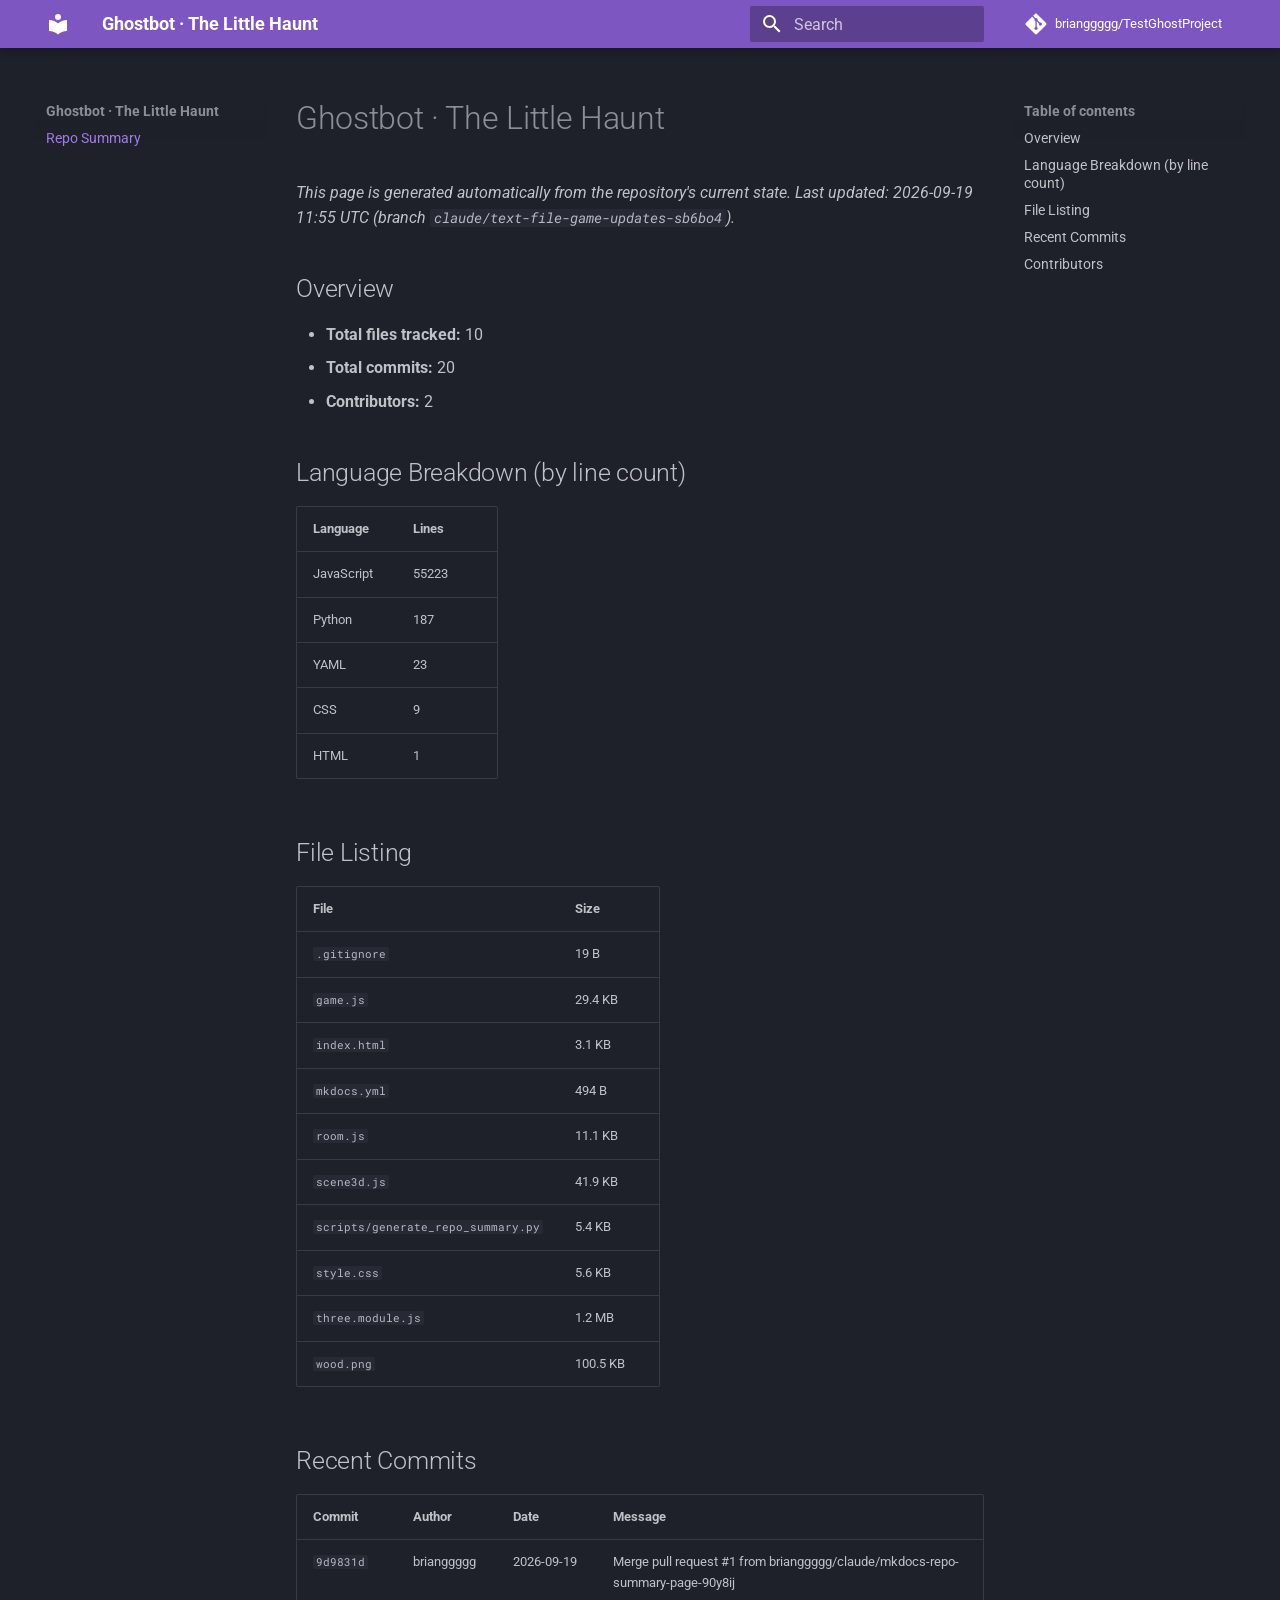
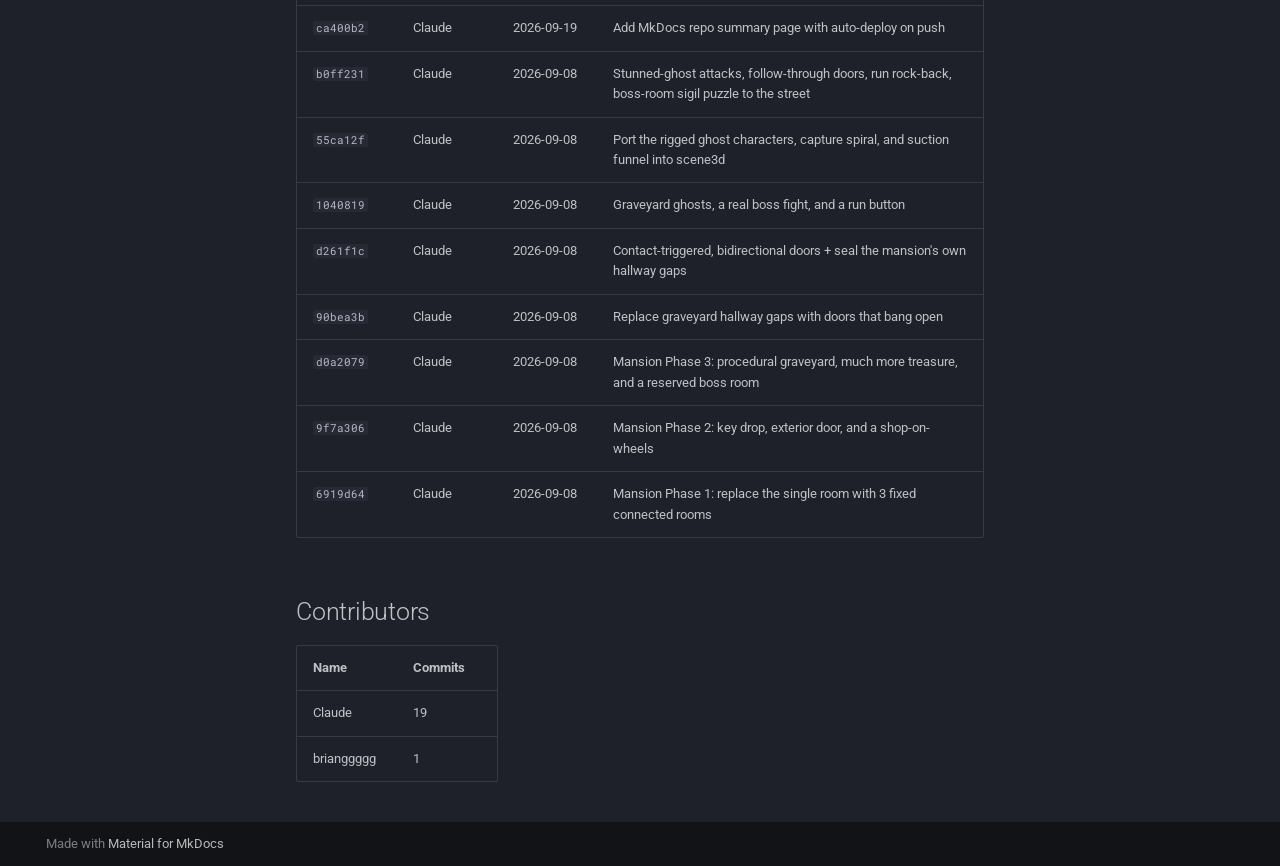
<file: index.html>
<!doctype html>
<html lang="en" class="no-js">
  <head>
    
      <meta charset="utf-8">
      <meta name="viewport" content="width=device-width,initial-scale=1">
      
        <meta name="description" content="Auto-generated repository summary for the Ghostbot 3D game project.">
      
      
      
      
      
      
        
      
      
      <link rel="icon" href="assets/images/favicon.png">
      <meta name="generator" content="mkdocs-1.6.1, mkdocs-material-9.7.7">
    
    
      
        <title>Ghostbot · The Little Haunt</title>
      
    
    
      <link rel="stylesheet" href="assets/stylesheets/main.ec1eaa64.min.css">
      
        
        <link rel="stylesheet" href="assets/stylesheets/palette.ab4e12ef.min.css">
      
      


    
    
      
    
    
      
        
        
        <link rel="preconnect" href="https://fonts.gstatic.com" crossorigin>
        <link rel="stylesheet" href="https://fonts.googleapis.com/css?family=Roboto:300,300i,400,400i,700,700i%7CRoboto+Mono:400,400i,700,700i&display=fallback">
        <style>:root{--md-text-font:"Roboto";--md-code-font:"Roboto Mono"}</style>
      
    
    
    <script>__md_scope=new URL(".",location),__md_hash=e=>[...e].reduce(((e,_)=>(e<<5)-e+_.charCodeAt(0)),0),__md_get=(e,_=localStorage,t=__md_scope)=>JSON.parse(_.getItem(t.pathname+"."+e)),__md_set=(e,_,t=localStorage,a=__md_scope)=>{try{t.setItem(a.pathname+"."+e,JSON.stringify(_))}catch(e){}}</script>
    
      

    
    
  </head>
  
  
    
    
    
    
    
    <body dir="ltr" data-md-color-scheme="slate" data-md-color-primary="deep-purple" data-md-color-accent="purple">
  
    
    <input class="md-toggle" data-md-toggle="drawer" type="checkbox" id="__drawer" autocomplete="off">
    <input class="md-toggle" data-md-toggle="search" type="checkbox" id="__search" autocomplete="off">
    <label class="md-overlay" for="__drawer"></label>
    <div data-md-component="skip">
      
        
        <a href="#ghostbot-the-little-haunt" class="md-skip">
          Skip to content
        </a>
      
    </div>
    <div data-md-component="announce">
      
    </div>
    
    
      

  

<header class="md-header md-header--shadow" data-md-component="header">
  <nav class="md-header__inner md-grid" aria-label="Header">
    <a href="." title="Ghostbot · The Little Haunt" class="md-header__button md-logo" aria-label="Ghostbot · The Little Haunt" data-md-component="logo">
      
  
  <svg xmlns="http://www.w3.org/2000/svg" viewBox="0 0 24 24"><path d="M12 8a3 3 0 0 0 3-3 3 3 0 0 0-3-3 3 3 0 0 0-3 3 3 3 0 0 0 3 3m0 3.54C9.64 9.35 6.5 8 3 8v11c3.5 0 6.64 1.35 9 3.54 2.36-2.19 5.5-3.54 9-3.54V8c-3.5 0-6.64 1.35-9 3.54"/></svg>

    </a>
    <label class="md-header__button md-icon" for="__drawer">
      
      <svg xmlns="http://www.w3.org/2000/svg" viewBox="0 0 24 24"><path d="M3 6h18v2H3zm0 5h18v2H3zm0 5h18v2H3z"/></svg>
    </label>
    <div class="md-header__title" data-md-component="header-title">
      <div class="md-header__ellipsis">
        <div class="md-header__topic">
          <span class="md-ellipsis">
            Ghostbot · The Little Haunt
          </span>
        </div>
        <div class="md-header__topic" data-md-component="header-topic">
          <span class="md-ellipsis">
            
              Repo Summary
            
          </span>
        </div>
      </div>
    </div>
    
      
    
    
    
    
      
      
        <label class="md-header__button md-icon" for="__search">
          
          <svg xmlns="http://www.w3.org/2000/svg" viewBox="0 0 24 24"><path d="M9.5 3A6.5 6.5 0 0 1 16 9.5c0 1.61-.59 3.09-1.56 4.23l.27.27h.79l5 5-1.5 1.5-5-5v-.79l-.27-.27A6.52 6.52 0 0 1 9.5 16 6.5 6.5 0 0 1 3 9.5 6.5 6.5 0 0 1 9.5 3m0 2C7 5 5 7 5 9.5S7 14 9.5 14 14 12 14 9.5 12 5 9.5 5"/></svg>
        </label>
        <div class="md-search" data-md-component="search" role="dialog">
  <label class="md-search__overlay" for="__search"></label>
  <div class="md-search__inner" role="search">
    <form class="md-search__form" name="search">
      <input type="text" class="md-search__input" name="query" aria-label="Search" placeholder="Search" autocapitalize="off" autocorrect="off" autocomplete="off" spellcheck="false" data-md-component="search-query" required>
      <label class="md-search__icon md-icon" for="__search">
        
        <svg xmlns="http://www.w3.org/2000/svg" viewBox="0 0 24 24"><path d="M9.5 3A6.5 6.5 0 0 1 16 9.5c0 1.61-.59 3.09-1.56 4.23l.27.27h.79l5 5-1.5 1.5-5-5v-.79l-.27-.27A6.52 6.52 0 0 1 9.5 16 6.5 6.5 0 0 1 3 9.5 6.5 6.5 0 0 1 9.5 3m0 2C7 5 5 7 5 9.5S7 14 9.5 14 14 12 14 9.5 12 5 9.5 5"/></svg>
        
        <svg xmlns="http://www.w3.org/2000/svg" viewBox="0 0 24 24"><path d="M20 11v2H8l5.5 5.5-1.42 1.42L4.16 12l7.92-7.92L13.5 5.5 8 11z"/></svg>
      </label>
      <nav class="md-search__options" aria-label="Search">
        
        <button type="reset" class="md-search__icon md-icon" title="Clear" aria-label="Clear" tabindex="-1">
          
          <svg xmlns="http://www.w3.org/2000/svg" viewBox="0 0 24 24"><path d="M19 6.41 17.59 5 12 10.59 6.41 5 5 6.41 10.59 12 5 17.59 6.41 19 12 13.41 17.59 19 19 17.59 13.41 12z"/></svg>
        </button>
      </nav>
      
    </form>
    <div class="md-search__output">
      <div class="md-search__scrollwrap" tabindex="0" data-md-scrollfix>
        <div class="md-search-result" data-md-component="search-result">
          <div class="md-search-result__meta">
            Initializing search
          </div>
          <ol class="md-search-result__list" role="presentation"></ol>
        </div>
      </div>
    </div>
  </div>
</div>
      
    
    
      <div class="md-header__source">
        <a href="https://github.com/brianggggg/TestGhostProject" title="Go to repository" class="md-source" data-md-component="source">
  <div class="md-source__icon md-icon">
    
    <svg xmlns="http://www.w3.org/2000/svg" viewBox="0 0 448 512"><!--! Font Awesome Free 7.1.0 by @fontawesome - https://fontawesome.com License - https://fontawesome.com/license/free (Icons: CC BY 4.0, Fonts: SIL OFL 1.1, Code: MIT License) Copyright 2025 Fonticons, Inc.--><path d="M439.6 236.1 244 40.5c-5.4-5.5-12.8-8.5-20.4-8.5s-15 3-20.4 8.4L162.5 81l51.5 51.5c27.1-9.1 52.7 16.8 43.4 43.7l49.7 49.7c34.2-11.8 61.2 31 35.5 56.7-26.5 26.5-70.2-2.9-56-37.3L240.3 199v121.9c25.3 12.5 22.3 41.8 9.1 55-6.4 6.4-15.2 10.1-24.3 10.1s-17.8-3.6-24.3-10.1c-17.6-17.6-11.1-46.9 11.2-56v-123c-20.8-8.5-24.6-30.7-18.6-45L142.6 101 8.5 235.1C3 240.6 0 247.9 0 255.5s3 15 8.5 20.4l195.6 195.7c5.4 5.4 12.7 8.4 20.4 8.4s15-3 20.4-8.4l194.7-194.7c5.4-5.4 8.4-12.8 8.4-20.4s-3-15-8.4-20.4"/></svg>
  </div>
  <div class="md-source__repository">
    brianggggg/TestGhostProject
  </div>
</a>
      </div>
    
  </nav>
  
</header>
    
    <div class="md-container" data-md-component="container">
      
      
        
          
        
      
      <main class="md-main" data-md-component="main">
        <div class="md-main__inner md-grid">
          
            
              
              <div class="md-sidebar md-sidebar--primary" data-md-component="sidebar" data-md-type="navigation" >
                <div class="md-sidebar__scrollwrap">
                  <div class="md-sidebar__inner">
                    



<nav class="md-nav md-nav--primary" aria-label="Navigation" data-md-level="0">
  <label class="md-nav__title" for="__drawer">
    <a href="." title="Ghostbot · The Little Haunt" class="md-nav__button md-logo" aria-label="Ghostbot · The Little Haunt" data-md-component="logo">
      
  
  <svg xmlns="http://www.w3.org/2000/svg" viewBox="0 0 24 24"><path d="M12 8a3 3 0 0 0 3-3 3 3 0 0 0-3-3 3 3 0 0 0-3 3 3 3 0 0 0 3 3m0 3.54C9.64 9.35 6.5 8 3 8v11c3.5 0 6.64 1.35 9 3.54 2.36-2.19 5.5-3.54 9-3.54V8c-3.5 0-6.64 1.35-9 3.54"/></svg>

    </a>
    Ghostbot · The Little Haunt
  </label>
  
    <div class="md-nav__source">
      <a href="https://github.com/brianggggg/TestGhostProject" title="Go to repository" class="md-source" data-md-component="source">
  <div class="md-source__icon md-icon">
    
    <svg xmlns="http://www.w3.org/2000/svg" viewBox="0 0 448 512"><!--! Font Awesome Free 7.1.0 by @fontawesome - https://fontawesome.com License - https://fontawesome.com/license/free (Icons: CC BY 4.0, Fonts: SIL OFL 1.1, Code: MIT License) Copyright 2025 Fonticons, Inc.--><path d="M439.6 236.1 244 40.5c-5.4-5.5-12.8-8.5-20.4-8.5s-15 3-20.4 8.4L162.5 81l51.5 51.5c27.1-9.1 52.7 16.8 43.4 43.7l49.7 49.7c34.2-11.8 61.2 31 35.5 56.7-26.5 26.5-70.2-2.9-56-37.3L240.3 199v121.9c25.3 12.5 22.3 41.8 9.1 55-6.4 6.4-15.2 10.1-24.3 10.1s-17.8-3.6-24.3-10.1c-17.6-17.6-11.1-46.9 11.2-56v-123c-20.8-8.5-24.6-30.7-18.6-45L142.6 101 8.5 235.1C3 240.6 0 247.9 0 255.5s3 15 8.5 20.4l195.6 195.7c5.4 5.4 12.7 8.4 20.4 8.4s15-3 20.4-8.4l194.7-194.7c5.4-5.4 8.4-12.8 8.4-20.4s-3-15-8.4-20.4"/></svg>
  </div>
  <div class="md-source__repository">
    brianggggg/TestGhostProject
  </div>
</a>
    </div>
  
  <ul class="md-nav__list" data-md-scrollfix>
    
      
      
  
  
    
  
  
  
    <li class="md-nav__item md-nav__item--active">
      
      <input class="md-nav__toggle md-toggle" type="checkbox" id="__toc">
      
      
        
      
      
        <label class="md-nav__link md-nav__link--active" for="__toc">
          
  
  
  <span class="md-ellipsis">
    
  
    Repo Summary
  

    
  </span>
  
  

          <span class="md-nav__icon md-icon"></span>
        </label>
      
      <a href="." class="md-nav__link md-nav__link--active">
        
  
  
  <span class="md-ellipsis">
    
  
    Repo Summary
  

    
  </span>
  
  

      </a>
      
        

<nav class="md-nav md-nav--secondary" aria-label="Table of contents">
  
  
  
    
  
  
    <label class="md-nav__title" for="__toc">
      <span class="md-nav__icon md-icon"></span>
      Table of contents
    </label>
    <ul class="md-nav__list" data-md-component="toc" data-md-scrollfix>
      
        <li class="md-nav__item">
  <a href="#overview" class="md-nav__link">
    <span class="md-ellipsis">
      
        Overview
      
    </span>
  </a>
  
</li>
      
        <li class="md-nav__item">
  <a href="#language-breakdown-by-line-count" class="md-nav__link">
    <span class="md-ellipsis">
      
        Language Breakdown (by line count)
      
    </span>
  </a>
  
</li>
      
        <li class="md-nav__item">
  <a href="#file-listing" class="md-nav__link">
    <span class="md-ellipsis">
      
        File Listing
      
    </span>
  </a>
  
</li>
      
        <li class="md-nav__item">
  <a href="#recent-commits" class="md-nav__link">
    <span class="md-ellipsis">
      
        Recent Commits
      
    </span>
  </a>
  
</li>
      
        <li class="md-nav__item">
  <a href="#contributors" class="md-nav__link">
    <span class="md-ellipsis">
      
        Contributors
      
    </span>
  </a>
  
</li>
      
    </ul>
  
</nav>
      
    </li>
  

    
  </ul>
</nav>
                  </div>
                </div>
              </div>
            
            
              
              <div class="md-sidebar md-sidebar--secondary" data-md-component="sidebar" data-md-type="toc" >
                <div class="md-sidebar__scrollwrap">
                  <div class="md-sidebar__inner">
                    

<nav class="md-nav md-nav--secondary" aria-label="Table of contents">
  
  
  
    
  
  
    <label class="md-nav__title" for="__toc">
      <span class="md-nav__icon md-icon"></span>
      Table of contents
    </label>
    <ul class="md-nav__list" data-md-component="toc" data-md-scrollfix>
      
        <li class="md-nav__item">
  <a href="#overview" class="md-nav__link">
    <span class="md-ellipsis">
      
        Overview
      
    </span>
  </a>
  
</li>
      
        <li class="md-nav__item">
  <a href="#language-breakdown-by-line-count" class="md-nav__link">
    <span class="md-ellipsis">
      
        Language Breakdown (by line count)
      
    </span>
  </a>
  
</li>
      
        <li class="md-nav__item">
  <a href="#file-listing" class="md-nav__link">
    <span class="md-ellipsis">
      
        File Listing
      
    </span>
  </a>
  
</li>
      
        <li class="md-nav__item">
  <a href="#recent-commits" class="md-nav__link">
    <span class="md-ellipsis">
      
        Recent Commits
      
    </span>
  </a>
  
</li>
      
        <li class="md-nav__item">
  <a href="#contributors" class="md-nav__link">
    <span class="md-ellipsis">
      
        Contributors
      
    </span>
  </a>
  
</li>
      
    </ul>
  
</nav>
                  </div>
                </div>
              </div>
            
          
          
            <div class="md-content" data-md-component="content">
              
              <article class="md-content__inner md-typeset">
                
                  


  
  


<h1 id="ghostbot-the-little-haunt">Ghostbot · The Little Haunt<a class="headerlink" href="#ghostbot-the-little-haunt" title="Permanent link">&para;</a></h1>
<p><em>This page is generated automatically from the repository's current state. Last updated: </em><em>2026-09-19 11:55 UTC</em><em> (branch <code>claude/text-file-game-updates-sb6bo4</code>).</em></p>
<h2 id="overview">Overview<a class="headerlink" href="#overview" title="Permanent link">&para;</a></h2>
<ul>
<li><strong>Total files tracked:</strong> 10</li>
<li><strong>Total commits:</strong> 20</li>
<li><strong>Contributors:</strong> 2</li>
</ul>
<h2 id="language-breakdown-by-line-count">Language Breakdown (by line count)<a class="headerlink" href="#language-breakdown-by-line-count" title="Permanent link">&para;</a></h2>
<table>
<thead>
<tr>
<th>Language</th>
<th>Lines</th>
</tr>
</thead>
<tbody>
<tr>
<td>JavaScript</td>
<td>55223</td>
</tr>
<tr>
<td>Python</td>
<td>187</td>
</tr>
<tr>
<td>YAML</td>
<td>23</td>
</tr>
<tr>
<td>CSS</td>
<td>9</td>
</tr>
<tr>
<td>HTML</td>
<td>1</td>
</tr>
</tbody>
</table>
<h2 id="file-listing">File Listing<a class="headerlink" href="#file-listing" title="Permanent link">&para;</a></h2>
<table>
<thead>
<tr>
<th>File</th>
<th>Size</th>
</tr>
</thead>
<tbody>
<tr>
<td><code>.gitignore</code></td>
<td>19 B</td>
</tr>
<tr>
<td><code>game.js</code></td>
<td>29.4 KB</td>
</tr>
<tr>
<td><code>index.html</code></td>
<td>3.1 KB</td>
</tr>
<tr>
<td><code>mkdocs.yml</code></td>
<td>494 B</td>
</tr>
<tr>
<td><code>room.js</code></td>
<td>11.1 KB</td>
</tr>
<tr>
<td><code>scene3d.js</code></td>
<td>41.9 KB</td>
</tr>
<tr>
<td><code>scripts/generate_repo_summary.py</code></td>
<td>5.4 KB</td>
</tr>
<tr>
<td><code>style.css</code></td>
<td>5.6 KB</td>
</tr>
<tr>
<td><code>three.module.js</code></td>
<td>1.2 MB</td>
</tr>
<tr>
<td><code>wood.png</code></td>
<td>100.5 KB</td>
</tr>
</tbody>
</table>
<h2 id="recent-commits">Recent Commits<a class="headerlink" href="#recent-commits" title="Permanent link">&para;</a></h2>
<table>
<thead>
<tr>
<th>Commit</th>
<th>Author</th>
<th>Date</th>
<th>Message</th>
</tr>
</thead>
<tbody>
<tr>
<td><code>9d9831d</code></td>
<td>brianggggg</td>
<td>2026-09-19</td>
<td>Merge pull request #1 from brianggggg/claude/mkdocs-repo-summary-page-90y8ij</td>
</tr>
<tr>
<td><code>ca400b2</code></td>
<td>Claude</td>
<td>2026-09-19</td>
<td>Add MkDocs repo summary page with auto-deploy on push</td>
</tr>
<tr>
<td><code>b0ff231</code></td>
<td>Claude</td>
<td>2026-09-08</td>
<td>Stunned-ghost attacks, follow-through doors, run rock-back, boss-room sigil puzzle to the street</td>
</tr>
<tr>
<td><code>55ca12f</code></td>
<td>Claude</td>
<td>2026-09-08</td>
<td>Port the rigged ghost characters, capture spiral, and suction funnel into scene3d</td>
</tr>
<tr>
<td><code>1040819</code></td>
<td>Claude</td>
<td>2026-09-08</td>
<td>Graveyard ghosts, a real boss fight, and a run button</td>
</tr>
<tr>
<td><code>d261f1c</code></td>
<td>Claude</td>
<td>2026-09-08</td>
<td>Contact-triggered, bidirectional doors + seal the mansion's own hallway gaps</td>
</tr>
<tr>
<td><code>90bea3b</code></td>
<td>Claude</td>
<td>2026-09-08</td>
<td>Replace graveyard hallway gaps with doors that bang open</td>
</tr>
<tr>
<td><code>d0a2079</code></td>
<td>Claude</td>
<td>2026-09-08</td>
<td>Mansion Phase 3: procedural graveyard, much more treasure, and a reserved boss room</td>
</tr>
<tr>
<td><code>9f7a306</code></td>
<td>Claude</td>
<td>2026-09-08</td>
<td>Mansion Phase 2: key drop, exterior door, and a shop-on-wheels</td>
</tr>
<tr>
<td><code>6919d64</code></td>
<td>Claude</td>
<td>2026-09-08</td>
<td>Mansion Phase 1: replace the single room with 3 fixed connected rooms</td>
</tr>
</tbody>
</table>
<h2 id="contributors">Contributors<a class="headerlink" href="#contributors" title="Permanent link">&para;</a></h2>
<table>
<thead>
<tr>
<th>Name</th>
<th>Commits</th>
</tr>
</thead>
<tbody>
<tr>
<td>Claude</td>
<td>19</td>
</tr>
<tr>
<td>brianggggg</td>
<td>1</td>
</tr>
</tbody>
</table>












                
              </article>
            </div>
          
          
<script>var target=document.getElementById(location.hash.slice(1));target&&target.name&&(target.checked=target.name.startsWith("__tabbed_"))</script>
        </div>
        
      </main>
      
        <footer class="md-footer">
  
  <div class="md-footer-meta md-typeset">
    <div class="md-footer-meta__inner md-grid">
      <div class="md-copyright">
  
  
    Made with
    <a href="https://squidfunk.github.io/mkdocs-material/" target="_blank" rel="noopener">
      Material for MkDocs
    </a>
  
</div>
      
    </div>
  </div>
</footer>
      
    </div>
    <div class="md-dialog" data-md-component="dialog">
      <div class="md-dialog__inner md-typeset"></div>
    </div>
    
    
    
      
      
      <script id="__config" type="application/json">{"annotate": null, "base": ".", "features": ["navigation.instant", "content.code.copy"], "search": "assets/javascripts/workers/search.2c215733.min.js", "tags": null, "translations": {"clipboard.copied": "Copied to clipboard", "clipboard.copy": "Copy to clipboard", "search.result.more.one": "1 more on this page", "search.result.more.other": "# more on this page", "search.result.none": "No matching documents", "search.result.one": "1 matching document", "search.result.other": "# matching documents", "search.result.placeholder": "Type to start searching", "search.result.term.missing": "Missing", "select.version": "Select version"}, "version": null}</script>
    
    
      <script src="assets/javascripts/bundle.d7400e89.min.js"></script>
      
    
  </body>
</html>
</file>
<file: assets/stylesheets/main.ec1eaa64.min.css>
@charset "UTF-8";html{-webkit-text-size-adjust:none;-moz-text-size-adjust:none;text-size-adjust:none;box-sizing:border-box}*,:after,:before{box-sizing:inherit}@media (prefers-reduced-motion){*,:after,:before{transition:none!important}}body{margin:0}a,button,input,label{-webkit-tap-highlight-color:transparent}a{color:inherit;text-decoration:none}hr{border:0;box-sizing:initial;display:block;height:.05rem;overflow:visible;padding:0}small{font-size:80%}sub,sup{line-height:1em}img{border-style:none}table{border-collapse:initial;border-spacing:0}td,th{font-weight:400;vertical-align:top}button{background:#0000;border:0;font-family:inherit;font-size:inherit;margin:0;padding:0}input{border:0;outline:none}:root{--md-primary-fg-color:#4051b5;--md-primary-fg-color--light:#5d6cc0;--md-primary-fg-color--dark:#303fa1;--md-primary-bg-color:#fff;--md-primary-bg-color--light:#ffffffb3;--md-accent-fg-color:#526cfe;--md-accent-fg-color--transparent:#526cfe1a;--md-accent-bg-color:#fff;--md-accent-bg-color--light:#ffffffb3}[data-md-color-scheme=default]{color-scheme:light}[data-md-color-scheme=default] img[src$="#gh-dark-mode-only"],[data-md-color-scheme=default] img[src$="#only-dark"]{display:none}:root,[data-md-color-scheme=default]{--md-hue:225deg;--md-default-fg-color:#000000de;--md-default-fg-color--light:#0000008a;--md-default-fg-color--lighter:#00000052;--md-default-fg-color--lightest:#00000012;--md-default-bg-color:#fff;--md-default-bg-color--light:#ffffffb3;--md-default-bg-color--lighter:#ffffff4d;--md-default-bg-color--lightest:#ffffff1f;--md-code-fg-color:#36464e;--md-code-bg-color:#f5f5f5;--md-code-bg-color--light:#f5f5f5b3;--md-code-bg-color--lighter:#f5f5f54d;--md-code-hl-color:#4287ff;--md-code-hl-color--light:#4287ff1a;--md-code-hl-number-color:#d52a2a;--md-code-hl-special-color:#db1457;--md-code-hl-function-color:#a846b9;--md-code-hl-constant-color:#6e59d9;--md-code-hl-keyword-color:#3f6ec6;--md-code-hl-string-color:#1c7d4d;--md-code-hl-name-color:var(--md-code-fg-color);--md-code-hl-operator-color:var(--md-default-fg-color--light);--md-code-hl-punctuation-color:var(--md-default-fg-color--light);--md-code-hl-comment-color:var(--md-default-fg-color--light);--md-code-hl-generic-color:var(--md-default-fg-color--light);--md-code-hl-variable-color:var(--md-default-fg-color--light);--md-typeset-color:var(--md-default-fg-color);--md-typeset-a-color:var(--md-primary-fg-color);--md-typeset-del-color:#f5503d26;--md-typeset-ins-color:#0bd57026;--md-typeset-kbd-color:#fafafa;--md-typeset-kbd-accent-color:#fff;--md-typeset-kbd-border-color:#b8b8b8;--md-typeset-mark-color:#ffff0080;--md-typeset-table-color:#0000001f;--md-typeset-table-color--light:rgba(0,0,0,.035);--md-admonition-fg-color:var(--md-default-fg-color);--md-admonition-bg-color:var(--md-default-bg-color);--md-warning-fg-color:#000000de;--md-warning-bg-color:#ff9;--md-footer-fg-color:#fff;--md-footer-fg-color--light:#ffffffb3;--md-footer-fg-color--lighter:#ffffff73;--md-footer-bg-color:#000000de;--md-footer-bg-color--dark:#00000052;--md-shadow-z1:0 0.2rem 0.5rem #0000000d,0 0 0.05rem #0000001a;--md-shadow-z2:0 0.2rem 0.5rem #0000001a,0 0 0.05rem #00000040;--md-shadow-z3:0 0.2rem 0.5rem #0003,0 0 0.05rem #00000059}.md-icon svg{fill:currentcolor;display:block;height:1.2rem;width:1.2rem}body{-webkit-font-smoothing:antialiased;-moz-osx-font-smoothing:grayscale;--md-text-font-family:var(--md-text-font,_),-apple-system,BlinkMacSystemFont,Helvetica,Arial,sans-serif;--md-code-font-family:var(--md-code-font,_),SFMono-Regular,Consolas,Menlo,monospace}aside,body,input{font-feature-settings:"kern","liga";color:var(--md-typeset-color);font-family:var(--md-text-font-family)}code,kbd,pre{font-feature-settings:"kern";font-family:var(--md-code-font-family)}:root{--md-typeset-table-sort-icon:url('data:image/svg+xml;charset=utf-8,<svg xmlns="http://www.w3.org/2000/svg" viewBox="0 0 24 24"><path d="m18 21-4-4h3V7h-3l4-4 4 4h-3v10h3M2 19v-2h10v2M2 13v-2h7v2M2 7V5h4v2z"/></svg>');--md-typeset-table-sort-icon--asc:url('data:image/svg+xml;charset=utf-8,<svg xmlns="http://www.w3.org/2000/svg" viewBox="0 0 24 24"><path d="M19 17h3l-4 4-4-4h3V3h2M2 17h10v2H2M6 5v2H2V5m0 6h7v2H2z"/></svg>');--md-typeset-table-sort-icon--desc:url('data:image/svg+xml;charset=utf-8,<svg xmlns="http://www.w3.org/2000/svg" viewBox="0 0 24 24"><path d="M19 7h3l-4-4-4 4h3v14h2M2 17h10v2H2M6 5v2H2V5m0 6h7v2H2z"/></svg>')}.md-typeset{-webkit-print-color-adjust:exact;color-adjust:exact;font-size:.8rem;line-height:1.6;overflow-wrap:break-word}@media print{.md-typeset{font-size:.68rem}}.md-typeset blockquote,.md-typeset dl,.md-typeset figure,.md-typeset ol,.md-typeset pre,.md-typeset ul{margin-bottom:1em;margin-top:1em}.md-typeset h1{color:var(--md-default-fg-color--light);font-size:2em;line-height:1.3;margin:0 0 1.25em}.md-typeset h1,.md-typeset h2{font-weight:300;letter-spacing:-.01em}.md-typeset h2{font-size:1.5625em;line-height:1.4;margin:1.6em 0 .64em}.md-typeset h3{font-size:1.25em;font-weight:400;letter-spacing:-.01em;line-height:1.5;margin:1.6em 0 .8em}.md-typeset h2+h3{margin-top:.8em}.md-typeset h4{font-weight:700;letter-spacing:-.01em;margin:1em 0}.md-typeset h5,.md-typeset h6{color:var(--md-default-fg-color--light);font-size:.8em;font-weight:700;letter-spacing:-.01em;margin:1.25em 0}.md-typeset h5{text-transform:uppercase}.md-typeset h5 code{text-transform:none}.md-typeset hr{border-bottom:.05rem solid var(--md-default-fg-color--lightest);display:flow-root;margin:1.5em 0}.md-typeset a{color:var(--md-typeset-a-color);word-break:break-word}.md-typeset a,.md-typeset a:before{transition:color 125ms}.md-typeset a:focus,.md-typeset a:hover{color:var(--md-accent-fg-color)}.md-typeset a:focus code,.md-typeset a:hover code{background-color:var(--md-accent-fg-color--transparent);color:var(--md-accent-fg-color)}.md-typeset a code{color:var(--md-typeset-a-color)}.md-typeset a.focus-visible{outline-color:var(--md-accent-fg-color);outline-offset:.2rem}.md-typeset code,.md-typeset kbd,.md-typeset pre{color:var(--md-code-fg-color);direction:ltr;font-variant-ligatures:none;transition:background-color 125ms}@media print{.md-typeset code,.md-typeset kbd,.md-typeset pre{white-space:pre-wrap}}.md-typeset code{background-color:var(--md-code-bg-color);border-radius:.1rem;-webkit-box-decoration-break:clone;box-decoration-break:clone;font-size:.85em;padding:0 .2941176471em;transition:color 125ms,background-color 125ms;word-break:break-word}.md-typeset code:not(.focus-visible){-webkit-tap-highlight-color:transparent;outline:none}.md-typeset pre{display:flow-root;line-height:1.4;position:relative}.md-typeset pre>code{-webkit-box-decoration-break:slice;box-decoration-break:slice;box-shadow:none;display:block;margin:0;outline-color:var(--md-accent-fg-color);overflow:auto;padding:.7720588235em 1.1764705882em;scrollbar-color:var(--md-default-fg-color--lighter) #0000;scrollbar-width:thin;touch-action:auto;word-break:normal}.md-typeset pre>code:hover{scrollbar-color:var(--md-accent-fg-color) #0000}.md-typeset pre>code::-webkit-scrollbar{height:.2rem;width:.2rem}.md-typeset pre>code::-webkit-scrollbar-thumb{background-color:var(--md-default-fg-color--lighter)}.md-typeset pre>code::-webkit-scrollbar-thumb:hover{background-color:var(--md-accent-fg-color)}.md-typeset kbd{background-color:var(--md-typeset-kbd-color);border-radius:.1rem;box-shadow:0 .1rem 0 .05rem var(--md-typeset-kbd-border-color),0 .1rem 0 var(--md-typeset-kbd-border-color),0 -.1rem .2rem var(--md-typeset-kbd-accent-color) inset;color:var(--md-default-fg-color);display:inline-block;font-size:.75em;padding:0 .6666666667em;vertical-align:text-top;word-break:break-word}.md-typeset mark{background-color:var(--md-typeset-mark-color);-webkit-box-decoration-break:clone;box-decoration-break:clone;color:inherit;word-break:break-word}.md-typeset abbr{cursor:help;text-decoration:none}.md-typeset [data-preview],.md-typeset abbr{border-bottom:.05rem dotted var(--md-default-fg-color--light)}.md-typeset small{opacity:.75}[dir=ltr] .md-typeset sub,[dir=ltr] .md-typeset sup{margin-left:.078125em}[dir=rtl] .md-typeset sub,[dir=rtl] .md-typeset sup{margin-right:.078125em}[dir=ltr] .md-typeset blockquote{padding-left:.6rem}[dir=rtl] .md-typeset blockquote{padding-right:.6rem}[dir=ltr] .md-typeset blockquote{border-left:.2rem solid var(--md-default-fg-color--lighter)}[dir=rtl] .md-typeset blockquote{border-right:.2rem solid var(--md-default-fg-color--lighter)}.md-typeset blockquote{color:var(--md-default-fg-color--light);margin-left:0;margin-right:0}.md-typeset ul{list-style-type:disc}.md-typeset ul[type]{list-style-type:revert-layer}[dir=ltr] .md-typeset ol,[dir=ltr] .md-typeset ul{margin-left:.625em}[dir=rtl] .md-typeset ol,[dir=rtl] .md-typeset ul{margin-right:.625em}.md-typeset ol,.md-typeset ul{padding:0}.md-typeset ol:not([hidden]),.md-typeset ul:not([hidden]){display:flow-root}.md-typeset ol ol,.md-typeset ul ol{list-style-type:lower-alpha}.md-typeset ol ol ol,.md-typeset ul ol ol{list-style-type:lower-roman}.md-typeset ol ol ol ol,.md-typeset ul ol ol ol{list-style-type:upper-alpha}.md-typeset ol ol ol ol ol,.md-typeset ul ol ol ol ol{list-style-type:upper-roman}.md-typeset ol[type],.md-typeset ul[type]{list-style-type:revert-layer}[dir=ltr] .md-typeset ol li,[dir=ltr] .md-typeset ul li{margin-left:1.25em}[dir=rtl] .md-typeset ol li,[dir=rtl] .md-typeset ul li{margin-right:1.25em}.md-typeset ol li,.md-typeset ul li{margin-bottom:.5em}.md-typeset ol li blockquote,.md-typeset ol li p,.md-typeset ul li blockquote,.md-typeset ul li p{margin:.5em 0}.md-typeset ol li:last-child,.md-typeset ul li:last-child{margin-bottom:0}[dir=ltr] .md-typeset ol li ol,[dir=ltr] .md-typeset ol li ul,[dir=ltr] .md-typeset ul li ol,[dir=ltr] .md-typeset ul li ul{margin-left:.625em}[dir=rtl] .md-typeset ol li ol,[dir=rtl] .md-typeset ol li ul,[dir=rtl] .md-typeset ul li ol,[dir=rtl] .md-typeset ul li ul{margin-right:.625em}.md-typeset ol li ol,.md-typeset ol li ul,.md-typeset ul li ol,.md-typeset ul li ul{margin-bottom:.5em;margin-top:.5em}[dir=ltr] .md-typeset dd{margin-left:1.875em}[dir=rtl] .md-typeset dd{margin-right:1.875em}.md-typeset dd{margin-bottom:1.5em;margin-top:1em}.md-typeset img,.md-typeset svg,.md-typeset video{height:auto;max-width:100%}.md-typeset img[align=left]{margin:1em 1em 1em 0}.md-typeset img[align=right]{margin:1em 0 1em 1em}.md-typeset img[align]:only-child{margin-top:0}.md-typeset figure{display:flow-root;margin:1em auto;max-width:100%;text-align:center;width:fit-content}.md-typeset figure img{display:block;margin:0 auto}.md-typeset figcaption{font-style:italic;margin:1em auto;max-width:24rem}.md-typeset iframe{max-width:100%}.md-typeset table:not([class]){background-color:var(--md-default-bg-color);border:.05rem solid var(--md-typeset-table-color);border-radius:.1rem;display:inline-block;font-size:.64rem;max-width:100%;overflow:auto;touch-action:auto}@media print{.md-typeset table:not([class]){display:table}}.md-typeset table:not([class])+*{margin-top:1.5em}.md-typeset table:not([class]) td>:first-child,.md-typeset table:not([class]) th>:first-child{margin-top:0}.md-typeset table:not([class]) td>:last-child,.md-typeset table:not([class]) th>:last-child{margin-bottom:0}.md-typeset table:not([class]) td:not([align]),.md-typeset table:not([class]) th:not([align]){text-align:left}[dir=rtl] .md-typeset table:not([class]) td:not([align]),[dir=rtl] .md-typeset table:not([class]) th:not([align]){text-align:right}.md-typeset table:not([class]) th{font-weight:700;min-width:5rem;padding:.9375em 1.25em;vertical-align:top}.md-typeset table:not([class]) td{border-top:.05rem solid var(--md-typeset-table-color);padding:.9375em 1.25em;vertical-align:top}.md-typeset table:not([class]) tbody tr{transition:background-color 125ms}.md-typeset table:not([class]) tbody tr:hover{background-color:var(--md-typeset-table-color--light);box-shadow:0 .05rem 0 var(--md-default-bg-color) inset}.md-typeset table:not([class]) a{word-break:normal}.md-typeset table th[role=columnheader]{cursor:pointer}[dir=ltr] .md-typeset table th[role=columnheader]:after{margin-left:.5em}[dir=rtl] .md-typeset table th[role=columnheader]:after{margin-right:.5em}.md-typeset table th[role=columnheader]:after{content:"";display:inline-block;height:1.2em;-webkit-mask-image:var(--md-typeset-table-sort-icon);mask-image:var(--md-typeset-table-sort-icon);-webkit-mask-repeat:no-repeat;mask-repeat:no-repeat;-webkit-mask-size:contain;mask-size:contain;transition:background-color 125ms;vertical-align:text-bottom;width:1.2em}.md-typeset table th[role=columnheader]:hover:after{background-color:var(--md-default-fg-color--lighter)}.md-typeset table th[role=columnheader][aria-sort=ascending]:after{background-color:var(--md-default-fg-color--light);-webkit-mask-image:var(--md-typeset-table-sort-icon--asc);mask-image:var(--md-typeset-table-sort-icon--asc)}.md-typeset table th[role=columnheader][aria-sort=descending]:after{background-color:var(--md-default-fg-color--light);-webkit-mask-image:var(--md-typeset-table-sort-icon--desc);mask-image:var(--md-typeset-table-sort-icon--desc)}.md-typeset__scrollwrap{margin:1em -.8rem;overflow-x:auto;touch-action:auto}.md-typeset__table{display:inline-block;margin-bottom:.5em;padding:0 .8rem}@media print{.md-typeset__table{display:block}}html .md-typeset__table table{display:table;margin:0;overflow:hidden;width:100%}@media screen and (max-width:44.984375em){.md-content__inner>pre{margin:1em -.8rem}.md-content__inner>pre code{border-radius:0}}.md-typeset .md-author{border-radius:100%;display:block;flex-shrink:0;height:1.6rem;overflow:hidden;position:relative;transition:color 125ms,transform 125ms;width:1.6rem}.md-typeset .md-author img{display:block}.md-typeset .md-author--more{background:var(--md-default-fg-color--lightest);color:var(--md-default-fg-color--lighter);font-size:.6rem;font-weight:700;line-height:1.6rem;text-align:center}.md-typeset .md-author--long{height:2.4rem;width:2.4rem}.md-typeset a.md-author{transform:scale(1)}.md-typeset a.md-author img{border-radius:100%;filter:grayscale(100%) opacity(75%);transition:filter 125ms}.md-typeset a.md-author:focus,.md-typeset a.md-author:hover{transform:scale(1.1);z-index:1}.md-typeset a.md-author:focus img,.md-typeset a.md-author:hover img{filter:grayscale(0)}.md-banner{background-color:var(--md-footer-bg-color);color:var(--md-footer-fg-color);overflow:auto}@media print{.md-banner{display:none}}.md-banner--warning{background-color:var(--md-warning-bg-color);color:var(--md-warning-fg-color)}.md-banner__inner{font-size:.7rem;margin:.6rem auto;padding:0 .8rem}[dir=ltr] .md-banner__button{float:right}[dir=rtl] .md-banner__button{float:left}.md-banner__button{color:inherit;cursor:pointer;transition:opacity .25s}.no-js .md-banner__button{display:none}.md-banner__button:hover{opacity:.7}html{font-size:125%;height:100%;overflow-x:hidden}@media screen and (min-width:100em){html{font-size:137.5%}}@media screen and (min-width:125em){html{font-size:150%}}body{background-color:var(--md-default-bg-color);display:flex;flex-direction:column;font-size:.5rem;min-height:100%;position:relative;width:100%}@media print{body{display:block}}@media screen and (max-width:59.984375em){body[data-md-scrolllock]{position:fixed}}.md-grid{margin-left:auto;margin-right:auto;max-width:61rem}.md-container{display:flex;flex-direction:column;flex-grow:1}@media print{.md-container{display:block}}.md-main{flex-grow:1}.md-main__inner{display:flex;height:100%;margin-top:1.5rem}.md-ellipsis{overflow:hidden;text-overflow:ellipsis}.md-toggle{display:none}.md-option{height:0;opacity:0;position:absolute;width:0}.md-option:checked+label:not([hidden]){display:block}.md-option.focus-visible+label{outline-color:var(--md-accent-fg-color);outline-style:auto}.md-skip{background-color:var(--md-default-fg-color);border-radius:.1rem;color:var(--md-default-bg-color);font-size:.64rem;margin:.5rem;opacity:0;outline-color:var(--md-accent-fg-color);padding:.3rem .5rem;position:fixed;transform:translateY(.4rem);z-index:-1}.md-skip:focus{opacity:1;transform:translateY(0);transition:transform .25s cubic-bezier(.4,0,.2,1),opacity 175ms 75ms;z-index:10}@page{margin:25mm}:root{--md-clipboard-icon:url('data:image/svg+xml;charset=utf-8,<svg xmlns="http://www.w3.org/2000/svg" viewBox="0 0 24 24"><path d="M19 21H8V7h11m0-2H8a2 2 0 0 0-2 2v14a2 2 0 0 0 2 2h11a2 2 0 0 0 2-2V7a2 2 0 0 0-2-2m-3-4H4a2 2 0 0 0-2 2v14h2V3h12z"/></svg>')}.md-clipboard{border-radius:.1rem;color:var(--md-default-fg-color--lightest);cursor:pointer;height:1.5em;outline-color:var(--md-accent-fg-color);outline-offset:.1rem;transition:color .25s;width:1.5em;z-index:1}@media print{.md-clipboard{display:none}}.md-clipboard:not(.focus-visible){-webkit-tap-highlight-color:transparent;outline:none}:hover>.md-clipboard{color:var(--md-default-fg-color--light)}.md-clipboard:focus,.md-clipboard:hover{color:var(--md-accent-fg-color)}.md-clipboard:after{background-color:currentcolor;content:"";display:block;height:1.125em;margin:0 auto;-webkit-mask-image:var(--md-clipboard-icon);mask-image:var(--md-clipboard-icon);-webkit-mask-position:center;mask-position:center;-webkit-mask-repeat:no-repeat;mask-repeat:no-repeat;-webkit-mask-size:contain;mask-size:contain;width:1.125em}.md-clipboard--inline{cursor:pointer}.md-clipboard--inline code{transition:color .25s,background-color .25s}.md-clipboard--inline:focus code,.md-clipboard--inline:hover code{background-color:var(--md-accent-fg-color--transparent);color:var(--md-accent-fg-color)}:root{--md-code-select-icon:url('data:image/svg+xml;charset=utf-8,<svg xmlns="http://www.w3.org/2000/svg" viewBox="0 0 24 24"><path d="M19 19h-4v2h4c1.1 0 2-.9 2-2v-4h-2m0-12h-4v2h4v4h2V5c0-1.1-.9-2-2-2M5 5h4V3H5c-1.1 0-2 .9-2 2v4h2m0 6H3v4c0 1.1.9 2 2 2h4v-2H5zm2-4h2v2H7zm4 0h2v2h-2zm4 0h2v2h-2zM7 7h2v2H7zm4 0h2v2h-2zm4 0h2v2h-2zm-8 8h2v2H7zm4 0h2v2h-2zm4 0h2v2h-2z"/></svg>');--md-code-copy-icon:url('data:image/svg+xml;charset=utf-8,<svg xmlns="http://www.w3.org/2000/svg" viewBox="0 0 24 24"><path d="M19 21H8V7h11m0-2H8a2 2 0 0 0-2 2v14a2 2 0 0 0 2 2h11a2 2 0 0 0 2-2V7a2 2 0 0 0-2-2m-3-4H4a2 2 0 0 0-2 2v14h2V3h12z"/></svg>')}.md-typeset .md-code__content{display:grid}.md-code__nav{background-color:var(--md-code-bg-color--lighter);border-radius:.1rem;display:flex;gap:.2rem;padding:.2rem;position:absolute;right:.25em;top:.25em;transition:background-color .25s;z-index:1}:hover>.md-code__nav{background-color:var(--md-code-bg-color--light)}.md-code__button{color:var(--md-default-fg-color--lightest);cursor:pointer;display:block;height:1.5em;outline-color:var(--md-accent-fg-color);outline-offset:.1rem;transition:color .25s;width:1.5em}:hover>*>.md-code__button{color:var(--md-default-fg-color--light)}.md-code__button.focus-visible,.md-code__button:hover{color:var(--md-accent-fg-color)}.md-code__button--active{color:var(--md-default-fg-color)!important}.md-code__button:after{background-color:currentcolor;content:"";display:block;height:1.125em;margin:0 auto;-webkit-mask-position:center;mask-position:center;-webkit-mask-repeat:no-repeat;mask-repeat:no-repeat;-webkit-mask-size:contain;mask-size:contain;width:1.125em}.md-code__button[data-md-type=select]:after{-webkit-mask-image:var(--md-code-select-icon);mask-image:var(--md-code-select-icon)}.md-code__button[data-md-type=copy]:after{-webkit-mask-image:var(--md-code-copy-icon);mask-image:var(--md-code-copy-icon)}@keyframes consent{0%{opacity:0;transform:translateY(100%)}to{opacity:1;transform:translateY(0)}}@keyframes overlay{0%{opacity:0}to{opacity:1}}.md-consent__overlay{animation:overlay .25s both;-webkit-backdrop-filter:blur(.1rem);backdrop-filter:blur(.1rem);background-color:#0000008a;height:100%;opacity:1;position:fixed;top:0;width:100%;z-index:5}.md-consent__inner{animation:consent .5s cubic-bezier(.1,.7,.1,1) both;background-color:var(--md-default-bg-color);border:0;border-radius:.1rem;bottom:0;box-shadow:0 0 .2rem #0000001a,0 .2rem .4rem #0003;max-height:100%;overflow:auto;padding:0;position:fixed;width:100%;z-index:5}.md-consent__form{padding:.8rem}.md-consent__settings{display:none;margin:1em 0}input:checked+.md-consent__settings{display:block}.md-consent__controls{margin-bottom:.8rem}.md-typeset .md-consent__controls .md-button{display:inline}@media screen and (max-width:44.984375em){.md-typeset .md-consent__controls .md-button{display:block;margin-top:.4rem;text-align:center;width:100%}}.md-consent label{cursor:pointer}.md-content{flex-grow:1;min-width:0}.md-content__inner{margin:0 .8rem 1.2rem;padding-top:.6rem}@media screen and (min-width:76.25em){[dir=ltr] .md-sidebar--primary:not([hidden])~.md-content>.md-content__inner{margin-left:1.2rem}[dir=ltr] .md-sidebar--secondary:not([hidden])~.md-content>.md-content__inner,[dir=rtl] .md-sidebar--primary:not([hidden])~.md-content>.md-content__inner{margin-right:1.2rem}[dir=rtl] .md-sidebar--secondary:not([hidden])~.md-content>.md-content__inner{margin-left:1.2rem}}.md-content__inner:before{content:"";display:block;height:.4rem}.md-content__inner>:last-child{margin-bottom:0}[dir=ltr] .md-content__button{float:right}[dir=rtl] .md-content__button{float:left}[dir=ltr] .md-content__button{margin-left:.4rem}[dir=rtl] .md-content__button{margin-right:.4rem}.md-content__button{margin:.4rem 0;padding:0}@media print{.md-content__button{display:none}}.md-typeset .md-content__button{color:var(--md-default-fg-color--lighter)}.md-content__button svg{display:inline;vertical-align:top}[dir=rtl] .md-content__button svg{transform:scaleX(-1)}[dir=ltr] .md-dialog{right:.8rem}[dir=rtl] .md-dialog{left:.8rem}.md-dialog{background-color:var(--md-default-fg-color);border-radius:.1rem;bottom:.8rem;box-shadow:var(--md-shadow-z3);min-width:11.1rem;opacity:0;padding:.4rem .6rem;pointer-events:none;position:fixed;transform:translateY(100%);transition:transform 0ms .4s,opacity .4s;z-index:4}@media print{.md-dialog{display:none}}.md-dialog--active{opacity:1;pointer-events:auto;transform:translateY(0);transition:transform .4s cubic-bezier(.075,.85,.175,1),opacity .4s}.md-dialog__inner{color:var(--md-default-bg-color);font-size:.7rem}.md-feedback{margin:2em 0 1em;text-align:center}.md-feedback fieldset{border:none;margin:0;padding:0}.md-feedback__title{font-weight:700;margin:1em auto}.md-feedback__inner{position:relative}.md-feedback__list{display:flex;flex-wrap:wrap;place-content:baseline center;position:relative}.md-feedback__list:hover .md-icon:not(:disabled){color:var(--md-default-fg-color--lighter)}:disabled .md-feedback__list{min-height:1.8rem}.md-feedback__icon{color:var(--md-default-fg-color--light);cursor:pointer;flex-shrink:0;margin:0 .1rem;transition:color 125ms}.md-feedback__icon:not(:disabled).md-icon:hover{color:var(--md-accent-fg-color)}.md-feedback__icon:disabled{color:var(--md-default-fg-color--lightest);pointer-events:none}.md-feedback__note{opacity:0;position:relative;transform:translateY(.4rem);transition:transform .4s cubic-bezier(.1,.7,.1,1),opacity .15s}.md-feedback__note>*{margin:0 auto;max-width:16rem}:disabled .md-feedback__note{opacity:1;transform:translateY(0)}@media print{.md-feedback{display:none}}.md-footer{background-color:var(--md-footer-bg-color);color:var(--md-footer-fg-color)}@media print{.md-footer{display:none}}.md-footer__inner{justify-content:space-between;overflow:auto;padding:.2rem}.md-footer__inner:not([hidden]){display:flex}.md-footer__link{align-items:end;display:flex;flex-grow:0.01;margin-bottom:.4rem;margin-top:1rem;max-width:100%;outline-color:var(--md-accent-fg-color);overflow:hidden;transition:opacity .25s}.md-footer__link:focus,.md-footer__link:hover{opacity:.7}[dir=rtl] .md-footer__link svg{transform:scaleX(-1)}@media screen and (max-width:44.984375em){.md-footer__link--prev{flex-shrink:0}.md-footer__link--prev .md-footer__title{display:none}}[dir=ltr] .md-footer__link--next{margin-left:auto}[dir=rtl] .md-footer__link--next{margin-right:auto}.md-footer__link--next{text-align:right}[dir=rtl] .md-footer__link--next{text-align:left}.md-footer__title{flex-grow:1;font-size:.9rem;margin-bottom:.7rem;max-width:calc(100% - 2.4rem);padding:0 1rem;white-space:nowrap}.md-footer__button{margin:.2rem;padding:.4rem}.md-footer__direction{font-size:.64rem;opacity:.7}.md-footer-meta{background-color:var(--md-footer-bg-color--dark)}.md-footer-meta__inner{display:flex;flex-wrap:wrap;justify-content:space-between;padding:.2rem}html .md-footer-meta.md-typeset a{color:var(--md-footer-fg-color--light)}html .md-footer-meta.md-typeset a:focus,html .md-footer-meta.md-typeset a:hover{color:var(--md-footer-fg-color)}.md-copyright{color:var(--md-footer-fg-color--lighter);font-size:.64rem;margin:auto .6rem;padding:.4rem 0;width:100%}@media screen and (min-width:45em){.md-copyright{width:auto}}.md-copyright__highlight{color:var(--md-footer-fg-color--light)}.md-social{display:inline-flex;gap:.2rem;margin:0 .4rem;padding:.2rem 0 .6rem}@media screen and (min-width:45em){.md-social{padding:.6rem 0}}.md-social__link{display:inline-block;height:1.6rem;text-align:center;width:1.6rem}.md-social__link:before{line-height:1.9}.md-social__link svg{fill:currentcolor;max-height:.8rem;vertical-align:-25%}.md-typeset .md-button{border:.1rem solid;border-radius:.1rem;color:var(--md-primary-fg-color);cursor:pointer;display:inline-block;font-weight:700;padding:.625em 2em;transition:color 125ms,background-color 125ms,border-color 125ms}.md-typeset .md-button--primary{background-color:var(--md-primary-fg-color);border-color:var(--md-primary-fg-color);color:var(--md-primary-bg-color)}.md-typeset .md-button:focus,.md-typeset .md-button:hover{background-color:var(--md-accent-fg-color);border-color:var(--md-accent-fg-color);color:var(--md-accent-bg-color)}[dir=ltr] .md-typeset .md-input{border-top-left-radius:.1rem}[dir=ltr] .md-typeset .md-input,[dir=rtl] .md-typeset .md-input{border-top-right-radius:.1rem}[dir=rtl] .md-typeset .md-input{border-top-left-radius:.1rem}.md-typeset .md-input{border-bottom:.1rem solid var(--md-default-fg-color--lighter);box-shadow:var(--md-shadow-z1);font-size:.8rem;height:1.8rem;padding:0 .6rem;transition:border .25s,box-shadow .25s}.md-typeset .md-input:focus,.md-typeset .md-input:hover{border-bottom-color:var(--md-accent-fg-color);box-shadow:var(--md-shadow-z2)}.md-typeset .md-input--stretch{width:100%}.md-header{background-color:var(--md-primary-fg-color);box-shadow:0 0 .2rem #0000,0 .2rem .4rem #0000;color:var(--md-primary-bg-color);display:block;left:0;position:sticky;right:0;top:0;z-index:4}@media print{.md-header{display:none}}.md-header[hidden]{transform:translateY(-100%);transition:transform .25s cubic-bezier(.8,0,.6,1),box-shadow .25s}.md-header--shadow{box-shadow:0 0 .2rem #0000001a,0 .2rem .4rem #0003;transition:transform .25s cubic-bezier(.1,.7,.1,1),box-shadow .25s}.md-header__inner{align-items:center;display:flex;padding:0 .2rem}.md-header__button{color:currentcolor;cursor:pointer;margin:.2rem;outline-color:var(--md-accent-fg-color);padding:.4rem;position:relative;transition:opacity .25s;vertical-align:middle;z-index:1}.md-header__button:hover{opacity:.7}.md-header__button:not([hidden]){display:inline-block}.md-header__button:not(.focus-visible){-webkit-tap-highlight-color:transparent;outline:none}.md-header__button.md-logo{margin:.2rem;padding:.4rem}@media screen and (max-width:76.234375em){.md-header__button.md-logo{display:none}}.md-header__button.md-logo img,.md-header__button.md-logo svg{fill:currentcolor;display:block;height:1.2rem;width:auto}@media screen and (min-width:60em){.md-header__button[for=__search]{display:none}}.no-js .md-header__button[for=__search]{display:none}[dir=rtl] .md-header__button[for=__search] svg{transform:scaleX(-1)}@media screen and (min-width:76.25em){.md-header__button[for=__drawer]{display:none}}.md-header__topic{display:flex;max-width:100%;position:absolute;transition:transform .4s cubic-bezier(.1,.7,.1,1),opacity .15s;white-space:nowrap}.md-header__topic+.md-header__topic{opacity:0;pointer-events:none;transform:translateX(1.25rem);transition:transform .4s cubic-bezier(1,.7,.1,.1),opacity .15s;z-index:-1}[dir=rtl] .md-header__topic+.md-header__topic{transform:translateX(-1.25rem)}.md-header__topic:first-child{font-weight:700}[dir=ltr] .md-header__title{margin-left:1rem;margin-right:.4rem}[dir=rtl] .md-header__title{margin-left:.4rem;margin-right:1rem}.md-header__title{flex-grow:1;font-size:.9rem;height:2.4rem;line-height:2.4rem}.md-header__title--active .md-header__topic{opacity:0;pointer-events:none;transform:translateX(-1.25rem);transition:transform .4s cubic-bezier(1,.7,.1,.1),opacity .15s;z-index:-1}[dir=rtl] .md-header__title--active .md-header__topic{transform:translateX(1.25rem)}.md-header__title--active .md-header__topic+.md-header__topic{opacity:1;pointer-events:auto;transform:translateX(0);transition:transform .4s cubic-bezier(.1,.7,.1,1),opacity .15s;z-index:0}.md-header__title>.md-header__ellipsis{height:100%;position:relative;width:100%}.md-header__option{display:flex;flex-shrink:0;max-width:100%;transition:max-width 0ms .25s,opacity .25s .25s;white-space:nowrap}[data-md-toggle=search]:checked~.md-header .md-header__option{max-width:0;opacity:0;transition:max-width 0ms,opacity 0ms}.md-header__option>input{bottom:0}.md-header__source{display:none}@media screen and (min-width:60em){[dir=ltr] .md-header__source{margin-left:1rem}[dir=rtl] .md-header__source{margin-right:1rem}.md-header__source{display:block;max-width:11.7rem;width:11.7rem}}@media screen and (min-width:76.25em){[dir=ltr] .md-header__source{margin-left:1.4rem}[dir=rtl] .md-header__source{margin-right:1.4rem}}.md-meta{color:var(--md-default-fg-color--light);font-size:.7rem;line-height:1.3}.md-meta__list{display:inline-flex;flex-wrap:wrap;list-style:none;margin:0;padding:0}.md-meta__item:not(:last-child):after{content:"·";margin-left:.2rem;margin-right:.2rem}.md-meta__link{color:var(--md-typeset-a-color)}.md-meta__link:focus,.md-meta__link:hover{color:var(--md-accent-fg-color)}.md-draft{background-color:#ff1744;border-radius:.125em;color:#fff;display:inline-block;font-weight:700;padding-left:.5714285714em;padding-right:.5714285714em}:root{--md-nav-icon--prev:url('data:image/svg+xml;charset=utf-8,<svg xmlns="http://www.w3.org/2000/svg" viewBox="0 0 24 24"><path d="M20 11v2H8l5.5 5.5-1.42 1.42L4.16 12l7.92-7.92L13.5 5.5 8 11z"/></svg>');--md-nav-icon--next:url('data:image/svg+xml;charset=utf-8,<svg xmlns="http://www.w3.org/2000/svg" viewBox="0 0 24 24"><path d="M8.59 16.58 13.17 12 8.59 7.41 10 6l6 6-6 6z"/></svg>');--md-toc-icon:url('data:image/svg+xml;charset=utf-8,<svg xmlns="http://www.w3.org/2000/svg" viewBox="0 0 24 24"><path d="M3 9h14V7H3zm0 4h14v-2H3zm0 4h14v-2H3zm16 0h2v-2h-2zm0-10v2h2V7zm0 6h2v-2h-2z"/></svg>')}.md-nav{font-size:.7rem;line-height:1.3}.md-nav__title{color:var(--md-default-fg-color--light);display:block;font-weight:700;overflow:hidden;padding:0 .6rem;text-overflow:ellipsis}.md-nav__title .md-nav__button{display:none}.md-nav__title .md-nav__button img{height:100%;width:auto}.md-nav__title .md-nav__button.md-logo img,.md-nav__title .md-nav__button.md-logo svg{fill:currentcolor;display:block;height:2.4rem;max-width:100%;object-fit:contain;width:auto}.md-nav__list{list-style:none;margin:0;padding:0}.md-nav__link{align-items:flex-start;display:flex;gap:.4rem;margin-top:.625em;scroll-snap-align:start;transition:color 125ms}.md-nav__link--passed,.md-nav__link--passed code{color:var(--md-default-fg-color--light)}.md-nav__item .md-nav__link--active,.md-nav__item .md-nav__link--active code{color:var(--md-typeset-a-color)}.md-nav__link .md-ellipsis{position:relative}.md-nav__link .md-ellipsis code{word-break:normal}[dir=ltr] .md-nav__link .md-icon:last-child{margin-left:auto}[dir=rtl] .md-nav__link .md-icon:last-child{margin-right:auto}.md-nav__link .md-typeset{font-size:.7rem;line-height:1.3}.md-nav__link svg{fill:currentcolor;flex-shrink:0;height:1.3em;position:relative}.md-nav__link[for]:focus,.md-nav__link[for]:hover,.md-nav__link[href]:focus,.md-nav__link[href]:hover{color:var(--md-accent-fg-color);cursor:pointer}.md-nav__link[for]:focus code,.md-nav__link[for]:hover code,.md-nav__link[href]:focus code,.md-nav__link[href]:hover code{background-color:var(--md-accent-fg-color--transparent);color:var(--md-accent-fg-color)}.md-nav__link.focus-visible{outline-color:var(--md-accent-fg-color);outline-offset:.2rem}.md-nav--primary .md-nav__link[for=__toc]{display:none}.md-nav--primary .md-nav__link[for=__toc] .md-icon:after{background-color:currentcolor;display:block;height:100%;-webkit-mask-image:var(--md-toc-icon);mask-image:var(--md-toc-icon);width:100%}.md-nav--primary .md-nav__link[for=__toc]~.md-nav{display:none}.md-nav__container>.md-nav__link{margin-top:0}.md-nav__container>.md-nav__link:first-child{flex-grow:1;min-width:0}.md-nav__icon{flex-shrink:0}.md-nav__source{display:none}@media screen and (max-width:76.234375em){.md-nav--primary,.md-nav--primary .md-nav{background-color:var(--md-default-bg-color);display:flex;flex-direction:column;height:100%;left:0;position:absolute;right:0;top:0;z-index:1}.md-nav--primary .md-nav__item,.md-nav--primary .md-nav__title{font-size:.8rem;line-height:1.5}.md-nav--primary .md-nav__title{background-color:var(--md-default-fg-color--lightest);color:var(--md-default-fg-color--light);cursor:pointer;height:5.6rem;line-height:2.4rem;padding:3rem .8rem .2rem;position:relative;white-space:nowrap}[dir=ltr] .md-nav--primary .md-nav__title .md-nav__icon{left:.4rem}[dir=rtl] .md-nav--primary .md-nav__title .md-nav__icon{right:.4rem}.md-nav--primary .md-nav__title .md-nav__icon{display:block;height:1.2rem;margin:.2rem;position:absolute;top:.4rem;width:1.2rem}.md-nav--primary .md-nav__title .md-nav__icon:after{background-color:currentcolor;content:"";display:block;height:100%;-webkit-mask-image:var(--md-nav-icon--prev);mask-image:var(--md-nav-icon--prev);-webkit-mask-position:center;mask-position:center;-webkit-mask-repeat:no-repeat;mask-repeat:no-repeat;-webkit-mask-size:contain;mask-size:contain;width:100%}.md-nav--primary .md-nav__title~.md-nav__list{background-color:var(--md-default-bg-color);box-shadow:0 .05rem 0 var(--md-default-fg-color--lightest) inset;overflow-y:auto;scroll-snap-type:y mandatory;touch-action:pan-y}.md-nav--primary .md-nav__title~.md-nav__list>:first-child{border-top:0}.md-nav--primary .md-nav__title[for=__drawer]{background-color:var(--md-primary-fg-color);color:var(--md-primary-bg-color);font-weight:700}.md-nav--primary .md-nav__title .md-logo{display:block;left:.2rem;margin:.2rem;padding:.4rem;position:absolute;right:.2rem;top:.2rem}.md-nav--primary .md-nav__list{flex:1}.md-nav--primary .md-nav__item{border-top:.05rem solid var(--md-default-fg-color--lightest)}.md-nav--primary .md-nav__item--active>.md-nav__link{color:var(--md-typeset-a-color)}.md-nav--primary .md-nav__item--active>.md-nav__link:focus,.md-nav--primary .md-nav__item--active>.md-nav__link:hover{color:var(--md-accent-fg-color)}.md-nav--primary .md-nav__link{margin-top:0;padding:.6rem .8rem}.md-nav--primary .md-nav__link svg{margin-top:.1em}.md-nav--primary .md-nav__link>.md-nav__link{padding:0}[dir=ltr] .md-nav--primary .md-nav__link .md-nav__icon{margin-right:-.2rem}[dir=rtl] .md-nav--primary .md-nav__link .md-nav__icon{margin-left:-.2rem}.md-nav--primary .md-nav__link .md-nav__icon{font-size:1.2rem;height:1.2rem;width:1.2rem}.md-nav--primary .md-nav__link .md-nav__icon:after{background-color:currentcolor;content:"";display:block;height:100%;-webkit-mask-image:var(--md-nav-icon--next);mask-image:var(--md-nav-icon--next);-webkit-mask-position:center;mask-position:center;-webkit-mask-repeat:no-repeat;mask-repeat:no-repeat;-webkit-mask-size:contain;mask-size:contain;width:100%}[dir=rtl] .md-nav--primary .md-nav__icon:after{transform:scale(-1)}.md-nav--primary .md-nav--secondary .md-nav{background-color:initial;position:static}[dir=ltr] .md-nav--primary .md-nav--secondary .md-nav .md-nav__link{padding-left:1.4rem}[dir=rtl] .md-nav--primary .md-nav--secondary .md-nav .md-nav__link{padding-right:1.4rem}[dir=ltr] .md-nav--primary .md-nav--secondary .md-nav .md-nav .md-nav__link{padding-left:2rem}[dir=rtl] .md-nav--primary .md-nav--secondary .md-nav .md-nav .md-nav__link{padding-right:2rem}[dir=ltr] .md-nav--primary .md-nav--secondary .md-nav .md-nav .md-nav .md-nav__link{padding-left:2.6rem}[dir=rtl] .md-nav--primary .md-nav--secondary .md-nav .md-nav .md-nav .md-nav__link{padding-right:2.6rem}[dir=ltr] .md-nav--primary .md-nav--secondary .md-nav .md-nav .md-nav .md-nav .md-nav__link{padding-left:3.2rem}[dir=rtl] .md-nav--primary .md-nav--secondary .md-nav .md-nav .md-nav .md-nav .md-nav__link{padding-right:3.2rem}.md-nav--secondary{background-color:initial}.md-nav__toggle~.md-nav{display:flex;opacity:0;transform:translateX(100%);transition:transform .25s cubic-bezier(.8,0,.6,1),opacity 125ms 50ms}[dir=rtl] .md-nav__toggle~.md-nav{transform:translateX(-100%)}.md-nav__toggle:checked~.md-nav{opacity:1;transform:translateX(0);transition:transform .25s cubic-bezier(.4,0,.2,1),opacity 125ms 125ms}.md-nav__toggle:checked~.md-nav>.md-nav__list{backface-visibility:hidden}}@media screen and (max-width:59.984375em){.md-nav--primary .md-nav__link[for=__toc]{display:flex}.md-nav--primary .md-nav__link[for=__toc] .md-icon:after{content:""}.md-nav--primary .md-nav__link[for=__toc]+.md-nav__link{display:none}.md-nav--primary .md-nav__link[for=__toc]~.md-nav{display:flex}.md-nav__source{background-color:var(--md-primary-fg-color--dark);color:var(--md-primary-bg-color);display:block;padding:0 .2rem}}@media screen and (min-width:60em) and (max-width:76.234375em){.md-nav--integrated .md-nav__link[for=__toc]{display:flex}.md-nav--integrated .md-nav__link[for=__toc] .md-icon:after{content:""}.md-nav--integrated .md-nav__link[for=__toc]+.md-nav__link{display:none}.md-nav--integrated .md-nav__link[for=__toc]~.md-nav{display:flex}}@media screen and (min-width:60em){.md-nav{margin-bottom:-.4rem}.md-nav--secondary .md-nav__title{background:var(--md-default-bg-color);box-shadow:0 0 .4rem .4rem var(--md-default-bg-color);position:sticky;top:0;z-index:1}.md-nav--secondary .md-nav__title[for=__toc]{scroll-snap-align:start}.md-nav--secondary .md-nav__title .md-nav__icon{display:none}[dir=ltr] .md-nav--secondary .md-nav__list{padding-left:.6rem}[dir=rtl] .md-nav--secondary .md-nav__list{padding-right:.6rem}.md-nav--secondary .md-nav__list{padding-bottom:.4rem}[dir=ltr] .md-nav--secondary .md-nav__item>.md-nav__link{margin-right:.4rem}[dir=rtl] .md-nav--secondary .md-nav__item>.md-nav__link{margin-left:.4rem}}@media screen and (min-width:76.25em){.md-nav{margin-bottom:-.4rem;transition:max-height .25s cubic-bezier(.86,0,.07,1)}.md-nav--primary .md-nav__title{background:var(--md-default-bg-color);box-shadow:0 0 .4rem .4rem var(--md-default-bg-color);position:sticky;top:0;z-index:1}.md-nav--primary .md-nav__title[for=__drawer]{scroll-snap-align:start}.md-nav--primary .md-nav__title .md-nav__icon{display:none}[dir=ltr] .md-nav--primary .md-nav__list{padding-left:.6rem}[dir=rtl] .md-nav--primary .md-nav__list{padding-right:.6rem}.md-nav--primary .md-nav__list{padding-bottom:.4rem}[dir=ltr] .md-nav--primary .md-nav__item>.md-nav__link{margin-right:.4rem}[dir=rtl] .md-nav--primary .md-nav__item>.md-nav__link{margin-left:.4rem}.md-nav__toggle~.md-nav{display:grid;grid-template-rows:minmax(.4rem,0fr);opacity:0;transition:grid-template-rows .25s cubic-bezier(.86,0,.07,1),opacity .25s,visibility 0ms .25s;visibility:collapse}.md-nav__toggle~.md-nav>.md-nav__list{overflow:hidden}.md-nav__toggle.md-toggle--indeterminate~.md-nav,.md-nav__toggle:checked~.md-nav{grid-template-rows:minmax(.4rem,1fr);opacity:1;transition:grid-template-rows .25s cubic-bezier(.86,0,.07,1),opacity .15s .1s,visibility 0ms;visibility:visible}.md-nav__toggle.md-toggle--indeterminate~.md-nav{transition:none}.md-nav__item--nested>.md-nav>.md-nav__title{display:none}.md-nav__item--section{display:block;margin:1.25em 0}.md-nav__item--section:last-child{margin-bottom:0}.md-nav__item--section>.md-nav__link{font-weight:700}.md-nav__item--section>.md-nav__link[for]{color:var(--md-default-fg-color--light)}.md-nav__item--section>.md-nav__link:not(.md-nav__container){pointer-events:none}.md-nav__item--section>.md-nav__link .md-icon,.md-nav__item--section>.md-nav__link>[for]{display:none}[dir=ltr] .md-nav__item--section>.md-nav{margin-left:-.6rem}[dir=rtl] .md-nav__item--section>.md-nav{margin-right:-.6rem}.md-nav__item--section>.md-nav{display:block;opacity:1;visibility:visible}.md-nav__item--section>.md-nav>.md-nav__list>.md-nav__item{padding:0}.md-nav__icon{border-radius:100%;height:.9rem;transition:background-color .25s;width:.9rem}.md-nav__icon:hover{background-color:var(--md-accent-fg-color--transparent)}.md-nav__icon:after{background-color:currentcolor;border-radius:100%;content:"";display:inline-block;height:100%;-webkit-mask-image:var(--md-nav-icon--next);mask-image:var(--md-nav-icon--next);-webkit-mask-position:center;mask-position:center;-webkit-mask-repeat:no-repeat;mask-repeat:no-repeat;-webkit-mask-size:contain;mask-size:contain;transition:transform .25s;vertical-align:-.1rem;width:100%}[dir=rtl] .md-nav__icon:after{transform:rotate(180deg)}.md-nav__item--nested .md-nav__toggle:checked~.md-nav__link .md-nav__icon:after,.md-nav__item--nested .md-toggle--indeterminate~.md-nav__link .md-nav__icon:after{transform:rotate(90deg)}.md-nav--lifted>.md-nav__list>.md-nav__item,.md-nav--lifted>.md-nav__title{display:none}.md-nav--lifted>.md-nav__list>.md-nav__item--active{display:block}.md-nav--lifted>.md-nav__list>.md-nav__item--active>.md-nav__link{background:var(--md-default-bg-color);box-shadow:0 0 .4rem .4rem var(--md-default-bg-color);margin-top:0;position:sticky;top:0;z-index:1}.md-nav--lifted>.md-nav__list>.md-nav__item--active>.md-nav__link:not(.md-nav__container){pointer-events:none}.md-nav--lifted>.md-nav__list>.md-nav__item--active.md-nav__item--section{margin:0}[dir=ltr] .md-nav--lifted>.md-nav__list>.md-nav__item>.md-nav:not(.md-nav--secondary){margin-left:-.6rem}[dir=rtl] .md-nav--lifted>.md-nav__list>.md-nav__item>.md-nav:not(.md-nav--secondary){margin-right:-.6rem}.md-nav--lifted>.md-nav__list>.md-nav__item>[for]{color:var(--md-default-fg-color--light)}.md-nav--lifted .md-nav[data-md-level="1"]{grid-template-rows:minmax(.4rem,1fr);opacity:1;visibility:visible}[dir=ltr] .md-nav--integrated>.md-nav__list>.md-nav__item--active .md-nav--secondary{border-left:.05rem solid var(--md-primary-fg-color)}[dir=rtl] .md-nav--integrated>.md-nav__list>.md-nav__item--active .md-nav--secondary{border-right:.05rem solid var(--md-primary-fg-color)}.md-nav--integrated>.md-nav__list>.md-nav__item--active .md-nav--secondary{display:block;margin-bottom:1.25em;opacity:1;visibility:visible}.md-nav--integrated>.md-nav__list>.md-nav__item--active .md-nav--secondary>.md-nav__list{overflow:visible;padding-bottom:0}.md-nav--integrated>.md-nav__list>.md-nav__item--active .md-nav--secondary>.md-nav__title{display:none}}.md-pagination{font-size:.8rem;font-weight:700;gap:.4rem}.md-pagination,.md-pagination>*{align-items:center;display:flex;justify-content:center}.md-pagination>*{border-radius:.2rem;height:1.8rem;min-width:1.8rem;text-align:center}.md-pagination__current{background-color:var(--md-default-fg-color--lightest);color:var(--md-default-fg-color--light)}.md-pagination__link{transition:color 125ms,background-color 125ms}.md-pagination__link:focus,.md-pagination__link:hover{background-color:var(--md-accent-fg-color--transparent);color:var(--md-accent-fg-color)}.md-pagination__link:focus svg,.md-pagination__link:hover svg{color:var(--md-accent-fg-color)}.md-pagination__link.focus-visible{outline-color:var(--md-accent-fg-color);outline-offset:.2rem}.md-pagination__link svg{fill:currentcolor;color:var(--md-default-fg-color--lighter);display:block;max-height:100%;width:1.2rem}:root{--md-path-icon:url('data:image/svg+xml;charset=utf-8,<svg xmlns="http://www.w3.org/2000/svg" viewBox="0 0 24 24"><path d="M8.59 16.58 13.17 12 8.59 7.41 10 6l6 6-6 6z"/></svg>')}.md-path{font-size:.7rem;margin:0 .8rem;overflow:auto;padding-top:1.2rem}.md-path:not([hidden]){display:block}@media screen and (min-width:76.25em){.md-path{margin:0 1.2rem}}.md-path__list{align-items:center;display:flex;gap:.2rem;list-style:none;margin:0;padding:0}.md-path__item:not(:first-child){display:inline-flex;gap:.2rem;white-space:nowrap}.md-path__item:not(:first-child):before{background-color:var(--md-default-fg-color--lighter);content:"";display:inline;height:.8rem;-webkit-mask-image:var(--md-path-icon);mask-image:var(--md-path-icon);width:.8rem}.md-path__link{align-items:center;color:var(--md-default-fg-color--light);display:flex}.md-path__link:focus,.md-path__link:hover{color:var(--md-accent-fg-color)}:root{--md-post-pin-icon:url('data:image/svg+xml;charset=utf-8,<svg xmlns="http://www.w3.org/2000/svg" viewBox="0 0 24 24"><path d="M16 12V4h1V2H7v2h1v8l-2 2v2h5.2v6h1.6v-6H18v-2z"/></svg>')}.md-post__back{border-bottom:.05rem solid var(--md-default-fg-color--lightest);margin-bottom:1.2rem;padding-bottom:1.2rem}@media screen and (max-width:76.234375em){.md-post__back{display:none}}[dir=rtl] .md-post__back svg{transform:scaleX(-1)}.md-post__authors{display:flex;flex-direction:column;gap:.6rem;margin:0 .6rem 1.2rem}.md-post .md-post__meta a{transition:color 125ms}.md-post .md-post__meta a:focus,.md-post .md-post__meta a:hover{color:var(--md-accent-fg-color)}.md-post__title{color:var(--md-default-fg-color--light);font-weight:700}.md-post--excerpt{margin-bottom:3.2rem}.md-post--excerpt .md-post__header{align-items:center;display:flex;gap:.6rem;min-height:1.6rem}.md-post--excerpt .md-post__authors{align-items:center;display:inline-flex;flex-direction:row;gap:.2rem;margin:0;min-height:2.4rem}[dir=ltr] .md-post--excerpt .md-post__meta .md-meta__list{margin-right:.4rem}[dir=rtl] .md-post--excerpt .md-post__meta .md-meta__list{margin-left:.4rem}.md-post--excerpt .md-post__content>:first-child{--md-scroll-margin:6rem;margin-top:0}.md-post>.md-nav--secondary{margin:1em 0}.md-pin{background:var(--md-default-fg-color--lightest);border-radius:1rem;margin-top:-.05rem;padding:.2rem}.md-pin:after{background-color:currentcolor;content:"";display:block;height:.6rem;margin:0 auto;-webkit-mask-image:var(--md-post-pin-icon);mask-image:var(--md-post-pin-icon);-webkit-mask-position:center;mask-position:center;-webkit-mask-repeat:no-repeat;mask-repeat:no-repeat;-webkit-mask-size:contain;mask-size:contain;width:.6rem}.md-profile{align-items:center;display:flex;font-size:.7rem;gap:.6rem;line-height:1.4;width:100%}.md-profile__description{flex-grow:1}.md-content--post{display:flex}@media screen and (max-width:76.234375em){.md-content--post{flex-flow:column-reverse}}.md-content--post>.md-content__inner{flex-grow:1;min-width:0}@media screen and (min-width:76.25em){[dir=ltr] .md-content--post>.md-content__inner{margin-left:1.2rem}[dir=rtl] .md-content--post>.md-content__inner{margin-right:1.2rem}}@media screen and (max-width:76.234375em){.md-sidebar.md-sidebar--post{padding:0;position:static;width:100%}.md-sidebar.md-sidebar--post .md-sidebar__scrollwrap{overflow:visible}.md-sidebar.md-sidebar--post .md-sidebar__inner{padding:0}.md-sidebar.md-sidebar--post .md-post__meta{margin-left:.6rem;margin-right:.6rem}.md-sidebar.md-sidebar--post .md-nav__item{border:none;display:inline}.md-sidebar.md-sidebar--post .md-nav__list{display:inline-flex;flex-wrap:wrap;gap:.6rem;padding-bottom:.6rem;padding-top:.6rem}.md-sidebar.md-sidebar--post .md-nav__link{padding:0}.md-sidebar.md-sidebar--post .md-nav{height:auto;margin-bottom:0;position:static}}:root{--md-progress-value:0;--md-progress-delay:400ms}.md-progress{background:var(--md-primary-bg-color);height:.075rem;opacity:min(clamp(0,var(--md-progress-value),1),clamp(0,100 - var(--md-progress-value),1));position:fixed;top:0;transform:scaleX(calc(var(--md-progress-value)*1%));transform-origin:left;transition:transform .5s cubic-bezier(.19,1,.22,1),opacity .25s var(--md-progress-delay);width:100%;z-index:4}:root{--md-search-result-icon:url('data:image/svg+xml;charset=utf-8,<svg xmlns="http://www.w3.org/2000/svg" viewBox="0 0 24 24"><path d="M14 2H6a2 2 0 0 0-2 2v16a2 2 0 0 0 2 2h7c-.41-.25-.8-.56-1.14-.9-.33-.33-.61-.7-.86-1.1H6V4h7v5h5v1.18c.71.16 1.39.43 2 .82V8zm6.31 16.9c1.33-2.11.69-4.9-1.4-6.22-2.11-1.33-4.91-.68-6.22 1.4-1.34 2.11-.69 4.89 1.4 6.22 1.46.93 3.32.93 4.79.02L22 23.39 23.39 22zm-3.81.1a2.5 2.5 0 0 1-2.5-2.5 2.5 2.5 0 0 1 2.5-2.5 2.5 2.5 0 0 1 2.5 2.5 2.5 2.5 0 0 1-2.5 2.5"/></svg>')}.md-search{position:relative}@media screen and (min-width:60em){.md-search{padding:.2rem 0}}.no-js .md-search{display:none}.md-search__overlay{opacity:0;z-index:1}@media screen and (max-width:59.984375em){[dir=ltr] .md-search__overlay{left:-2.2rem}[dir=rtl] .md-search__overlay{right:-2.2rem}.md-search__overlay{background-color:var(--md-default-bg-color);border-radius:1rem;height:2rem;overflow:hidden;pointer-events:none;position:absolute;top:-1rem;transform-origin:center;transition:transform .3s .1s,opacity .2s .2s;width:2rem}[data-md-toggle=search]:checked~.md-header .md-search__overlay{opacity:1;transition:transform .4s,opacity .1s}}@media screen and (min-width:60em){[dir=ltr] .md-search__overlay{left:0}[dir=rtl] .md-search__overlay{right:0}.md-search__overlay{background-color:#0000008a;cursor:pointer;height:0;position:fixed;top:0;transition:width 0ms .25s,height 0ms .25s,opacity .25s;width:0}[data-md-toggle=search]:checked~.md-header .md-search__overlay{height:200vh;opacity:1;transition:width 0ms,height 0ms,opacity .25s;width:100%}}@media screen and (max-width:29.984375em){[data-md-toggle=search]:checked~.md-header .md-search__overlay{transform:scale(45)}}@media screen and (min-width:30em) and (max-width:44.984375em){[data-md-toggle=search]:checked~.md-header .md-search__overlay{transform:scale(60)}}@media screen and (min-width:45em) and (max-width:59.984375em){[data-md-toggle=search]:checked~.md-header .md-search__overlay{transform:scale(75)}}.md-search__inner{backface-visibility:hidden}@media screen and (max-width:59.984375em){[dir=ltr] .md-search__inner{left:0}[dir=rtl] .md-search__inner{right:0}.md-search__inner{height:0;opacity:0;overflow:hidden;position:fixed;top:0;transform:translateX(5%);transition:width 0ms .3s,height 0ms .3s,transform .15s cubic-bezier(.4,0,.2,1) .15s,opacity .15s .15s;width:0;z-index:2}[dir=rtl] .md-search__inner{transform:translateX(-5%)}[data-md-toggle=search]:checked~.md-header .md-search__inner{height:100%;opacity:1;transform:translateX(0);transition:width 0ms 0ms,height 0ms 0ms,transform .15s cubic-bezier(.1,.7,.1,1) .15s,opacity .15s .15s;width:100%}}@media screen and (min-width:60em){[dir=ltr] .md-search__inner{float:right}[dir=rtl] .md-search__inner{float:left}.md-search__inner{padding:.1rem 0;position:relative;transition:width .25s cubic-bezier(.1,.7,.1,1);width:11.7rem}}@media screen and (min-width:60em) and (max-width:76.234375em){[data-md-toggle=search]:checked~.md-header .md-search__inner{width:23.4rem}}@media screen and (min-width:76.25em){[data-md-toggle=search]:checked~.md-header .md-search__inner{width:34.4rem}}.md-search__form{background-color:var(--md-default-bg-color);box-shadow:0 0 .6rem #0000;height:2.4rem;position:relative;transition:color .25s,background-color .25s;z-index:2}@media screen and (min-width:60em){.md-search__form{background-color:#00000042;border-radius:.1rem;height:1.8rem}.md-search__form:hover{background-color:#ffffff1f}}[data-md-toggle=search]:checked~.md-header .md-search__form{background-color:var(--md-default-bg-color);border-radius:.1rem .1rem 0 0;box-shadow:0 0 .6rem #00000012;color:var(--md-default-fg-color)}[dir=ltr] .md-search__input{padding-left:3.6rem;padding-right:2.2rem}[dir=rtl] .md-search__input{padding-left:2.2rem;padding-right:3.6rem}.md-search__input{background:#0000;font-size:.9rem;height:100%;position:relative;text-overflow:ellipsis;width:100%;z-index:2}.md-search__input::placeholder{transition:color .25s}.md-search__input::placeholder,.md-search__input~.md-search__icon{color:var(--md-default-fg-color--light)}.md-search__input::-ms-clear{display:none}@media screen and (max-width:59.984375em){.md-search__input{font-size:.9rem;height:2.4rem;width:100%}}@media screen and (min-width:60em){[dir=ltr] .md-search__input{padding-left:2.2rem}[dir=rtl] .md-search__input{padding-right:2.2rem}.md-search__input{color:inherit;font-size:.8rem}.md-search__input::placeholder{color:var(--md-primary-bg-color--light)}.md-search__input+.md-search__icon{color:var(--md-primary-bg-color)}[data-md-toggle=search]:checked~.md-header .md-search__input{text-overflow:clip}[data-md-toggle=search]:checked~.md-header .md-search__input+.md-search__icon{color:var(--md-default-fg-color--light)}[data-md-toggle=search]:checked~.md-header .md-search__input::placeholder{color:#0000}}.md-search__icon{cursor:pointer;display:inline-block;height:1.2rem;transition:color .25s,opacity .25s;width:1.2rem}.md-search__icon:hover{opacity:.7}[dir=ltr] .md-search__icon[for=__search]{left:.5rem}[dir=rtl] .md-search__icon[for=__search]{right:.5rem}.md-search__icon[for=__search]{position:absolute;top:.3rem;z-index:2}[dir=rtl] .md-search__icon[for=__search] svg{transform:scaleX(-1)}@media screen and (max-width:59.984375em){[dir=ltr] .md-search__icon[for=__search]{left:.8rem}[dir=rtl] .md-search__icon[for=__search]{right:.8rem}.md-search__icon[for=__search]{top:.6rem}.md-search__icon[for=__search] svg:first-child{display:none}}@media screen and (min-width:60em){.md-search__icon[for=__search]{pointer-events:none}.md-search__icon[for=__search] svg:last-child{display:none}}[dir=ltr] .md-search__options{right:.5rem}[dir=rtl] .md-search__options{left:.5rem}.md-search__options{pointer-events:none;position:absolute;top:.3rem;z-index:2}@media screen and (max-width:59.984375em){[dir=ltr] .md-search__options{right:.8rem}[dir=rtl] .md-search__options{left:.8rem}.md-search__options{top:.6rem}}[dir=ltr] .md-search__options>.md-icon{margin-left:.2rem}[dir=rtl] .md-search__options>.md-icon{margin-right:.2rem}.md-search__options>.md-icon{color:var(--md-default-fg-color--light);opacity:0;transform:scale(.75);transition:transform .15s cubic-bezier(.1,.7,.1,1),opacity .15s}.md-search__options>.md-icon:not(.focus-visible){-webkit-tap-highlight-color:transparent;outline:none}[data-md-toggle=search]:checked~.md-header .md-search__input:valid~.md-search__options>.md-icon{opacity:1;pointer-events:auto;transform:scale(1)}[data-md-toggle=search]:checked~.md-header .md-search__input:valid~.md-search__options>.md-icon:hover{opacity:.7}[dir=ltr] .md-search__suggest{padding-left:3.6rem;padding-right:2.2rem}[dir=rtl] .md-search__suggest{padding-left:2.2rem;padding-right:3.6rem}.md-search__suggest{align-items:center;color:var(--md-default-fg-color--lighter);display:flex;font-size:.9rem;height:100%;opacity:0;position:absolute;top:0;transition:opacity 50ms;white-space:pre;width:100%}@media screen and (min-width:60em){[dir=ltr] .md-search__suggest{padding-left:2.2rem}[dir=rtl] .md-search__suggest{padding-right:2.2rem}.md-search__suggest{font-size:.8rem}}[data-md-toggle=search]:checked~.md-header .md-search__suggest{opacity:1;transition:opacity .3s .1s}[dir=ltr] .md-search__output{border-bottom-left-radius:.1rem}[dir=ltr] .md-search__output,[dir=rtl] .md-search__output{border-bottom-right-radius:.1rem}[dir=rtl] .md-search__output{border-bottom-left-radius:.1rem}.md-search__output{overflow:hidden;position:absolute;width:100%;z-index:1}@media screen and (max-width:59.984375em){.md-search__output{bottom:0;top:2.4rem}}@media screen and (min-width:60em){.md-search__output{opacity:0;top:1.9rem;transition:opacity .4s}[data-md-toggle=search]:checked~.md-header .md-search__output{box-shadow:var(--md-shadow-z3);opacity:1}}.md-search__scrollwrap{backface-visibility:hidden;background-color:var(--md-default-bg-color);height:100%;overflow-y:auto;touch-action:pan-y}@media (-webkit-max-device-pixel-ratio:1),(max-resolution:1dppx){.md-search__scrollwrap{transform:translateZ(0)}}@media screen and (min-width:60em) and (max-width:76.234375em){.md-search__scrollwrap{width:23.4rem}}@media screen and (min-width:76.25em){.md-search__scrollwrap{width:34.4rem}}@media screen and (min-width:60em){.md-search__scrollwrap{max-height:0;scrollbar-color:var(--md-default-fg-color--lighter) #0000;scrollbar-width:thin}[data-md-toggle=search]:checked~.md-header .md-search__scrollwrap{max-height:75vh}.md-search__scrollwrap:hover{scrollbar-color:var(--md-accent-fg-color) #0000}.md-search__scrollwrap::-webkit-scrollbar{height:.2rem;width:.2rem}.md-search__scrollwrap::-webkit-scrollbar-thumb{background-color:var(--md-default-fg-color--lighter)}.md-search__scrollwrap::-webkit-scrollbar-thumb:hover{background-color:var(--md-accent-fg-color)}}.md-search-result{color:var(--md-default-fg-color);word-break:break-word}.md-search-result__meta{background-color:var(--md-default-fg-color--lightest);color:var(--md-default-fg-color--light);font-size:.64rem;line-height:1.8rem;padding:0 .8rem;scroll-snap-align:start}@media screen and (min-width:60em){[dir=ltr] .md-search-result__meta{padding-left:2.2rem}[dir=rtl] .md-search-result__meta{padding-right:2.2rem}}.md-search-result__list{list-style:none;margin:0;padding:0;-webkit-user-select:none;user-select:none}.md-search-result__item{box-shadow:0 -.05rem var(--md-default-fg-color--lightest)}.md-search-result__item:first-child{box-shadow:none}.md-search-result__link{display:block;outline:none;scroll-snap-align:start;transition:background-color .25s}.md-search-result__link:focus,.md-search-result__link:hover{background-color:var(--md-accent-fg-color--transparent)}.md-search-result__link:last-child p:last-child{margin-bottom:.6rem}.md-search-result__more>summary{cursor:pointer;display:block;outline:none;position:sticky;scroll-snap-align:start;top:0;z-index:1}.md-search-result__more>summary::marker{display:none}.md-search-result__more>summary::-webkit-details-marker{display:none}.md-search-result__more>summary>div{color:var(--md-typeset-a-color);font-size:.64rem;padding:.75em .8rem;transition:color .25s,background-color .25s}@media screen and (min-width:60em){[dir=ltr] .md-search-result__more>summary>div{padding-left:2.2rem}[dir=rtl] .md-search-result__more>summary>div{padding-right:2.2rem}}.md-search-result__more>summary:focus>div,.md-search-result__more>summary:hover>div{background-color:var(--md-accent-fg-color--transparent);color:var(--md-accent-fg-color)}.md-search-result__more[open]>summary{background-color:var(--md-default-bg-color)}.md-search-result__article{overflow:hidden;padding:0 .8rem;position:relative}@media screen and (min-width:60em){[dir=ltr] .md-search-result__article{padding-left:2.2rem}[dir=rtl] .md-search-result__article{padding-right:2.2rem}}[dir=ltr] .md-search-result__icon{left:0}[dir=rtl] .md-search-result__icon{right:0}.md-search-result__icon{color:var(--md-default-fg-color--light);height:1.2rem;margin:.5rem;position:absolute;width:1.2rem}@media screen and (max-width:59.984375em){.md-search-result__icon{display:none}}.md-search-result__icon:after{background-color:currentcolor;content:"";display:inline-block;height:100%;-webkit-mask-image:var(--md-search-result-icon);mask-image:var(--md-search-result-icon);-webkit-mask-position:center;mask-position:center;-webkit-mask-repeat:no-repeat;mask-repeat:no-repeat;-webkit-mask-size:contain;mask-size:contain;width:100%}[dir=rtl] .md-search-result__icon:after{transform:scaleX(-1)}.md-search-result .md-typeset{color:var(--md-default-fg-color--light);font-size:.64rem;line-height:1.6}.md-search-result .md-typeset h1{color:var(--md-default-fg-color);font-size:.8rem;font-weight:400;line-height:1.4;margin:.55rem 0}.md-search-result .md-typeset h1 mark{text-decoration:none}.md-search-result .md-typeset h2{color:var(--md-default-fg-color);font-size:.64rem;font-weight:700;line-height:1.6;margin:.5em 0}.md-search-result .md-typeset h2 mark{text-decoration:none}.md-search-result__terms{color:var(--md-default-fg-color);display:block;font-size:.64rem;font-style:italic;margin:.5em 0}.md-search-result mark{background-color:initial;color:var(--md-accent-fg-color);text-decoration:underline}.md-select{position:relative;z-index:1}.md-select__inner{background-color:var(--md-default-bg-color);border-radius:.1rem;box-shadow:var(--md-shadow-z2);color:var(--md-default-fg-color);left:50%;margin-top:.2rem;max-height:0;opacity:0;position:absolute;top:calc(100% - .2rem);transform:translate3d(-50%,.3rem,0);transition:transform .25s 375ms,opacity .25s .25s,max-height 0ms .5s}.md-select:focus-within .md-select__inner,.md-select:hover .md-select__inner{max-height:10rem;opacity:1;transform:translate3d(-50%,0,0);transition:transform .25s cubic-bezier(.1,.7,.1,1),opacity .25s,max-height 0ms}.md-select__inner:after{border-bottom:.2rem solid #0000;border-bottom-color:var(--md-default-bg-color);border-left:.2rem solid #0000;border-right:.2rem solid #0000;border-top:0;content:"";height:0;left:50%;margin-left:-.2rem;margin-top:-.2rem;position:absolute;top:0;width:0}.md-select__list{border-radius:.1rem;font-size:.8rem;list-style-type:none;margin:0;max-height:inherit;overflow:auto;padding:0}.md-select__item{line-height:1.8rem}[dir=ltr] .md-select__link{padding-left:.6rem;padding-right:1.2rem}[dir=rtl] .md-select__link{padding-left:1.2rem;padding-right:.6rem}.md-select__link{cursor:pointer;display:block;outline:none;scroll-snap-align:start;transition:background-color .25s,color .25s;width:100%}.md-select__link:focus,.md-select__link:hover{color:var(--md-accent-fg-color)}.md-select__link:focus{background-color:var(--md-default-fg-color--lightest)}.md-sidebar{align-self:flex-start;flex-shrink:0;padding:1.2rem 0;position:sticky;top:2.4rem;width:12.1rem}@media print{.md-sidebar{display:none}}@media screen and (max-width:76.234375em){[dir=ltr] .md-sidebar--primary{left:-12.1rem}[dir=rtl] .md-sidebar--primary{right:-12.1rem}.md-sidebar--primary{background-color:var(--md-default-bg-color);display:block;height:100%;position:fixed;top:0;transform:translateX(0);transition:transform .25s cubic-bezier(.4,0,.2,1),box-shadow .25s;width:12.1rem;z-index:5}[data-md-toggle=drawer]:checked~.md-container .md-sidebar--primary{box-shadow:var(--md-shadow-z3);transform:translateX(12.1rem)}[dir=rtl] [data-md-toggle=drawer]:checked~.md-container .md-sidebar--primary{transform:translateX(-12.1rem)}.md-sidebar--primary .md-sidebar__scrollwrap{bottom:0;left:0;margin:0;overflow:hidden;position:absolute;right:0;scroll-snap-type:none;top:0}}@media screen and (min-width:76.25em){.md-sidebar{height:0}.no-js .md-sidebar{height:auto}.md-header--lifted~.md-container .md-sidebar{top:4.8rem}}.md-sidebar--secondary{display:none;order:2}@media screen and (min-width:60em){.md-sidebar--secondary{height:0}.no-js .md-sidebar--secondary{height:auto}.md-sidebar--secondary:not([hidden]){display:block}.md-sidebar--secondary .md-sidebar__scrollwrap{touch-action:pan-y}}.md-sidebar__scrollwrap{backface-visibility:hidden;margin:0 .2rem;overflow-y:auto;scrollbar-color:var(--md-default-fg-color--lighter) #0000}@media screen and (min-width:60em){.md-sidebar__scrollwrap{scrollbar-gutter:stable;scrollbar-width:thin}}.md-sidebar__scrollwrap::-webkit-scrollbar{height:.2rem;width:.2rem}.md-sidebar__scrollwrap:focus-within,.md-sidebar__scrollwrap:hover{scrollbar-color:var(--md-accent-fg-color) #0000}.md-sidebar__scrollwrap:focus-within::-webkit-scrollbar-thumb,.md-sidebar__scrollwrap:hover::-webkit-scrollbar-thumb{background-color:var(--md-default-fg-color--lighter)}.md-sidebar__scrollwrap:focus-within::-webkit-scrollbar-thumb:hover,.md-sidebar__scrollwrap:hover::-webkit-scrollbar-thumb:hover{background-color:var(--md-accent-fg-color)}@supports selector(::-webkit-scrollbar){.md-sidebar__scrollwrap{scrollbar-gutter:auto}[dir=ltr] .md-sidebar__inner{padding-right:calc(100% - 11.5rem)}[dir=rtl] .md-sidebar__inner{padding-left:calc(100% - 11.5rem)}}@media screen and (max-width:76.234375em){.md-overlay{background-color:#0000008a;height:0;opacity:0;position:fixed;top:0;transition:width 0ms .25s,height 0ms .25s,opacity .25s;width:0;z-index:5}[data-md-toggle=drawer]:checked~.md-overlay{height:100%;opacity:1;transition:width 0ms,height 0ms,opacity .25s;width:100%}}@keyframes facts{0%{height:0}to{height:.65rem}}@keyframes fact{0%{opacity:0;transform:translateY(100%)}50%{opacity:0}to{opacity:1;transform:translateY(0)}}:root{--md-source-forks-icon:url('data:image/svg+xml;charset=utf-8,<svg xmlns="http://www.w3.org/2000/svg" viewBox="0 0 16 16"><path d="M5 5.372v.878c0 .414.336.75.75.75h4.5a.75.75 0 0 0 .75-.75v-.878a2.25 2.25 0 1 1 1.5 0v.878a2.25 2.25 0 0 1-2.25 2.25h-1.5v2.128a2.251 2.251 0 1 1-1.5 0V8.5h-1.5A2.25 2.25 0 0 1 3.5 6.25v-.878a2.25 2.25 0 1 1 1.5 0M5 3.25a.75.75 0 1 0-1.5 0 .75.75 0 0 0 1.5 0m6.75.75a.75.75 0 1 0 0-1.5.75.75 0 0 0 0 1.5m-3 8.75a.75.75 0 1 0-1.5 0 .75.75 0 0 0 1.5 0"/></svg>');--md-source-repositories-icon:url('data:image/svg+xml;charset=utf-8,<svg xmlns="http://www.w3.org/2000/svg" viewBox="0 0 16 16"><path d="M2 2.5A2.5 2.5 0 0 1 4.5 0h8.75a.75.75 0 0 1 .75.75v12.5a.75.75 0 0 1-.75.75h-2.5a.75.75 0 0 1 0-1.5h1.75v-2h-8a1 1 0 0 0-.714 1.7.75.75 0 1 1-1.072 1.05A2.5 2.5 0 0 1 2 11.5Zm10.5-1h-8a1 1 0 0 0-1 1v6.708A2.5 2.5 0 0 1 4.5 9h8ZM5 12.25a.25.25 0 0 1 .25-.25h3.5a.25.25 0 0 1 .25.25v3.25a.25.25 0 0 1-.4.2l-1.45-1.087a.25.25 0 0 0-.3 0L5.4 15.7a.25.25 0 0 1-.4-.2Z"/></svg>');--md-source-stars-icon:url('data:image/svg+xml;charset=utf-8,<svg xmlns="http://www.w3.org/2000/svg" viewBox="0 0 16 16"><path d="M8 .25a.75.75 0 0 1 .673.418l1.882 3.815 4.21.612a.75.75 0 0 1 .416 1.279l-3.046 2.97.719 4.192a.751.751 0 0 1-1.088.791L8 12.347l-3.766 1.98a.75.75 0 0 1-1.088-.79l.72-4.194L.818 6.374a.75.75 0 0 1 .416-1.28l4.21-.611L7.327.668A.75.75 0 0 1 8 .25m0 2.445L6.615 5.5a.75.75 0 0 1-.564.41l-3.097.45 2.24 2.184a.75.75 0 0 1 .216.664l-.528 3.084 2.769-1.456a.75.75 0 0 1 .698 0l2.77 1.456-.53-3.084a.75.75 0 0 1 .216-.664l2.24-2.183-3.096-.45a.75.75 0 0 1-.564-.41z"/></svg>');--md-source-version-icon:url('data:image/svg+xml;charset=utf-8,<svg xmlns="http://www.w3.org/2000/svg" viewBox="0 0 16 16"><path d="M1 7.775V2.75C1 1.784 1.784 1 2.75 1h5.025c.464 0 .91.184 1.238.513l6.25 6.25a1.75 1.75 0 0 1 0 2.474l-5.026 5.026a1.75 1.75 0 0 1-2.474 0l-6.25-6.25A1.75 1.75 0 0 1 1 7.775m1.5 0c0 .066.026.13.073.177l6.25 6.25a.25.25 0 0 0 .354 0l5.025-5.025a.25.25 0 0 0 0-.354l-6.25-6.25a.25.25 0 0 0-.177-.073H2.75a.25.25 0 0 0-.25.25ZM6 5a1 1 0 1 1 0 2 1 1 0 0 1 0-2"/></svg>')}.md-source{backface-visibility:hidden;display:block;font-size:.65rem;line-height:1.2;outline-color:var(--md-accent-fg-color);transition:opacity .25s;white-space:nowrap}.md-source:hover{opacity:.7}.md-source__icon{display:inline-block;height:2.4rem;vertical-align:middle;width:2rem}[dir=ltr] .md-source__icon svg{margin-left:.6rem}[dir=rtl] .md-source__icon svg{margin-right:.6rem}.md-source__icon svg{margin-top:.6rem}[dir=ltr] .md-source__icon+.md-source__repository{padding-left:2rem}[dir=rtl] .md-source__icon+.md-source__repository{padding-right:2rem}[dir=ltr] .md-source__icon+.md-source__repository{margin-left:-2rem}[dir=rtl] .md-source__icon+.md-source__repository{margin-right:-2rem}[dir=ltr] .md-source__repository{margin-left:.6rem}[dir=rtl] .md-source__repository{margin-right:.6rem}.md-source__repository{display:inline-block;max-width:calc(100% - 1.2rem);overflow:hidden;text-overflow:ellipsis;vertical-align:middle}.md-source__facts{display:flex;font-size:.55rem;gap:.4rem;list-style-type:none;margin:.1rem 0 0;opacity:.75;overflow:hidden;padding:0;width:100%}.md-source__repository--active .md-source__facts{animation:facts .25s ease-in}.md-source__fact{overflow:hidden;text-overflow:ellipsis}.md-source__repository--active .md-source__fact{animation:fact .4s ease-out}[dir=ltr] .md-source__fact:before{margin-right:.1rem}[dir=rtl] .md-source__fact:before{margin-left:.1rem}.md-source__fact:before{background-color:currentcolor;content:"";display:inline-block;height:.6rem;-webkit-mask-position:center;mask-position:center;-webkit-mask-repeat:no-repeat;mask-repeat:no-repeat;-webkit-mask-size:contain;mask-size:contain;vertical-align:text-top;width:.6rem}.md-source__fact:nth-child(1n+2){flex-shrink:0}.md-source__fact--version:before{-webkit-mask-image:var(--md-source-version-icon);mask-image:var(--md-source-version-icon)}.md-source__fact--stars:before{-webkit-mask-image:var(--md-source-stars-icon);mask-image:var(--md-source-stars-icon)}.md-source__fact--forks:before{-webkit-mask-image:var(--md-source-forks-icon);mask-image:var(--md-source-forks-icon)}.md-source__fact--repositories:before{-webkit-mask-image:var(--md-source-repositories-icon);mask-image:var(--md-source-repositories-icon)}.md-source-file{margin:1em 0}[dir=ltr] .md-source-file__fact{margin-right:.6rem}[dir=rtl] .md-source-file__fact{margin-left:.6rem}.md-source-file__fact{align-items:center;color:var(--md-default-fg-color--light);display:inline-flex;font-size:.68rem;gap:.3rem}.md-source-file__fact .md-icon{flex-shrink:0;margin-bottom:.05rem}[dir=ltr] .md-source-file__fact .md-author{float:left}[dir=rtl] .md-source-file__fact .md-author{float:right}.md-source-file__fact .md-author{margin-right:.2rem}.md-source-file__fact svg{width:.9rem}:root{--md-status:url('data:image/svg+xml;charset=utf-8,<svg xmlns="http://www.w3.org/2000/svg" viewBox="0 0 24 24"><path d="M11 9h2V7h-2m1 13c-4.41 0-8-3.59-8-8s3.59-8 8-8 8 3.59 8 8-3.59 8-8 8m0-18A10 10 0 0 0 2 12a10 10 0 0 0 10 10 10 10 0 0 0 10-10A10 10 0 0 0 12 2m-1 15h2v-6h-2z"/></svg>');--md-status--new:url('data:image/svg+xml;charset=utf-8,<svg xmlns="http://www.w3.org/2000/svg" viewBox="0 0 24 24"><path d="m23 12-2.44-2.78.34-3.68-3.61-.82-1.89-3.18L12 3 8.6 1.54 6.71 4.72l-3.61.81.34 3.68L1 12l2.44 2.78-.34 3.69 3.61.82 1.89 3.18L12 21l3.4 1.46 1.89-3.18 3.61-.82-.34-3.68zm-10 5h-2v-2h2zm0-4h-2V7h2z"/></svg>');--md-status--deprecated:url('data:image/svg+xml;charset=utf-8,<svg xmlns="http://www.w3.org/2000/svg" viewBox="0 0 24 24"><path d="M9 3v1H4v2h1v13a2 2 0 0 0 2 2h10a2 2 0 0 0 2-2V6h1V4h-5V3zm0 5h2v9H9zm4 0h2v9h-2z"/></svg>');--md-status--encrypted:url('data:image/svg+xml;charset=utf-8,<svg xmlns="http://www.w3.org/2000/svg" viewBox="0 0 24 24"><path d="M12 1 3 5v6c0 5.55 3.84 10.74 9 12 5.16-1.26 9-6.45 9-12V5zm0 6c1.4 0 2.8 1.1 2.8 2.5V11c.6 0 1.2.6 1.2 1.3v3.5c0 .6-.6 1.2-1.3 1.2H9.2c-.6 0-1.2-.6-1.2-1.3v-3.5c0-.6.6-1.2 1.2-1.2V9.5C9.2 8.1 10.6 7 12 7m0 1.2c-.8 0-1.5.5-1.5 1.3V11h3V9.5c0-.8-.7-1.3-1.5-1.3"/></svg>')}.md-status:after{background-color:var(--md-default-fg-color--light);content:"";display:inline-block;height:1.125em;-webkit-mask-image:var(--md-status);mask-image:var(--md-status);-webkit-mask-position:center;mask-position:center;-webkit-mask-repeat:no-repeat;mask-repeat:no-repeat;-webkit-mask-size:contain;mask-size:contain;vertical-align:text-bottom;width:1.125em}.md-status:hover:after{background-color:currentcolor}.md-status--new:after{-webkit-mask-image:var(--md-status--new);mask-image:var(--md-status--new)}.md-status--deprecated:after{-webkit-mask-image:var(--md-status--deprecated);mask-image:var(--md-status--deprecated)}.md-status--encrypted:after{-webkit-mask-image:var(--md-status--encrypted);mask-image:var(--md-status--encrypted)}.md-tabs{background-color:var(--md-primary-fg-color);color:var(--md-primary-bg-color);display:block;line-height:1.3;overflow:auto;width:100%;z-index:3}@media print{.md-tabs{display:none}}@media screen and (max-width:76.234375em){.md-tabs{display:none}}.md-tabs[hidden]{pointer-events:none}[dir=ltr] .md-tabs__list{margin-left:.2rem}[dir=rtl] .md-tabs__list{margin-right:.2rem}.md-tabs__list{contain:content;display:flex;list-style:none;margin:0;overflow:auto;padding:0;scrollbar-width:none;white-space:nowrap}.md-tabs__list::-webkit-scrollbar{display:none}.md-tabs__item{height:2.4rem;padding-left:.6rem;padding-right:.6rem}.md-tabs__item--active .md-tabs__link{color:inherit;opacity:1}.md-tabs__link{backface-visibility:hidden;display:flex;font-size:.7rem;margin-top:.8rem;opacity:.7;outline-color:var(--md-accent-fg-color);outline-offset:.2rem;transition:transform .4s cubic-bezier(.1,.7,.1,1),opacity .25s}.md-tabs__link:focus,.md-tabs__link:hover{color:inherit;opacity:1}[dir=ltr] .md-tabs__link svg{margin-right:.4rem}[dir=rtl] .md-tabs__link svg{margin-left:.4rem}.md-tabs__link svg{fill:currentcolor;height:1.3em}.md-tabs__item:nth-child(2) .md-tabs__link{transition-delay:20ms}.md-tabs__item:nth-child(3) .md-tabs__link{transition-delay:40ms}.md-tabs__item:nth-child(4) .md-tabs__link{transition-delay:60ms}.md-tabs__item:nth-child(5) .md-tabs__link{transition-delay:80ms}.md-tabs__item:nth-child(6) .md-tabs__link{transition-delay:.1s}.md-tabs__item:nth-child(7) .md-tabs__link{transition-delay:.12s}.md-tabs__item:nth-child(8) .md-tabs__link{transition-delay:.14s}.md-tabs__item:nth-child(9) .md-tabs__link{transition-delay:.16s}.md-tabs__item:nth-child(10) .md-tabs__link{transition-delay:.18s}.md-tabs__item:nth-child(11) .md-tabs__link{transition-delay:.2s}.md-tabs__item:nth-child(12) .md-tabs__link{transition-delay:.22s}.md-tabs__item:nth-child(13) .md-tabs__link{transition-delay:.24s}.md-tabs__item:nth-child(14) .md-tabs__link{transition-delay:.26s}.md-tabs__item:nth-child(15) .md-tabs__link{transition-delay:.28s}.md-tabs__item:nth-child(16) .md-tabs__link{transition-delay:.3s}.md-tabs[hidden] .md-tabs__link{opacity:0;transform:translateY(50%);transition:transform 0ms .1s,opacity .1s}:root{--md-tag-icon:url('data:image/svg+xml;charset=utf-8,<svg xmlns="http://www.w3.org/2000/svg" viewBox="0 0 24 24"><path d="m5.41 21 .71-4h-4l.35-2h4l1.06-6h-4l.35-2h4l.71-4h2l-.71 4h6l.71-4h2l-.71 4h4l-.35 2h-4l-1.06 6h4l-.35 2h-4l-.71 4h-2l.71-4h-6l-.71 4zM9.53 9l-1.06 6h6l1.06-6z"/></svg>')}.md-typeset .md-tags:not([hidden]){display:inline-flex;flex-wrap:wrap;gap:.5em;margin-bottom:.75em;margin-top:-.125em}.md-typeset .md-tag{align-items:center;background:var(--md-default-fg-color--lightest);border-radius:2.4rem;display:inline-flex;font-size:.64rem;font-size:min(.8em,.64rem);font-weight:700;gap:.5em;letter-spacing:normal;line-height:1.6;padding:.3125em .78125em}.md-typeset .md-tag[href]{-webkit-tap-highlight-color:transparent;color:inherit;outline:none;transition:color 125ms,background-color 125ms}.md-typeset .md-tag[href]:focus,.md-typeset .md-tag[href]:hover{background-color:var(--md-accent-fg-color);color:var(--md-accent-bg-color)}[id]>.md-typeset .md-tag{vertical-align:text-top}.md-typeset .md-tag-shadow{opacity:.5}.md-typeset .md-tag-icon:before{background-color:var(--md-default-fg-color--lighter);content:"";display:inline-block;height:1.2em;-webkit-mask-image:var(--md-tag-icon);mask-image:var(--md-tag-icon);-webkit-mask-position:center;mask-position:center;-webkit-mask-repeat:no-repeat;mask-repeat:no-repeat;-webkit-mask-size:contain;mask-size:contain;transition:background-color 125ms;vertical-align:text-bottom;width:1.2em}.md-typeset .md-tag-icon[href]:focus:before,.md-typeset .md-tag-icon[href]:hover:before{background-color:var(--md-accent-bg-color)}@keyframes pulse{0%{transform:scale(.95)}75%{transform:scale(1)}to{transform:scale(.95)}}:root{--md-annotation-bg-icon:url('data:image/svg+xml;charset=utf-8,<svg xmlns="http://www.w3.org/2000/svg" viewBox="0 0 24 24"><path d="M12 2A10 10 0 0 0 2 12a10 10 0 0 0 10 10 10 10 0 0 0 10-10A10 10 0 0 0 12 2"/></svg>');--md-annotation-icon:url('data:image/svg+xml;charset=utf-8,<svg xmlns="http://www.w3.org/2000/svg" viewBox="0 0 24 24"><path d="M17 13h-4v4h-2v-4H7v-2h4V7h2v4h4m-5-9A10 10 0 0 0 2 12a10 10 0 0 0 10 10 10 10 0 0 0 10-10A10 10 0 0 0 12 2"/></svg>')}.md-tooltip{backface-visibility:hidden;background-color:var(--md-default-bg-color);border-radius:.1rem;box-shadow:var(--md-shadow-z2);color:var(--md-default-fg-color);font-family:var(--md-text-font-family);left:clamp(var(--md-tooltip-0,0rem) + .8rem,var(--md-tooltip-x),100vw + var(--md-tooltip-0,0rem) + .8rem - var(--md-tooltip-width) - 2 * .8rem);max-width:calc(100vw - 1.6rem);opacity:0;position:absolute;top:var(--md-tooltip-y);transform:translateY(-.4rem);transition:transform 0ms .25s,opacity .25s,z-index .25s;width:var(--md-tooltip-width);z-index:0}.md-tooltip--active{opacity:1;transform:translateY(0);transition:transform .25s cubic-bezier(.1,.7,.1,1),opacity .25s,z-index 0ms;z-index:2}.md-tooltip--inline{font-weight:700;-webkit-user-select:none;user-select:none;width:auto}.md-tooltip--inline:not(.md-tooltip--active){transform:translateY(.2rem) scale(.9)}.md-tooltip--inline .md-tooltip__inner{font-size:.5rem;padding:.2rem .4rem}[hidden]+.md-tooltip--inline{display:none}.focus-visible>.md-tooltip,.md-tooltip:target{outline:var(--md-accent-fg-color) auto}.md-tooltip__inner{font-size:.64rem;padding:.8rem}.md-tooltip__inner.md-typeset>:first-child{margin-top:0}.md-tooltip__inner.md-typeset>:last-child{margin-bottom:0}.md-annotation{font-style:normal;font-weight:400;outline:none;text-align:initial;vertical-align:text-bottom;white-space:normal}[dir=rtl] .md-annotation{direction:rtl}code .md-annotation{font-family:var(--md-code-font-family);font-size:inherit}.md-annotation:not([hidden]){display:inline-block;line-height:1.25}.md-annotation__index{border-radius:.01px;cursor:pointer;display:inline-block;margin-left:.4ch;margin-right:.4ch;outline:none;overflow:hidden;position:relative;-webkit-user-select:none;user-select:none;vertical-align:text-top;z-index:0}.md-annotation .md-annotation__index{transition:z-index .25s}@media screen{.md-annotation__index{width:2.2ch}[data-md-visible]>.md-annotation__index{animation:pulse 2s infinite}.md-annotation__index:before{background:var(--md-default-bg-color);-webkit-mask-image:var(--md-annotation-bg-icon);mask-image:var(--md-annotation-bg-icon)}.md-annotation__index:after,.md-annotation__index:before{content:"";height:2.2ch;-webkit-mask-position:center;mask-position:center;-webkit-mask-repeat:no-repeat;mask-repeat:no-repeat;-webkit-mask-size:contain;mask-size:contain;position:absolute;top:-.1ch;width:2.2ch;z-index:-1}.md-annotation__index:after{background-color:var(--md-default-fg-color--lighter);-webkit-mask-image:var(--md-annotation-icon);mask-image:var(--md-annotation-icon);transform:scale(1.0001);transition:background-color .25s,transform .25s}.md-tooltip--active+.md-annotation__index:after{transform:rotate(45deg)}.md-tooltip--active+.md-annotation__index:after,:hover>.md-annotation__index:after{background-color:var(--md-accent-fg-color)}}.md-tooltip--active+.md-annotation__index{animation-play-state:paused;transition-duration:0ms;z-index:2}.md-annotation__index [data-md-annotation-id]{display:inline-block}@media print{.md-annotation__index [data-md-annotation-id]{background:var(--md-default-fg-color--lighter);border-radius:2ch;color:var(--md-default-bg-color);font-weight:700;padding:0 .6ch;white-space:nowrap}.md-annotation__index [data-md-annotation-id]:after{content:attr(data-md-annotation-id)}}.md-typeset .md-annotation-list{counter-reset:annotation;list-style:none!important}.md-typeset .md-annotation-list li{position:relative}[dir=ltr] .md-typeset .md-annotation-list li:before{left:-2.125em}[dir=rtl] .md-typeset .md-annotation-list li:before{right:-2.125em}.md-typeset .md-annotation-list li:before{background:var(--md-default-fg-color--lighter);border-radius:2ch;color:var(--md-default-bg-color);content:counter(annotation);counter-increment:annotation;font-size:.8875em;font-weight:700;height:2ch;line-height:1.25;min-width:2ch;padding:0 .6ch;position:absolute;text-align:center;top:.25em}:root{--md-tooltip-width:20rem;--md-tooltip-tail:0.3rem}.md-tooltip2{backface-visibility:hidden;color:var(--md-default-fg-color);font-family:var(--md-text-font-family);opacity:0;pointer-events:none;position:absolute;top:calc(var(--md-tooltip-host-y) + var(--md-tooltip-y));transform:translateY(-.4rem);transform-origin:calc(var(--md-tooltip-host-x) + var(--md-tooltip-x)) 0;transition:transform 0ms .25s,opacity .25s,z-index .25s;width:100%;z-index:0}.md-tooltip2:before{border-left:var(--md-tooltip-tail) solid #0000;border-right:var(--md-tooltip-tail) solid #0000;content:"";display:block;left:clamp(1.5 * .8rem,var(--md-tooltip-host-x) + var(--md-tooltip-x) - var(--md-tooltip-tail),100vw - 2 * var(--md-tooltip-tail) - 1.5 * .8rem);position:absolute;z-index:1}.md-tooltip2--top:before{border-top:var(--md-tooltip-tail) solid var(--md-default-bg-color);bottom:calc(var(--md-tooltip-tail)*-1 + .025rem);filter:drop-shadow(0 1px 0 hsla(0,0%,0%,.05))}.md-tooltip2--bottom:before{border-bottom:var(--md-tooltip-tail) solid var(--md-default-bg-color);filter:drop-shadow(0 -1px 0 hsla(0,0%,0%,.05));top:calc(var(--md-tooltip-tail)*-1 + .025rem)}.md-tooltip2--active{opacity:1;transform:translateY(0);transition:transform .4s cubic-bezier(0,1,.5,1),opacity .25s,z-index 0ms;z-index:2}.md-tooltip2__inner{scrollbar-gutter:stable;background-color:var(--md-default-bg-color);border-radius:.1rem;box-shadow:var(--md-shadow-z2);left:clamp(.8rem,var(--md-tooltip-host-x) - .8rem,100vw - var(--md-tooltip-width) - .8rem);max-height:40vh;max-width:calc(100vw - 1.6rem);position:relative;scrollbar-width:thin}.md-tooltip2__inner::-webkit-scrollbar{height:.2rem;width:.2rem}.md-tooltip2__inner::-webkit-scrollbar-thumb{background-color:var(--md-default-fg-color--lighter)}.md-tooltip2__inner::-webkit-scrollbar-thumb:hover{background-color:var(--md-accent-fg-color)}[role=dialog]>.md-tooltip2__inner{font-size:.64rem;overflow:auto;padding:0 .8rem;pointer-events:auto;width:var(--md-tooltip-width)}[role=dialog]>.md-tooltip2__inner:after,[role=dialog]>.md-tooltip2__inner:before{content:"";display:block;height:.8rem;position:sticky;width:100%;z-index:10}[role=dialog]>.md-tooltip2__inner:before{background:linear-gradient(var(--md-default-bg-color),#0000 75%);top:0}[role=dialog]>.md-tooltip2__inner:after{background:linear-gradient(#0000,var(--md-default-bg-color) 75%);bottom:0}[role=tooltip]>.md-tooltip2__inner{font-size:.5rem;font-weight:700;left:clamp(.8rem,var(--md-tooltip-host-x) + var(--md-tooltip-x) - var(--md-tooltip-width)/2,100vw - var(--md-tooltip-width) - .8rem);max-width:min(100vw - 2 * .8rem,400px);padding:.2rem .4rem;-webkit-user-select:none;user-select:none;width:fit-content}.md-tooltip2__inner.md-typeset>:first-child{margin-top:0}.md-tooltip2__inner.md-typeset>:last-child{margin-bottom:0}[dir=ltr] .md-top{margin-left:50%}[dir=rtl] .md-top{margin-right:50%}.md-top{background-color:var(--md-default-bg-color);border-radius:1.6rem;box-shadow:var(--md-shadow-z2);color:var(--md-default-fg-color--light);cursor:pointer;display:block;font-size:.7rem;outline:none;padding:.4rem .8rem;position:fixed;top:3.2rem;transform:translate(-50%);transition:color 125ms,background-color 125ms,transform 125ms cubic-bezier(.4,0,.2,1),opacity 125ms;z-index:2}@media print{.md-top{display:none}}[dir=rtl] .md-top{transform:translate(50%)}.md-top[hidden]{opacity:0;pointer-events:none;transform:translate(-50%,.2rem);transition-duration:0ms}[dir=rtl] .md-top[hidden]{transform:translate(50%,.2rem)}.md-top:focus,.md-top:hover{background-color:var(--md-accent-fg-color);color:var(--md-accent-bg-color)}.md-top svg{display:inline-block;vertical-align:-.5em}@keyframes hoverfix{0%{pointer-events:none}}:root{--md-version-icon:url('data:image/svg+xml;charset=utf-8,<svg xmlns="http://www.w3.org/2000/svg" viewBox="0 0 320 512"><!--! Font Awesome Free 7.1.0 by @fontawesome - https://fontawesome.com License - https://fontawesome.com/license/free (Icons: CC BY 4.0, Fonts: SIL OFL 1.1, Code: MIT License) Copyright 2025 Fonticons, Inc.--><path d="M140.3 376.8c12.6 10.2 31.1 9.5 42.8-2.2l128-128c9.2-9.2 11.9-22.9 6.9-34.9S301.4 192 288.5 192h-256c-12.9 0-24.6 7.8-29.6 19.8s-2.2 25.7 7 34.8l128 128z"/></svg>')}.md-version{flex-shrink:0;font-size:.8rem;height:2.4rem}[dir=ltr] .md-version__current{margin-left:1.4rem;margin-right:.4rem}[dir=rtl] .md-version__current{margin-left:.4rem;margin-right:1.4rem}.md-version__current{color:inherit;cursor:pointer;outline:none;position:relative;top:.05rem}[dir=ltr] .md-version__current:after{margin-left:.4rem}[dir=rtl] .md-version__current:after{margin-right:.4rem}.md-version__current:after{background-color:currentcolor;content:"";display:inline-block;height:.6rem;-webkit-mask-image:var(--md-version-icon);mask-image:var(--md-version-icon);-webkit-mask-position:center;mask-position:center;-webkit-mask-repeat:no-repeat;mask-repeat:no-repeat;-webkit-mask-size:contain;mask-size:contain;width:.4rem}.md-version__alias{margin-left:.3rem;opacity:.7}.md-version__list{background-color:var(--md-default-bg-color);border-radius:.1rem;box-shadow:var(--md-shadow-z2);color:var(--md-default-fg-color);list-style-type:none;margin:.2rem .8rem;max-height:0;opacity:0;overflow:auto;padding:0;position:absolute;scroll-snap-type:y mandatory;top:.15rem;transition:max-height 0ms .5s,opacity .25s .25s;z-index:3}.md-version:focus-within .md-version__list,.md-version:hover .md-version__list{max-height:10rem;opacity:1;transition:max-height 0ms,opacity .25s}@media (hover:none),(pointer:coarse){.md-version:hover .md-version__list{animation:hoverfix .25s forwards}.md-version:focus-within .md-version__list{animation:none}}.md-version__item{line-height:1.8rem}[dir=ltr] .md-version__link{padding-left:.6rem;padding-right:1.2rem}[dir=rtl] .md-version__link{padding-left:1.2rem;padding-right:.6rem}.md-version__link{cursor:pointer;display:block;outline:none;scroll-snap-align:start;transition:color .25s,background-color .25s;white-space:nowrap;width:100%}.md-version__link:focus,.md-version__link:hover{color:var(--md-accent-fg-color)}.md-version__link:focus{background-color:var(--md-default-fg-color--lightest)}:root{--md-admonition-icon--note:url('data:image/svg+xml;charset=utf-8,<svg xmlns="http://www.w3.org/2000/svg" viewBox="0 0 24 24"><path d="M12 2C6.47 2 2 6.47 2 12s4.47 10 10 10 10-4.47 10-10S17.53 2 12 2m3.1 5.07c.14 0 .28.05.4.16l1.27 1.27c.23.22.23.57 0 .78l-1 1-2.05-2.05 1-1c.1-.11.24-.16.38-.16m-1.97 1.74 2.06 2.06-6.06 6.06H7.07v-2.06z"/></svg>');--md-admonition-icon--abstract:url('data:image/svg+xml;charset=utf-8,<svg xmlns="http://www.w3.org/2000/svg" viewBox="0 0 24 24"><path d="M17 9H7V7h10m0 6H7v-2h10m-3 6H7v-2h7M12 3a1 1 0 0 1 1 1 1 1 0 0 1-1 1 1 1 0 0 1-1-1 1 1 0 0 1 1-1m7 0h-4.18C14.4 1.84 13.3 1 12 1s-2.4.84-2.82 2H5a2 2 0 0 0-2 2v14a2 2 0 0 0 2 2h14a2 2 0 0 0 2-2V5a2 2 0 0 0-2-2"/></svg>');--md-admonition-icon--info:url('data:image/svg+xml;charset=utf-8,<svg xmlns="http://www.w3.org/2000/svg" viewBox="0 0 24 24"><path d="M13 9h-2V7h2m0 10h-2v-6h2m-1-9A10 10 0 0 0 2 12a10 10 0 0 0 10 10 10 10 0 0 0 10-10A10 10 0 0 0 12 2"/></svg>');--md-admonition-icon--tip:url('data:image/svg+xml;charset=utf-8,<svg xmlns="http://www.w3.org/2000/svg" viewBox="0 0 24 24"><path d="M17.66 11.2c-.23-.3-.51-.56-.77-.82-.67-.6-1.43-1.03-2.07-1.66C13.33 7.26 13 4.85 13.95 3c-.95.23-1.78.75-2.49 1.32-2.59 2.08-3.61 5.75-2.39 8.9.04.1.08.2.08.33 0 .22-.15.42-.35.5-.23.1-.47.04-.66-.12a.6.6 0 0 1-.14-.17c-1.13-1.43-1.31-3.48-.55-5.12C5.78 10 4.87 12.3 5 14.47c.06.5.12 1 .29 1.5.14.6.41 1.2.71 1.73 1.08 1.73 2.95 2.97 4.96 3.22 2.14.27 4.43-.12 6.07-1.6 1.83-1.66 2.47-4.32 1.53-6.6l-.13-.26c-.21-.46-.77-1.26-.77-1.26m-3.16 6.3c-.28.24-.74.5-1.1.6-1.12.4-2.24-.16-2.9-.82 1.19-.28 1.9-1.16 2.11-2.05.17-.8-.15-1.46-.28-2.23-.12-.74-.1-1.37.17-2.06.19.38.39.76.63 1.06.77 1 1.98 1.44 2.24 2.8.04.14.06.28.06.43.03.82-.33 1.72-.93 2.27"/></svg>');--md-admonition-icon--success:url('data:image/svg+xml;charset=utf-8,<svg xmlns="http://www.w3.org/2000/svg" viewBox="0 0 24 24"><path d="M21 7 9 19l-5.5-5.5 1.41-1.41L9 16.17 19.59 5.59z"/></svg>');--md-admonition-icon--question:url('data:image/svg+xml;charset=utf-8,<svg xmlns="http://www.w3.org/2000/svg" viewBox="0 0 24 24"><path d="m15.07 11.25-.9.92C13.45 12.89 13 13.5 13 15h-2v-.5c0-1.11.45-2.11 1.17-2.83l1.24-1.26c.37-.36.59-.86.59-1.41a2 2 0 0 0-2-2 2 2 0 0 0-2 2H8a4 4 0 0 1 4-4 4 4 0 0 1 4 4 3.2 3.2 0 0 1-.93 2.25M13 19h-2v-2h2M12 2A10 10 0 0 0 2 12a10 10 0 0 0 10 10 10 10 0 0 0 10-10c0-5.53-4.5-10-10-10"/></svg>');--md-admonition-icon--warning:url('data:image/svg+xml;charset=utf-8,<svg xmlns="http://www.w3.org/2000/svg" viewBox="0 0 24 24"><path d="M13 14h-2V9h2m0 9h-2v-2h2M1 21h22L12 2z"/></svg>');--md-admonition-icon--failure:url('data:image/svg+xml;charset=utf-8,<svg xmlns="http://www.w3.org/2000/svg" viewBox="0 0 24 24"><path d="M19 6.41 17.59 5 12 10.59 6.41 5 5 6.41 10.59 12 5 17.59 6.41 19 12 13.41 17.59 19 19 17.59 13.41 12z"/></svg>');--md-admonition-icon--danger:url('data:image/svg+xml;charset=utf-8,<svg xmlns="http://www.w3.org/2000/svg" viewBox="0 0 24 24"><path d="m11.5 20 4.86-9.73H13V4l-5 9.73h3.5zM12 2c2.75 0 5.1 1 7.05 2.95S22 9.25 22 12s-1 5.1-2.95 7.05S14.75 22 12 22s-5.1-1-7.05-2.95S2 14.75 2 12s1-5.1 2.95-7.05S9.25 2 12 2"/></svg>');--md-admonition-icon--bug:url('data:image/svg+xml;charset=utf-8,<svg xmlns="http://www.w3.org/2000/svg" viewBox="0 0 24 24"><path d="M11 13h2v1h-2zm10-8v6c0 5.5-3.8 10.7-9 12-5.2-1.3-9-6.5-9-12V5l9-4zm-4 5h-2.2c-.2-.6-.6-1.1-1.1-1.5l1.2-1.2-.7-.7L12.8 8H12c-.2 0-.5 0-.7.1L9.9 6.6l-.8.8 1.2 1.2c-.5.3-.9.8-1.1 1.4H7v1h2v1H7v1h2v1H7v1h2.2c.4 1.2 1.5 2 2.8 2s2.4-.8 2.8-2H17v-1h-2v-1h2v-1h-2v-1h2zm-6 2h2v-1h-2z"/></svg>');--md-admonition-icon--example:url('data:image/svg+xml;charset=utf-8,<svg xmlns="http://www.w3.org/2000/svg" viewBox="0 0 24 24"><path d="M7 2v2h1v14a4 4 0 0 0 4 4 4 4 0 0 0 4-4V4h1V2zm4 14c-.6 0-1-.4-1-1s.4-1 1-1 1 .4 1 1-.4 1-1 1m2-4c-.6 0-1-.4-1-1s.4-1 1-1 1 .4 1 1-.4 1-1 1m1-5h-4V4h4z"/></svg>');--md-admonition-icon--quote:url('data:image/svg+xml;charset=utf-8,<svg xmlns="http://www.w3.org/2000/svg" viewBox="0 0 24 24"><path d="M14 17h3l2-4V7h-6v6h3M6 17h3l2-4V7H5v6h3z"/></svg>')}.md-typeset .admonition,.md-typeset details{background-color:var(--md-admonition-bg-color);border:.075rem solid #448aff;border-radius:.2rem;box-shadow:var(--md-shadow-z1);color:var(--md-admonition-fg-color);display:flow-root;font-size:.64rem;margin:1.5625em 0;padding:0 .6rem;page-break-inside:avoid;transition:box-shadow 125ms}@media print{.md-typeset .admonition,.md-typeset details{box-shadow:none}}.md-typeset .admonition:focus-within,.md-typeset details:focus-within{box-shadow:0 0 0 .2rem #448aff1a}.md-typeset .admonition>*,.md-typeset details>*{box-sizing:border-box}.md-typeset .admonition .admonition,.md-typeset .admonition details,.md-typeset details .admonition,.md-typeset details details{margin-bottom:1em;margin-top:1em}.md-typeset .admonition .md-typeset__scrollwrap,.md-typeset details .md-typeset__scrollwrap{margin:1em -.6rem}.md-typeset .admonition .md-typeset__table,.md-typeset details .md-typeset__table{padding:0 .6rem}.md-typeset .admonition>.tabbed-set:only-child,.md-typeset details>.tabbed-set:only-child{margin-top:0}html .md-typeset .admonition>:last-child,html .md-typeset details>:last-child{margin-bottom:.6rem}[dir=ltr] .md-typeset .admonition-title,[dir=ltr] .md-typeset summary{padding-left:2rem;padding-right:.6rem}[dir=rtl] .md-typeset .admonition-title,[dir=rtl] .md-typeset summary{padding-left:.6rem;padding-right:2rem}[dir=ltr] .md-typeset .admonition-title,[dir=ltr] .md-typeset summary{border-left-width:.2rem}[dir=rtl] .md-typeset .admonition-title,[dir=rtl] .md-typeset summary{border-right-width:.2rem}[dir=ltr] .md-typeset .admonition-title,[dir=ltr] .md-typeset summary{border-top-left-radius:.1rem}[dir=ltr] .md-typeset .admonition-title,[dir=ltr] .md-typeset summary,[dir=rtl] .md-typeset .admonition-title,[dir=rtl] .md-typeset summary{border-top-right-radius:.1rem}[dir=rtl] .md-typeset .admonition-title,[dir=rtl] .md-typeset summary{border-top-left-radius:.1rem}.md-typeset .admonition-title,.md-typeset summary{background-color:#448aff1a;border:none;font-weight:700;margin:0 -.6rem;padding-bottom:.4rem;padding-top:.4rem;position:relative}html .md-typeset .admonition-title:last-child,html .md-typeset summary:last-child{margin-bottom:0}[dir=ltr] .md-typeset .admonition-title:before,[dir=ltr] .md-typeset summary:before{left:.6rem}[dir=rtl] .md-typeset .admonition-title:before,[dir=rtl] .md-typeset summary:before{right:.6rem}.md-typeset .admonition-title:before,.md-typeset summary:before{background-color:#448aff;content:"";height:1rem;-webkit-mask-image:var(--md-admonition-icon--note);mask-image:var(--md-admonition-icon--note);-webkit-mask-position:center;mask-position:center;-webkit-mask-repeat:no-repeat;mask-repeat:no-repeat;-webkit-mask-size:contain;mask-size:contain;position:absolute;top:.625em;width:1rem}.md-typeset .admonition-title code,.md-typeset summary code{box-shadow:0 0 0 .05rem var(--md-default-fg-color--lightest)}.md-typeset .admonition.note,.md-typeset details.note{border-color:#448aff}.md-typeset .admonition.note:focus-within,.md-typeset details.note:focus-within{box-shadow:0 0 0 .2rem #448aff1a}.md-typeset .note>.admonition-title,.md-typeset .note>summary{background-color:#448aff1a}.md-typeset .note>.admonition-title:before,.md-typeset .note>summary:before{background-color:#448aff;-webkit-mask-image:var(--md-admonition-icon--note);mask-image:var(--md-admonition-icon--note)}.md-typeset .note>.admonition-title:after,.md-typeset .note>summary:after{color:#448aff}.md-typeset .admonition.abstract,.md-typeset details.abstract{border-color:#00b0ff}.md-typeset .admonition.abstract:focus-within,.md-typeset details.abstract:focus-within{box-shadow:0 0 0 .2rem #00b0ff1a}.md-typeset .abstract>.admonition-title,.md-typeset .abstract>summary{background-color:#00b0ff1a}.md-typeset .abstract>.admonition-title:before,.md-typeset .abstract>summary:before{background-color:#00b0ff;-webkit-mask-image:var(--md-admonition-icon--abstract);mask-image:var(--md-admonition-icon--abstract)}.md-typeset .abstract>.admonition-title:after,.md-typeset .abstract>summary:after{color:#00b0ff}.md-typeset .admonition.info,.md-typeset details.info{border-color:#00b8d4}.md-typeset .admonition.info:focus-within,.md-typeset details.info:focus-within{box-shadow:0 0 0 .2rem #00b8d41a}.md-typeset .info>.admonition-title,.md-typeset .info>summary{background-color:#00b8d41a}.md-typeset .info>.admonition-title:before,.md-typeset .info>summary:before{background-color:#00b8d4;-webkit-mask-image:var(--md-admonition-icon--info);mask-image:var(--md-admonition-icon--info)}.md-typeset .info>.admonition-title:after,.md-typeset .info>summary:after{color:#00b8d4}.md-typeset .admonition.tip,.md-typeset details.tip{border-color:#00bfa5}.md-typeset .admonition.tip:focus-within,.md-typeset details.tip:focus-within{box-shadow:0 0 0 .2rem #00bfa51a}.md-typeset .tip>.admonition-title,.md-typeset .tip>summary{background-color:#00bfa51a}.md-typeset .tip>.admonition-title:before,.md-typeset .tip>summary:before{background-color:#00bfa5;-webkit-mask-image:var(--md-admonition-icon--tip);mask-image:var(--md-admonition-icon--tip)}.md-typeset .tip>.admonition-title:after,.md-typeset .tip>summary:after{color:#00bfa5}.md-typeset .admonition.success,.md-typeset details.success{border-color:#00c853}.md-typeset .admonition.success:focus-within,.md-typeset details.success:focus-within{box-shadow:0 0 0 .2rem #00c8531a}.md-typeset .success>.admonition-title,.md-typeset .success>summary{background-color:#00c8531a}.md-typeset .success>.admonition-title:before,.md-typeset .success>summary:before{background-color:#00c853;-webkit-mask-image:var(--md-admonition-icon--success);mask-image:var(--md-admonition-icon--success)}.md-typeset .success>.admonition-title:after,.md-typeset .success>summary:after{color:#00c853}.md-typeset .admonition.question,.md-typeset details.question{border-color:#64dd17}.md-typeset .admonition.question:focus-within,.md-typeset details.question:focus-within{box-shadow:0 0 0 .2rem #64dd171a}.md-typeset .question>.admonition-title,.md-typeset .question>summary{background-color:#64dd171a}.md-typeset .question>.admonition-title:before,.md-typeset .question>summary:before{background-color:#64dd17;-webkit-mask-image:var(--md-admonition-icon--question);mask-image:var(--md-admonition-icon--question)}.md-typeset .question>.admonition-title:after,.md-typeset .question>summary:after{color:#64dd17}.md-typeset .admonition.warning,.md-typeset details.warning{border-color:#ff9100}.md-typeset .admonition.warning:focus-within,.md-typeset details.warning:focus-within{box-shadow:0 0 0 .2rem #ff91001a}.md-typeset .warning>.admonition-title,.md-typeset .warning>summary{background-color:#ff91001a}.md-typeset .warning>.admonition-title:before,.md-typeset .warning>summary:before{background-color:#ff9100;-webkit-mask-image:var(--md-admonition-icon--warning);mask-image:var(--md-admonition-icon--warning)}.md-typeset .warning>.admonition-title:after,.md-typeset .warning>summary:after{color:#ff9100}.md-typeset .admonition.failure,.md-typeset details.failure{border-color:#ff5252}.md-typeset .admonition.failure:focus-within,.md-typeset details.failure:focus-within{box-shadow:0 0 0 .2rem #ff52521a}.md-typeset .failure>.admonition-title,.md-typeset .failure>summary{background-color:#ff52521a}.md-typeset .failure>.admonition-title:before,.md-typeset .failure>summary:before{background-color:#ff5252;-webkit-mask-image:var(--md-admonition-icon--failure);mask-image:var(--md-admonition-icon--failure)}.md-typeset .failure>.admonition-title:after,.md-typeset .failure>summary:after{color:#ff5252}.md-typeset .admonition.danger,.md-typeset details.danger{border-color:#ff1744}.md-typeset .admonition.danger:focus-within,.md-typeset details.danger:focus-within{box-shadow:0 0 0 .2rem #ff17441a}.md-typeset .danger>.admonition-title,.md-typeset .danger>summary{background-color:#ff17441a}.md-typeset .danger>.admonition-title:before,.md-typeset .danger>summary:before{background-color:#ff1744;-webkit-mask-image:var(--md-admonition-icon--danger);mask-image:var(--md-admonition-icon--danger)}.md-typeset .danger>.admonition-title:after,.md-typeset .danger>summary:after{color:#ff1744}.md-typeset .admonition.bug,.md-typeset details.bug{border-color:#f50057}.md-typeset .admonition.bug:focus-within,.md-typeset details.bug:focus-within{box-shadow:0 0 0 .2rem #f500571a}.md-typeset .bug>.admonition-title,.md-typeset .bug>summary{background-color:#f500571a}.md-typeset .bug>.admonition-title:before,.md-typeset .bug>summary:before{background-color:#f50057;-webkit-mask-image:var(--md-admonition-icon--bug);mask-image:var(--md-admonition-icon--bug)}.md-typeset .bug>.admonition-title:after,.md-typeset .bug>summary:after{color:#f50057}.md-typeset .admonition.example,.md-typeset details.example{border-color:#7c4dff}.md-typeset .admonition.example:focus-within,.md-typeset details.example:focus-within{box-shadow:0 0 0 .2rem #7c4dff1a}.md-typeset .example>.admonition-title,.md-typeset .example>summary{background-color:#7c4dff1a}.md-typeset .example>.admonition-title:before,.md-typeset .example>summary:before{background-color:#7c4dff;-webkit-mask-image:var(--md-admonition-icon--example);mask-image:var(--md-admonition-icon--example)}.md-typeset .example>.admonition-title:after,.md-typeset .example>summary:after{color:#7c4dff}.md-typeset .admonition.quote,.md-typeset details.quote{border-color:#9e9e9e}.md-typeset .admonition.quote:focus-within,.md-typeset details.quote:focus-within{box-shadow:0 0 0 .2rem #9e9e9e1a}.md-typeset .quote>.admonition-title,.md-typeset .quote>summary{background-color:#9e9e9e1a}.md-typeset .quote>.admonition-title:before,.md-typeset .quote>summary:before{background-color:#9e9e9e;-webkit-mask-image:var(--md-admonition-icon--quote);mask-image:var(--md-admonition-icon--quote)}.md-typeset .quote>.admonition-title:after,.md-typeset .quote>summary:after{color:#9e9e9e}:root{--md-footnotes-icon:url('data:image/svg+xml;charset=utf-8,<svg xmlns="http://www.w3.org/2000/svg" viewBox="0 0 24 24"><path d="M19 7v4H5.83l3.58-3.59L8 6l-6 6 6 6 1.41-1.42L5.83 13H21V7z"/></svg>')}.md-typeset .footnote{color:var(--md-default-fg-color--light);font-size:.64rem}[dir=ltr] .md-typeset .footnote>ol{margin-left:0}[dir=rtl] .md-typeset .footnote>ol{margin-right:0}.md-typeset .footnote>ol>li{transition:color 125ms}.md-typeset .footnote>ol>li:target{color:var(--md-default-fg-color)}.md-typeset .footnote>ol>li:focus-within .footnote-backref{opacity:1;transform:translateX(0);transition:none}.md-typeset .footnote>ol>li:hover .footnote-backref,.md-typeset .footnote>ol>li:target .footnote-backref{opacity:1;transform:translateX(0)}.md-typeset .footnote>ol>li>:first-child{margin-top:0}.md-typeset .footnote-ref{font-size:.75em;font-weight:700}html .md-typeset .footnote-ref{outline-offset:.1rem}.md-typeset [id^="fnref:"]:target>.footnote-ref{outline:auto}.md-typeset .footnote-backref{color:var(--md-typeset-a-color);display:inline-block;font-size:0;opacity:0;transform:translateX(.25rem);transition:color .25s,transform .25s .25s,opacity 125ms .25s;vertical-align:text-bottom}@media print{.md-typeset .footnote-backref{color:var(--md-typeset-a-color);opacity:1;transform:translateX(0)}}[dir=rtl] .md-typeset .footnote-backref{transform:translateX(-.25rem)}.md-typeset .footnote-backref:hover{color:var(--md-accent-fg-color)}.md-typeset .footnote-backref:before{background-color:currentcolor;content:"";display:inline-block;height:.8rem;-webkit-mask-image:var(--md-footnotes-icon);mask-image:var(--md-footnotes-icon);-webkit-mask-position:center;mask-position:center;-webkit-mask-repeat:no-repeat;mask-repeat:no-repeat;-webkit-mask-size:contain;mask-size:contain;width:.8rem}[dir=rtl] .md-typeset .footnote-backref:before{transform:scaleX(-1)}[dir=ltr] .md-typeset .headerlink{margin-left:.5rem}[dir=rtl] .md-typeset .headerlink{margin-right:.5rem}.md-typeset .headerlink{color:var(--md-default-fg-color--lighter);display:inline-block;opacity:0;transition:color .25s,opacity 125ms}@media print{.md-typeset .headerlink{display:none}}.md-typeset .headerlink:focus,.md-typeset :hover>.headerlink,.md-typeset :target>.headerlink{opacity:1;transition:color .25s,opacity 125ms}.md-typeset .headerlink:focus,.md-typeset .headerlink:hover,.md-typeset :target>.headerlink{color:var(--md-accent-fg-color)}.md-typeset :target{--md-scroll-margin:3.6rem;--md-scroll-offset:0rem;scroll-margin-top:calc(var(--md-scroll-margin) - var(--md-scroll-offset))}@media screen and (min-width:76.25em){.md-header--lifted~.md-container .md-typeset :target{--md-scroll-margin:6rem}}.md-typeset h1:target,.md-typeset h2:target,.md-typeset h3:target{--md-scroll-offset:0.2rem}.md-typeset h4:target{--md-scroll-offset:0.15rem}.md-typeset div.arithmatex{overflow:auto}@media screen and (max-width:44.984375em){.md-typeset div.arithmatex{margin:0 -.8rem}.md-typeset div.arithmatex>*{width:min-content}}.md-typeset div.arithmatex>*{margin-left:auto!important;margin-right:auto!important;padding:0 .8rem;touch-action:auto}.md-typeset div.arithmatex>* mjx-container{margin:0!important}.md-typeset div.arithmatex mjx-assistive-mml{height:0}.md-typeset .katex-html svg{max-width:revert}.md-typeset del.critic{background-color:var(--md-typeset-del-color)}.md-typeset del.critic,.md-typeset ins.critic{-webkit-box-decoration-break:clone;box-decoration-break:clone}.md-typeset ins.critic{background-color:var(--md-typeset-ins-color)}.md-typeset .critic.comment{-webkit-box-decoration-break:clone;box-decoration-break:clone;color:var(--md-code-hl-comment-color)}.md-typeset .critic.comment:before{content:"/* "}.md-typeset .critic.comment:after{content:" */"}.md-typeset .critic.block{box-shadow:none;display:block;margin:1em 0;overflow:auto;padding-left:.8rem;padding-right:.8rem}.md-typeset .critic.block>:first-child{margin-top:.5em}.md-typeset .critic.block>:last-child{margin-bottom:.5em}:root{--md-details-icon:url('data:image/svg+xml;charset=utf-8,<svg xmlns="http://www.w3.org/2000/svg" viewBox="0 0 24 24"><path d="M8.59 16.58 13.17 12 8.59 7.41 10 6l6 6-6 6z"/></svg>')}.md-typeset details{display:flow-root;overflow:visible;padding-top:0}.md-typeset details[open]>summary:after{transform:rotate(90deg)}.md-typeset details:not([open]){box-shadow:none;padding-bottom:0}.md-typeset details:not([open])>summary{border-radius:.1rem}[dir=ltr] .md-typeset summary{padding-right:1.8rem}[dir=rtl] .md-typeset summary{padding-left:1.8rem}[dir=ltr] .md-typeset summary{border-top-left-radius:.1rem}[dir=ltr] .md-typeset summary,[dir=rtl] .md-typeset summary{border-top-right-radius:.1rem}[dir=rtl] .md-typeset summary{border-top-left-radius:.1rem}.md-typeset summary{cursor:pointer;display:block;min-height:1rem;overflow:hidden}.md-typeset summary.focus-visible{outline-color:var(--md-accent-fg-color);outline-offset:.2rem}.md-typeset summary:not(.focus-visible){-webkit-tap-highlight-color:transparent;outline:none}[dir=ltr] .md-typeset summary:after{right:.4rem}[dir=rtl] .md-typeset summary:after{left:.4rem}.md-typeset summary:after{background-color:currentcolor;content:"";height:1rem;-webkit-mask-image:var(--md-details-icon);mask-image:var(--md-details-icon);-webkit-mask-position:center;mask-position:center;-webkit-mask-repeat:no-repeat;mask-repeat:no-repeat;-webkit-mask-size:contain;mask-size:contain;position:absolute;top:.625em;transform:rotate(0deg);transition:transform .25s;width:1rem}[dir=rtl] .md-typeset summary:after{transform:rotate(180deg)}.md-typeset summary::marker{display:none}.md-typeset summary::-webkit-details-marker{display:none}.md-typeset .emojione,.md-typeset .gemoji,.md-typeset .twemoji{--md-icon-size:1.125em;display:inline-flex;height:var(--md-icon-size);vertical-align:text-top}.md-typeset .emojione svg,.md-typeset .gemoji svg,.md-typeset .twemoji svg{fill:currentcolor;max-height:100%;width:var(--md-icon-size)}.md-typeset .lg,.md-typeset .xl,.md-typeset .xxl,.md-typeset .xxxl{vertical-align:text-bottom}.md-typeset .middle{vertical-align:middle}.md-typeset .lg{--md-icon-size:1.5em}.md-typeset .xl{--md-icon-size:2.25em}.md-typeset .xxl{--md-icon-size:3em}.md-typeset .xxxl{--md-icon-size:4em}.highlight .o,.highlight .ow{color:var(--md-code-hl-operator-color)}.highlight .p{color:var(--md-code-hl-punctuation-color)}.highlight .cpf,.highlight .l,.highlight .s,.highlight .s1,.highlight .s2,.highlight .sb,.highlight .sc,.highlight .si,.highlight .ss{color:var(--md-code-hl-string-color)}.highlight .cp,.highlight .se,.highlight .sh,.highlight .sr,.highlight .sx{color:var(--md-code-hl-special-color)}.highlight .il,.highlight .m,.highlight .mb,.highlight .mf,.highlight .mh,.highlight .mi,.highlight .mo{color:var(--md-code-hl-number-color)}.highlight .k,.highlight .kd,.highlight .kn,.highlight .kp,.highlight .kr,.highlight .kt{color:var(--md-code-hl-keyword-color)}.highlight .kc,.highlight .n{color:var(--md-code-hl-name-color)}.highlight .bp,.highlight .nb,.highlight .no{color:var(--md-code-hl-constant-color)}.highlight .nc,.highlight .ne,.highlight .nf,.highlight .nn{color:var(--md-code-hl-function-color)}.highlight .nd,.highlight .ni,.highlight .nl,.highlight .nt{color:var(--md-code-hl-keyword-color)}.highlight .c,.highlight .c1,.highlight .ch,.highlight .cm,.highlight .cs,.highlight .sd{color:var(--md-code-hl-comment-color)}.highlight .na,.highlight .nv,.highlight .vc,.highlight .vg,.highlight .vi{color:var(--md-code-hl-variable-color)}.highlight .ge,.highlight .gh,.highlight .go,.highlight .gp,.highlight .gr,.highlight .gs,.highlight .gt,.highlight .gu{color:var(--md-code-hl-generic-color)}.highlight .gd,.highlight .gi{border-radius:.1rem;margin:0 -.125em;padding:0 .125em}.highlight .gd{background-color:var(--md-typeset-del-color)}.highlight .gi{background-color:var(--md-typeset-ins-color)}.highlight .hll{background-color:var(--md-code-hl-color--light);box-shadow:2px 0 0 0 var(--md-code-hl-color) inset;display:block;margin:0 -1.1764705882em;padding:0 1.1764705882em}.highlight span.filename{background-color:var(--md-code-bg-color);border-bottom:.05rem solid var(--md-default-fg-color--lightest);border-top-left-radius:.1rem;border-top-right-radius:.1rem;display:flow-root;font-size:.85em;font-weight:700;margin-top:1em;padding:.6617647059em 1.1764705882em;position:relative}.highlight span.filename+pre{margin-top:0}.highlight span.filename+pre>code{border-top-left-radius:0;border-top-right-radius:0}.highlight [data-linenos]:before{background-color:var(--md-code-bg-color);box-shadow:-.05rem 0 var(--md-default-fg-color--lightest) inset;color:var(--md-default-fg-color--light);content:attr(data-linenos);float:left;left:-1.1764705882em;margin-left:-1.1764705882em;margin-right:1.1764705882em;padding-left:1.1764705882em;position:sticky;-webkit-user-select:none;user-select:none;z-index:3}.highlight code a[id]{position:absolute;visibility:hidden}.highlight code[data-md-copying]{display:initial}.highlight code[data-md-copying] .hll{display:contents}.highlight code[data-md-copying] .md-annotation{display:none}.highlighttable{display:flow-root}.highlighttable tbody,.highlighttable td{display:block;padding:0}.highlighttable tr{display:flex}.highlighttable pre{margin:0}.highlighttable th.filename{flex-grow:1;padding:0;text-align:left}.highlighttable th.filename span.filename{margin-top:0}.highlighttable .linenos{background-color:var(--md-code-bg-color);border-bottom-left-radius:.1rem;border-top-left-radius:.1rem;font-size:.85em;padding:.7720588235em 0 .7720588235em 1.1764705882em;-webkit-user-select:none;user-select:none}.highlighttable .linenodiv{box-shadow:-.05rem 0 var(--md-default-fg-color--lightest) inset}.highlighttable .linenodiv pre{color:var(--md-default-fg-color--light);text-align:right}.highlighttable .linenodiv span[class]{padding-right:.5882352941em}.highlighttable .code{flex:1;min-width:0}.linenodiv a{color:inherit}.md-typeset .highlighttable{direction:ltr;margin:1em 0}.md-typeset .highlighttable>tbody>tr>.code>div>pre>code{border-bottom-left-radius:0;border-top-left-radius:0}.md-typeset .highlight+.result{border:.05rem solid var(--md-code-bg-color);border-bottom-left-radius:.1rem;border-bottom-right-radius:.1rem;border-top-width:.1rem;margin-top:-1.125em;overflow:visible;padding:0 1em}.md-typeset .highlight+.result:after{clear:both;content:"";display:block}@media screen and (max-width:44.984375em){.md-content__inner>.highlight{margin:1em -.8rem}.md-content__inner>.highlight>.filename,.md-content__inner>.highlight>.highlighttable>tbody>tr>.code>div>pre>code,.md-content__inner>.highlight>.highlighttable>tbody>tr>.filename span.filename,.md-content__inner>.highlight>.highlighttable>tbody>tr>.linenos,.md-content__inner>.highlight>pre>code{border-radius:0}.md-content__inner>.highlight+.result{border-left-width:0;border-radius:0;border-right-width:0;margin-left:-.8rem;margin-right:-.8rem}}.md-typeset .keys kbd:after,.md-typeset .keys kbd:before{-moz-osx-font-smoothing:initial;-webkit-font-smoothing:initial;color:inherit;margin:0;position:relative}.md-typeset .keys span{color:var(--md-default-fg-color--light);padding:0 .2em}.md-typeset .keys .key-alt:before,.md-typeset .keys .key-left-alt:before,.md-typeset .keys .key-right-alt:before{content:"⎇";padding-right:.4em}.md-typeset .keys .key-command:before,.md-typeset .keys .key-left-command:before,.md-typeset .keys .key-right-command:before{content:"⌘";padding-right:.4em}.md-typeset .keys .key-control:before,.md-typeset .keys .key-left-control:before,.md-typeset .keys .key-right-control:before{content:"⌃";padding-right:.4em}.md-typeset .keys .key-left-meta:before,.md-typeset .keys .key-meta:before,.md-typeset .keys .key-right-meta:before{content:"◆";padding-right:.4em}.md-typeset .keys .key-left-option:before,.md-typeset .keys .key-option:before,.md-typeset .keys .key-right-option:before{content:"⌥";padding-right:.4em}.md-typeset .keys .key-left-shift:before,.md-typeset .keys .key-right-shift:before,.md-typeset .keys .key-shift:before{content:"⇧";padding-right:.4em}.md-typeset .keys .key-left-super:before,.md-typeset .keys .key-right-super:before,.md-typeset .keys .key-super:before{content:"❖";padding-right:.4em}.md-typeset .keys .key-left-windows:before,.md-typeset .keys .key-right-windows:before,.md-typeset .keys .key-windows:before{content:"⊞";padding-right:.4em}.md-typeset .keys .key-arrow-down:before{content:"↓";padding-right:.4em}.md-typeset .keys .key-arrow-left:before{content:"←";padding-right:.4em}.md-typeset .keys .key-arrow-right:before{content:"→";padding-right:.4em}.md-typeset .keys .key-arrow-up:before{content:"↑";padding-right:.4em}.md-typeset .keys .key-backspace:before{content:"⌫";padding-right:.4em}.md-typeset .keys .key-backtab:before{content:"⇤";padding-right:.4em}.md-typeset .keys .key-caps-lock:before{content:"⇪";padding-right:.4em}.md-typeset .keys .key-clear:before{content:"⌧";padding-right:.4em}.md-typeset .keys .key-context-menu:before{content:"☰";padding-right:.4em}.md-typeset .keys .key-delete:before{content:"⌦";padding-right:.4em}.md-typeset .keys .key-eject:before{content:"⏏";padding-right:.4em}.md-typeset .keys .key-end:before{content:"⤓";padding-right:.4em}.md-typeset .keys .key-escape:before{content:"⎋";padding-right:.4em}.md-typeset .keys .key-home:before{content:"⤒";padding-right:.4em}.md-typeset .keys .key-insert:before{content:"⎀";padding-right:.4em}.md-typeset .keys .key-page-down:before{content:"⇟";padding-right:.4em}.md-typeset .keys .key-page-up:before{content:"⇞";padding-right:.4em}.md-typeset .keys .key-print-screen:before{content:"⎙";padding-right:.4em}.md-typeset .keys .key-tab:after{content:"⇥";padding-left:.4em}.md-typeset .keys .key-num-enter:after{content:"⌤";padding-left:.4em}.md-typeset .keys .key-enter:after{content:"⏎";padding-left:.4em}:root{--md-tabbed-icon--prev:url('data:image/svg+xml;charset=utf-8,<svg xmlns="http://www.w3.org/2000/svg" viewBox="0 0 24 24"><path d="M15.41 16.58 10.83 12l4.58-4.59L14 6l-6 6 6 6z"/></svg>');--md-tabbed-icon--next:url('data:image/svg+xml;charset=utf-8,<svg xmlns="http://www.w3.org/2000/svg" viewBox="0 0 24 24"><path d="M8.59 16.58 13.17 12 8.59 7.41 10 6l6 6-6 6z"/></svg>')}.md-typeset .tabbed-set{border-radius:.1rem;display:flex;flex-flow:column wrap;margin:1em 0;position:relative}.md-typeset .tabbed-set>input{height:0;opacity:0;position:absolute;width:0}.md-typeset .tabbed-set>input:target{--md-scroll-offset:0.625em}.md-typeset .tabbed-set>input.focus-visible~.tabbed-labels:before{background-color:var(--md-accent-fg-color)}.md-typeset .tabbed-labels{-ms-overflow-style:none;box-shadow:0 -.05rem var(--md-default-fg-color--lightest) inset;display:flex;max-width:100%;overflow:auto;scrollbar-width:none}@media print{.md-typeset .tabbed-labels{display:contents}}@media screen{.js .md-typeset .tabbed-labels{position:relative}.js .md-typeset .tabbed-labels:before{background:var(--md-default-fg-color);bottom:0;content:"";display:block;height:2px;left:0;position:absolute;transform:translateX(var(--md-indicator-x));transition:width 225ms,background-color .25s,transform .25s;transition-timing-function:cubic-bezier(.4,0,.2,1);width:var(--md-indicator-width)}}.md-typeset .tabbed-labels::-webkit-scrollbar{display:none}.md-typeset .tabbed-labels>label{border-bottom:.1rem solid #0000;border-radius:.1rem .1rem 0 0;color:var(--md-default-fg-color--light);cursor:pointer;flex-shrink:0;font-size:.64rem;font-weight:700;padding:.78125em 1.25em .625em;scroll-margin-inline-start:1rem;transition:background-color .25s,color .25s;white-space:nowrap;width:auto}@media print{.md-typeset .tabbed-labels>label:first-child{order:1}.md-typeset .tabbed-labels>label:nth-child(2){order:2}.md-typeset .tabbed-labels>label:nth-child(3){order:3}.md-typeset .tabbed-labels>label:nth-child(4){order:4}.md-typeset .tabbed-labels>label:nth-child(5){order:5}.md-typeset .tabbed-labels>label:nth-child(6){order:6}.md-typeset .tabbed-labels>label:nth-child(7){order:7}.md-typeset .tabbed-labels>label:nth-child(8){order:8}.md-typeset .tabbed-labels>label:nth-child(9){order:9}.md-typeset .tabbed-labels>label:nth-child(10){order:10}.md-typeset .tabbed-labels>label:nth-child(11){order:11}.md-typeset .tabbed-labels>label:nth-child(12){order:12}.md-typeset .tabbed-labels>label:nth-child(13){order:13}.md-typeset .tabbed-labels>label:nth-child(14){order:14}.md-typeset .tabbed-labels>label:nth-child(15){order:15}.md-typeset .tabbed-labels>label:nth-child(16){order:16}.md-typeset .tabbed-labels>label:nth-child(17){order:17}.md-typeset .tabbed-labels>label:nth-child(18){order:18}.md-typeset .tabbed-labels>label:nth-child(19){order:19}.md-typeset .tabbed-labels>label:nth-child(20){order:20}}.md-typeset .tabbed-labels>label:hover{color:var(--md-default-fg-color)}.md-typeset .tabbed-labels>label>[href]:first-child{color:inherit}.md-typeset .tabbed-labels--linked>label{padding:0}.md-typeset .tabbed-labels--linked>label>a{display:block;padding:.78125em 1.25em .625em}.md-typeset .tabbed-content{width:100%}@media print{.md-typeset .tabbed-content{display:contents}}.md-typeset .tabbed-block{display:none}@media print{.md-typeset .tabbed-block{display:block}.md-typeset .tabbed-block:first-child{order:1}.md-typeset .tabbed-block:nth-child(2){order:2}.md-typeset .tabbed-block:nth-child(3){order:3}.md-typeset .tabbed-block:nth-child(4){order:4}.md-typeset .tabbed-block:nth-child(5){order:5}.md-typeset .tabbed-block:nth-child(6){order:6}.md-typeset .tabbed-block:nth-child(7){order:7}.md-typeset .tabbed-block:nth-child(8){order:8}.md-typeset .tabbed-block:nth-child(9){order:9}.md-typeset .tabbed-block:nth-child(10){order:10}.md-typeset .tabbed-block:nth-child(11){order:11}.md-typeset .tabbed-block:nth-child(12){order:12}.md-typeset .tabbed-block:nth-child(13){order:13}.md-typeset .tabbed-block:nth-child(14){order:14}.md-typeset .tabbed-block:nth-child(15){order:15}.md-typeset .tabbed-block:nth-child(16){order:16}.md-typeset .tabbed-block:nth-child(17){order:17}.md-typeset .tabbed-block:nth-child(18){order:18}.md-typeset .tabbed-block:nth-child(19){order:19}.md-typeset .tabbed-block:nth-child(20){order:20}}.md-typeset .tabbed-block>.highlight:first-child>pre,.md-typeset .tabbed-block>pre:first-child{margin:0}.md-typeset .tabbed-block>.highlight:first-child>pre>code,.md-typeset .tabbed-block>pre:first-child>code{border-top-left-radius:0;border-top-right-radius:0}.md-typeset .tabbed-block>.highlight:first-child>.filename{border-top-left-radius:0;border-top-right-radius:0;margin:0}.md-typeset .tabbed-block>.highlight:first-child>.highlighttable{margin:0}.md-typeset .tabbed-block>.highlight:first-child>.highlighttable>tbody>tr>.filename span.filename,.md-typeset .tabbed-block>.highlight:first-child>.highlighttable>tbody>tr>.linenos{border-top-left-radius:0;border-top-right-radius:0;margin:0}.md-typeset .tabbed-block>.highlight:first-child>.highlighttable>tbody>tr>.code>div>pre>code{border-top-left-radius:0;border-top-right-radius:0}.md-typeset .tabbed-block>.highlight:first-child+.result{margin-top:-.125em}.md-typeset .tabbed-block>.tabbed-set{margin:0}.md-typeset .tabbed-button{align-self:center;border-radius:100%;color:var(--md-default-fg-color--light);cursor:pointer;display:block;height:.9rem;margin-top:.1rem;pointer-events:auto;transition:background-color .25s;width:.9rem}.md-typeset .tabbed-button:hover{background-color:var(--md-accent-fg-color--transparent);color:var(--md-accent-fg-color)}.md-typeset .tabbed-button:after{background-color:currentcolor;content:"";display:block;height:100%;-webkit-mask-image:var(--md-tabbed-icon--prev);mask-image:var(--md-tabbed-icon--prev);-webkit-mask-position:center;mask-position:center;-webkit-mask-repeat:no-repeat;mask-repeat:no-repeat;-webkit-mask-size:contain;mask-size:contain;transition:background-color .25s,transform .25s;width:100%}.md-typeset .tabbed-control{background:linear-gradient(to right,var(--md-default-bg-color) 60%,#0000);display:flex;height:1.9rem;justify-content:start;pointer-events:none;position:absolute;transition:opacity 125ms;width:1.2rem}[dir=rtl] .md-typeset .tabbed-control{transform:rotate(180deg)}.md-typeset .tabbed-control[hidden]{opacity:0}.md-typeset .tabbed-control--next{background:linear-gradient(to left,var(--md-default-bg-color) 60%,#0000);justify-content:end;right:0}.md-typeset .tabbed-control--next .tabbed-button:after{-webkit-mask-image:var(--md-tabbed-icon--next);mask-image:var(--md-tabbed-icon--next)}@media screen and (max-width:44.984375em){[dir=ltr] .md-content__inner>.tabbed-set .tabbed-labels{padding-left:.8rem}[dir=rtl] .md-content__inner>.tabbed-set .tabbed-labels{padding-right:.8rem}.md-content__inner>.tabbed-set .tabbed-labels{margin:0 -.8rem;max-width:100vw;scroll-padding-inline-start:.8rem}[dir=ltr] .md-content__inner>.tabbed-set .tabbed-labels:after{padding-right:.8rem}[dir=rtl] .md-content__inner>.tabbed-set .tabbed-labels:after{padding-left:.8rem}.md-content__inner>.tabbed-set .tabbed-labels:after{content:""}[dir=ltr] .md-content__inner>.tabbed-set .tabbed-labels~.tabbed-control--prev{padding-left:.8rem}[dir=rtl] .md-content__inner>.tabbed-set .tabbed-labels~.tabbed-control--prev{padding-right:.8rem}[dir=ltr] .md-content__inner>.tabbed-set .tabbed-labels~.tabbed-control--prev{margin-left:-.8rem}[dir=rtl] .md-content__inner>.tabbed-set .tabbed-labels~.tabbed-control--prev{margin-right:-.8rem}.md-content__inner>.tabbed-set .tabbed-labels~.tabbed-control--prev{width:2rem}[dir=ltr] .md-content__inner>.tabbed-set .tabbed-labels~.tabbed-control--next{padding-right:.8rem}[dir=rtl] .md-content__inner>.tabbed-set .tabbed-labels~.tabbed-control--next{padding-left:.8rem}[dir=ltr] .md-content__inner>.tabbed-set .tabbed-labels~.tabbed-control--next{margin-right:-.8rem}[dir=rtl] .md-content__inner>.tabbed-set .tabbed-labels~.tabbed-control--next{margin-left:-.8rem}.md-content__inner>.tabbed-set .tabbed-labels~.tabbed-control--next{width:2rem}}@media screen{.md-typeset .tabbed-set>input:first-child:checked~.tabbed-labels>:first-child,.md-typeset .tabbed-set>input:nth-child(10):checked~.tabbed-labels>:nth-child(10),.md-typeset .tabbed-set>input:nth-child(11):checked~.tabbed-labels>:nth-child(11),.md-typeset .tabbed-set>input:nth-child(12):checked~.tabbed-labels>:nth-child(12),.md-typeset .tabbed-set>input:nth-child(13):checked~.tabbed-labels>:nth-child(13),.md-typeset .tabbed-set>input:nth-child(14):checked~.tabbed-labels>:nth-child(14),.md-typeset .tabbed-set>input:nth-child(15):checked~.tabbed-labels>:nth-child(15),.md-typeset .tabbed-set>input:nth-child(16):checked~.tabbed-labels>:nth-child(16),.md-typeset .tabbed-set>input:nth-child(17):checked~.tabbed-labels>:nth-child(17),.md-typeset .tabbed-set>input:nth-child(18):checked~.tabbed-labels>:nth-child(18),.md-typeset .tabbed-set>input:nth-child(19):checked~.tabbed-labels>:nth-child(19),.md-typeset .tabbed-set>input:nth-child(2):checked~.tabbed-labels>:nth-child(2),.md-typeset .tabbed-set>input:nth-child(20):checked~.tabbed-labels>:nth-child(20),.md-typeset .tabbed-set>input:nth-child(3):checked~.tabbed-labels>:nth-child(3),.md-typeset .tabbed-set>input:nth-child(4):checked~.tabbed-labels>:nth-child(4),.md-typeset .tabbed-set>input:nth-child(5):checked~.tabbed-labels>:nth-child(5),.md-typeset .tabbed-set>input:nth-child(6):checked~.tabbed-labels>:nth-child(6),.md-typeset .tabbed-set>input:nth-child(7):checked~.tabbed-labels>:nth-child(7),.md-typeset .tabbed-set>input:nth-child(8):checked~.tabbed-labels>:nth-child(8),.md-typeset .tabbed-set>input:nth-child(9):checked~.tabbed-labels>:nth-child(9){color:var(--md-default-fg-color)}.md-typeset .no-js .tabbed-set>input:first-child:checked~.tabbed-labels>:first-child,.md-typeset .no-js .tabbed-set>input:nth-child(10):checked~.tabbed-labels>:nth-child(10),.md-typeset .no-js .tabbed-set>input:nth-child(11):checked~.tabbed-labels>:nth-child(11),.md-typeset .no-js .tabbed-set>input:nth-child(12):checked~.tabbed-labels>:nth-child(12),.md-typeset .no-js .tabbed-set>input:nth-child(13):checked~.tabbed-labels>:nth-child(13),.md-typeset .no-js .tabbed-set>input:nth-child(14):checked~.tabbed-labels>:nth-child(14),.md-typeset .no-js .tabbed-set>input:nth-child(15):checked~.tabbed-labels>:nth-child(15),.md-typeset .no-js .tabbed-set>input:nth-child(16):checked~.tabbed-labels>:nth-child(16),.md-typeset .no-js .tabbed-set>input:nth-child(17):checked~.tabbed-labels>:nth-child(17),.md-typeset .no-js .tabbed-set>input:nth-child(18):checked~.tabbed-labels>:nth-child(18),.md-typeset .no-js .tabbed-set>input:nth-child(19):checked~.tabbed-labels>:nth-child(19),.md-typeset .no-js .tabbed-set>input:nth-child(2):checked~.tabbed-labels>:nth-child(2),.md-typeset .no-js .tabbed-set>input:nth-child(20):checked~.tabbed-labels>:nth-child(20),.md-typeset .no-js .tabbed-set>input:nth-child(3):checked~.tabbed-labels>:nth-child(3),.md-typeset .no-js .tabbed-set>input:nth-child(4):checked~.tabbed-labels>:nth-child(4),.md-typeset .no-js .tabbed-set>input:nth-child(5):checked~.tabbed-labels>:nth-child(5),.md-typeset .no-js .tabbed-set>input:nth-child(6):checked~.tabbed-labels>:nth-child(6),.md-typeset .no-js .tabbed-set>input:nth-child(7):checked~.tabbed-labels>:nth-child(7),.md-typeset .no-js .tabbed-set>input:nth-child(8):checked~.tabbed-labels>:nth-child(8),.md-typeset .no-js .tabbed-set>input:nth-child(9):checked~.tabbed-labels>:nth-child(9),.md-typeset [role=dialog] .tabbed-set>input:first-child:checked~.tabbed-labels>:first-child,.md-typeset [role=dialog] .tabbed-set>input:nth-child(10):checked~.tabbed-labels>:nth-child(10),.md-typeset [role=dialog] .tabbed-set>input:nth-child(11):checked~.tabbed-labels>:nth-child(11),.md-typeset [role=dialog] .tabbed-set>input:nth-child(12):checked~.tabbed-labels>:nth-child(12),.md-typeset [role=dialog] .tabbed-set>input:nth-child(13):checked~.tabbed-labels>:nth-child(13),.md-typeset [role=dialog] .tabbed-set>input:nth-child(14):checked~.tabbed-labels>:nth-child(14),.md-typeset [role=dialog] .tabbed-set>input:nth-child(15):checked~.tabbed-labels>:nth-child(15),.md-typeset [role=dialog] .tabbed-set>input:nth-child(16):checked~.tabbed-labels>:nth-child(16),.md-typeset [role=dialog] .tabbed-set>input:nth-child(17):checked~.tabbed-labels>:nth-child(17),.md-typeset [role=dialog] .tabbed-set>input:nth-child(18):checked~.tabbed-labels>:nth-child(18),.md-typeset [role=dialog] .tabbed-set>input:nth-child(19):checked~.tabbed-labels>:nth-child(19),.md-typeset [role=dialog] .tabbed-set>input:nth-child(2):checked~.tabbed-labels>:nth-child(2),.md-typeset [role=dialog] .tabbed-set>input:nth-child(20):checked~.tabbed-labels>:nth-child(20),.md-typeset [role=dialog] .tabbed-set>input:nth-child(3):checked~.tabbed-labels>:nth-child(3),.md-typeset [role=dialog] .tabbed-set>input:nth-child(4):checked~.tabbed-labels>:nth-child(4),.md-typeset [role=dialog] .tabbed-set>input:nth-child(5):checked~.tabbed-labels>:nth-child(5),.md-typeset [role=dialog] .tabbed-set>input:nth-child(6):checked~.tabbed-labels>:nth-child(6),.md-typeset [role=dialog] .tabbed-set>input:nth-child(7):checked~.tabbed-labels>:nth-child(7),.md-typeset [role=dialog] .tabbed-set>input:nth-child(8):checked~.tabbed-labels>:nth-child(8),.md-typeset [role=dialog] .tabbed-set>input:nth-child(9):checked~.tabbed-labels>:nth-child(9),.no-js .md-typeset .tabbed-set>input:first-child:checked~.tabbed-labels>:first-child,.no-js .md-typeset .tabbed-set>input:nth-child(10):checked~.tabbed-labels>:nth-child(10),.no-js .md-typeset .tabbed-set>input:nth-child(11):checked~.tabbed-labels>:nth-child(11),.no-js .md-typeset .tabbed-set>input:nth-child(12):checked~.tabbed-labels>:nth-child(12),.no-js .md-typeset .tabbed-set>input:nth-child(13):checked~.tabbed-labels>:nth-child(13),.no-js .md-typeset .tabbed-set>input:nth-child(14):checked~.tabbed-labels>:nth-child(14),.no-js .md-typeset .tabbed-set>input:nth-child(15):checked~.tabbed-labels>:nth-child(15),.no-js .md-typeset .tabbed-set>input:nth-child(16):checked~.tabbed-labels>:nth-child(16),.no-js .md-typeset .tabbed-set>input:nth-child(17):checked~.tabbed-labels>:nth-child(17),.no-js .md-typeset .tabbed-set>input:nth-child(18):checked~.tabbed-labels>:nth-child(18),.no-js .md-typeset .tabbed-set>input:nth-child(19):checked~.tabbed-labels>:nth-child(19),.no-js .md-typeset .tabbed-set>input:nth-child(2):checked~.tabbed-labels>:nth-child(2),.no-js .md-typeset .tabbed-set>input:nth-child(20):checked~.tabbed-labels>:nth-child(20),.no-js .md-typeset .tabbed-set>input:nth-child(3):checked~.tabbed-labels>:nth-child(3),.no-js .md-typeset .tabbed-set>input:nth-child(4):checked~.tabbed-labels>:nth-child(4),.no-js .md-typeset .tabbed-set>input:nth-child(5):checked~.tabbed-labels>:nth-child(5),.no-js .md-typeset .tabbed-set>input:nth-child(6):checked~.tabbed-labels>:nth-child(6),.no-js .md-typeset .tabbed-set>input:nth-child(7):checked~.tabbed-labels>:nth-child(7),.no-js .md-typeset .tabbed-set>input:nth-child(8):checked~.tabbed-labels>:nth-child(8),.no-js .md-typeset .tabbed-set>input:nth-child(9):checked~.tabbed-labels>:nth-child(9),[role=dialog] .md-typeset .tabbed-set>input:first-child:checked~.tabbed-labels>:first-child,[role=dialog] .md-typeset .tabbed-set>input:nth-child(10):checked~.tabbed-labels>:nth-child(10),[role=dialog] .md-typeset .tabbed-set>input:nth-child(11):checked~.tabbed-labels>:nth-child(11),[role=dialog] .md-typeset .tabbed-set>input:nth-child(12):checked~.tabbed-labels>:nth-child(12),[role=dialog] .md-typeset .tabbed-set>input:nth-child(13):checked~.tabbed-labels>:nth-child(13),[role=dialog] .md-typeset .tabbed-set>input:nth-child(14):checked~.tabbed-labels>:nth-child(14),[role=dialog] .md-typeset .tabbed-set>input:nth-child(15):checked~.tabbed-labels>:nth-child(15),[role=dialog] .md-typeset .tabbed-set>input:nth-child(16):checked~.tabbed-labels>:nth-child(16),[role=dialog] .md-typeset .tabbed-set>input:nth-child(17):checked~.tabbed-labels>:nth-child(17),[role=dialog] .md-typeset .tabbed-set>input:nth-child(18):checked~.tabbed-labels>:nth-child(18),[role=dialog] .md-typeset .tabbed-set>input:nth-child(19):checked~.tabbed-labels>:nth-child(19),[role=dialog] .md-typeset .tabbed-set>input:nth-child(2):checked~.tabbed-labels>:nth-child(2),[role=dialog] .md-typeset .tabbed-set>input:nth-child(20):checked~.tabbed-labels>:nth-child(20),[role=dialog] .md-typeset .tabbed-set>input:nth-child(3):checked~.tabbed-labels>:nth-child(3),[role=dialog] .md-typeset .tabbed-set>input:nth-child(4):checked~.tabbed-labels>:nth-child(4),[role=dialog] .md-typeset .tabbed-set>input:nth-child(5):checked~.tabbed-labels>:nth-child(5),[role=dialog] .md-typeset .tabbed-set>input:nth-child(6):checked~.tabbed-labels>:nth-child(6),[role=dialog] .md-typeset .tabbed-set>input:nth-child(7):checked~.tabbed-labels>:nth-child(7),[role=dialog] .md-typeset .tabbed-set>input:nth-child(8):checked~.tabbed-labels>:nth-child(8),[role=dialog] .md-typeset .tabbed-set>input:nth-child(9):checked~.tabbed-labels>:nth-child(9){border-color:var(--md-default-fg-color)}}.md-typeset .tabbed-set>input:first-child.focus-visible~.tabbed-labels>:first-child,.md-typeset .tabbed-set>input:nth-child(10).focus-visible~.tabbed-labels>:nth-child(10),.md-typeset .tabbed-set>input:nth-child(11).focus-visible~.tabbed-labels>:nth-child(11),.md-typeset .tabbed-set>input:nth-child(12).focus-visible~.tabbed-labels>:nth-child(12),.md-typeset .tabbed-set>input:nth-child(13).focus-visible~.tabbed-labels>:nth-child(13),.md-typeset .tabbed-set>input:nth-child(14).focus-visible~.tabbed-labels>:nth-child(14),.md-typeset .tabbed-set>input:nth-child(15).focus-visible~.tabbed-labels>:nth-child(15),.md-typeset .tabbed-set>input:nth-child(16).focus-visible~.tabbed-labels>:nth-child(16),.md-typeset .tabbed-set>input:nth-child(17).focus-visible~.tabbed-labels>:nth-child(17),.md-typeset .tabbed-set>input:nth-child(18).focus-visible~.tabbed-labels>:nth-child(18),.md-typeset .tabbed-set>input:nth-child(19).focus-visible~.tabbed-labels>:nth-child(19),.md-typeset .tabbed-set>input:nth-child(2).focus-visible~.tabbed-labels>:nth-child(2),.md-typeset .tabbed-set>input:nth-child(20).focus-visible~.tabbed-labels>:nth-child(20),.md-typeset .tabbed-set>input:nth-child(3).focus-visible~.tabbed-labels>:nth-child(3),.md-typeset .tabbed-set>input:nth-child(4).focus-visible~.tabbed-labels>:nth-child(4),.md-typeset .tabbed-set>input:nth-child(5).focus-visible~.tabbed-labels>:nth-child(5),.md-typeset .tabbed-set>input:nth-child(6).focus-visible~.tabbed-labels>:nth-child(6),.md-typeset .tabbed-set>input:nth-child(7).focus-visible~.tabbed-labels>:nth-child(7),.md-typeset .tabbed-set>input:nth-child(8).focus-visible~.tabbed-labels>:nth-child(8),.md-typeset .tabbed-set>input:nth-child(9).focus-visible~.tabbed-labels>:nth-child(9){color:var(--md-accent-fg-color)}.md-typeset .tabbed-set>input:first-child:checked~.tabbed-content>:first-child,.md-typeset .tabbed-set>input:nth-child(10):checked~.tabbed-content>:nth-child(10),.md-typeset .tabbed-set>input:nth-child(11):checked~.tabbed-content>:nth-child(11),.md-typeset .tabbed-set>input:nth-child(12):checked~.tabbed-content>:nth-child(12),.md-typeset .tabbed-set>input:nth-child(13):checked~.tabbed-content>:nth-child(13),.md-typeset .tabbed-set>input:nth-child(14):checked~.tabbed-content>:nth-child(14),.md-typeset .tabbed-set>input:nth-child(15):checked~.tabbed-content>:nth-child(15),.md-typeset .tabbed-set>input:nth-child(16):checked~.tabbed-content>:nth-child(16),.md-typeset .tabbed-set>input:nth-child(17):checked~.tabbed-content>:nth-child(17),.md-typeset .tabbed-set>input:nth-child(18):checked~.tabbed-content>:nth-child(18),.md-typeset .tabbed-set>input:nth-child(19):checked~.tabbed-content>:nth-child(19),.md-typeset .tabbed-set>input:nth-child(2):checked~.tabbed-content>:nth-child(2),.md-typeset .tabbed-set>input:nth-child(20):checked~.tabbed-content>:nth-child(20),.md-typeset .tabbed-set>input:nth-child(3):checked~.tabbed-content>:nth-child(3),.md-typeset .tabbed-set>input:nth-child(4):checked~.tabbed-content>:nth-child(4),.md-typeset .tabbed-set>input:nth-child(5):checked~.tabbed-content>:nth-child(5),.md-typeset .tabbed-set>input:nth-child(6):checked~.tabbed-content>:nth-child(6),.md-typeset .tabbed-set>input:nth-child(7):checked~.tabbed-content>:nth-child(7),.md-typeset .tabbed-set>input:nth-child(8):checked~.tabbed-content>:nth-child(8),.md-typeset .tabbed-set>input:nth-child(9):checked~.tabbed-content>:nth-child(9){display:block}:root{--md-tasklist-icon:url('data:image/svg+xml;charset=utf-8,<svg xmlns="http://www.w3.org/2000/svg" viewBox="0 0 24 24"><path d="M1 12C1 5.925 5.925 1 12 1s11 4.925 11 11-4.925 11-11 11S1 18.075 1 12m16.28-2.72a.75.75 0 0 0-.018-1.042.75.75 0 0 0-1.042-.018l-5.97 5.97-2.47-2.47a.75.75 0 0 0-1.042.018.75.75 0 0 0-.018 1.042l3 3a.75.75 0 0 0 1.06 0Z"/></svg>');--md-tasklist-icon--checked:url('data:image/svg+xml;charset=utf-8,<svg xmlns="http://www.w3.org/2000/svg" viewBox="0 0 24 24"><path d="M1 12C1 5.925 5.925 1 12 1s11 4.925 11 11-4.925 11-11 11S1 18.075 1 12m16.28-2.72a.75.75 0 0 0-.018-1.042.75.75 0 0 0-1.042-.018l-5.97 5.97-2.47-2.47a.75.75 0 0 0-1.042.018.75.75 0 0 0-.018 1.042l3 3a.75.75 0 0 0 1.06 0Z"/></svg>')}.md-typeset .task-list-item{list-style-type:none;position:relative}[dir=ltr] .md-typeset .task-list-item [type=checkbox]{left:-2em}[dir=rtl] .md-typeset .task-list-item [type=checkbox]{right:-2em}.md-typeset .task-list-item [type=checkbox]{position:absolute;top:.45em}.md-typeset .task-list-control [type=checkbox]{opacity:0;z-index:-1}[dir=ltr] .md-typeset .task-list-indicator:before{left:-1.5em}[dir=rtl] .md-typeset .task-list-indicator:before{right:-1.5em}.md-typeset .task-list-indicator:before{background-color:var(--md-default-fg-color--lightest);content:"";height:1.25em;-webkit-mask-image:var(--md-tasklist-icon);mask-image:var(--md-tasklist-icon);-webkit-mask-position:center;mask-position:center;-webkit-mask-repeat:no-repeat;mask-repeat:no-repeat;-webkit-mask-size:contain;mask-size:contain;position:absolute;top:.15em;width:1.25em}.md-typeset [type=checkbox]:checked+.task-list-indicator:before{background-color:#00e676;-webkit-mask-image:var(--md-tasklist-icon--checked);mask-image:var(--md-tasklist-icon--checked)}@media print{.giscus,[id=__comments]{display:none}}:root>*{--md-mermaid-font-family:var(--md-text-font-family),sans-serif;--md-mermaid-edge-color:var(--md-code-fg-color);--md-mermaid-node-bg-color:var(--md-accent-fg-color--transparent);--md-mermaid-node-fg-color:var(--md-accent-fg-color);--md-mermaid-label-bg-color:var(--md-default-bg-color);--md-mermaid-label-fg-color:var(--md-code-fg-color);--md-mermaid-sequence-actor-bg-color:var(--md-mermaid-label-bg-color);--md-mermaid-sequence-actor-fg-color:var(--md-mermaid-label-fg-color);--md-mermaid-sequence-actor-border-color:var(--md-mermaid-node-fg-color);--md-mermaid-sequence-actor-line-color:var(--md-default-fg-color--lighter);--md-mermaid-sequence-actorman-bg-color:var(--md-mermaid-label-bg-color);--md-mermaid-sequence-actorman-line-color:var(--md-mermaid-node-fg-color);--md-mermaid-sequence-box-bg-color:var(--md-mermaid-node-bg-color);--md-mermaid-sequence-box-fg-color:var(--md-mermaid-edge-color);--md-mermaid-sequence-label-bg-color:var(--md-mermaid-node-bg-color);--md-mermaid-sequence-label-fg-color:var(--md-mermaid-node-fg-color);--md-mermaid-sequence-loop-bg-color:var(--md-mermaid-node-bg-color);--md-mermaid-sequence-loop-fg-color:var(--md-mermaid-edge-color);--md-mermaid-sequence-loop-border-color:var(--md-mermaid-node-fg-color);--md-mermaid-sequence-message-fg-color:var(--md-mermaid-edge-color);--md-mermaid-sequence-message-line-color:var(--md-mermaid-edge-color);--md-mermaid-sequence-note-bg-color:var(--md-mermaid-label-bg-color);--md-mermaid-sequence-note-fg-color:var(--md-mermaid-edge-color);--md-mermaid-sequence-note-border-color:var(--md-mermaid-label-fg-color);--md-mermaid-sequence-number-bg-color:var(--md-mermaid-node-fg-color);--md-mermaid-sequence-number-fg-color:var(--md-accent-bg-color)}.mermaid{line-height:normal;margin:1em 0}.md-typeset .grid{grid-gap:.4rem;display:grid;grid-template-columns:repeat(auto-fit,minmax(min(100%,16rem),1fr));margin:1em 0}.md-typeset .grid.cards>ol,.md-typeset .grid.cards>ul{display:contents}.md-typeset .grid.cards>ol>li,.md-typeset .grid.cards>ul>li,.md-typeset .grid>.card{border:.05rem solid var(--md-default-fg-color--lightest);border-radius:.1rem;display:block;margin:0;padding:.8rem;transition:border .25s,box-shadow .25s}.md-typeset .grid.cards>ol>li:focus-within,.md-typeset .grid.cards>ol>li:hover,.md-typeset .grid.cards>ul>li:focus-within,.md-typeset .grid.cards>ul>li:hover,.md-typeset .grid>.card:focus-within,.md-typeset .grid>.card:hover{border-color:#0000;box-shadow:var(--md-shadow-z2)}.md-typeset .grid.cards>ol>li>hr,.md-typeset .grid.cards>ul>li>hr,.md-typeset .grid>.card>hr{margin-bottom:1em;margin-top:1em}.md-typeset .grid.cards>ol>li>:first-child,.md-typeset .grid.cards>ul>li>:first-child,.md-typeset .grid>.card>:first-child{margin-top:0}.md-typeset .grid.cards>ol>li>:last-child,.md-typeset .grid.cards>ul>li>:last-child,.md-typeset .grid>.card>:last-child{margin-bottom:0}.md-typeset .grid>*,.md-typeset .grid>.admonition,.md-typeset .grid>.highlight>*,.md-typeset .grid>.highlighttable,.md-typeset .grid>.md-typeset details,.md-typeset .grid>details,.md-typeset .grid>pre{margin-bottom:0;margin-top:0}.md-typeset .grid>.highlight>pre:only-child,.md-typeset .grid>.highlight>pre>code,.md-typeset .grid>.highlighttable,.md-typeset .grid>.highlighttable>tbody,.md-typeset .grid>.highlighttable>tbody>tr,.md-typeset .grid>.highlighttable>tbody>tr>.code,.md-typeset .grid>.highlighttable>tbody>tr>.code>.highlight,.md-typeset .grid>.highlighttable>tbody>tr>.code>.highlight>pre,.md-typeset .grid>.highlighttable>tbody>tr>.code>.highlight>pre>code{height:100%}.md-typeset .grid>.tabbed-set{margin-bottom:0;margin-top:0}@media screen and (min-width:45em){[dir=ltr] .md-typeset .inline{float:left}[dir=rtl] .md-typeset .inline{float:right}[dir=ltr] .md-typeset .inline{margin-right:.8rem}[dir=rtl] .md-typeset .inline{margin-left:.8rem}.md-typeset .inline{margin-bottom:.8rem;margin-top:0;width:11.7rem}[dir=ltr] .md-typeset .inline.end{float:right}[dir=rtl] .md-typeset .inline.end{float:left}[dir=ltr] .md-typeset .inline.end{margin-left:.8rem;margin-right:0}[dir=rtl] .md-typeset .inline.end{margin-left:0;margin-right:.8rem}}
</file>
<file: assets/stylesheets/palette.ab4e12ef.min.css>
@media screen{[data-md-color-scheme=slate]{--md-default-fg-color:hsla(var(--md-hue),15%,90%,0.82);--md-default-fg-color--light:hsla(var(--md-hue),15%,90%,0.56);--md-default-fg-color--lighter:hsla(var(--md-hue),15%,90%,0.32);--md-default-fg-color--lightest:hsla(var(--md-hue),15%,90%,0.12);--md-default-bg-color:hsla(var(--md-hue),15%,14%,1);--md-default-bg-color--light:hsla(var(--md-hue),15%,14%,0.54);--md-default-bg-color--lighter:hsla(var(--md-hue),15%,14%,0.26);--md-default-bg-color--lightest:hsla(var(--md-hue),15%,14%,0.07);--md-code-fg-color:hsla(var(--md-hue),18%,86%,0.82);--md-code-bg-color:hsla(var(--md-hue),15%,18%,1);--md-code-bg-color--light:hsla(var(--md-hue),15%,18%,0.9);--md-code-bg-color--lighter:hsla(var(--md-hue),15%,18%,0.54);--md-code-hl-color:#2977ff;--md-code-hl-color--light:#2977ff1a;--md-code-hl-number-color:#e6695b;--md-code-hl-special-color:#f06090;--md-code-hl-function-color:#c973d9;--md-code-hl-constant-color:#9383e2;--md-code-hl-keyword-color:#6791e0;--md-code-hl-string-color:#2fb170;--md-code-hl-name-color:var(--md-code-fg-color);--md-code-hl-operator-color:var(--md-default-fg-color--light);--md-code-hl-punctuation-color:var(--md-default-fg-color--light);--md-code-hl-comment-color:var(--md-default-fg-color--light);--md-code-hl-generic-color:var(--md-default-fg-color--light);--md-code-hl-variable-color:var(--md-default-fg-color--light);--md-typeset-color:var(--md-default-fg-color);--md-typeset-a-color:var(--md-primary-fg-color);--md-typeset-kbd-color:hsla(var(--md-hue),15%,90%,0.12);--md-typeset-kbd-accent-color:hsla(var(--md-hue),15%,90%,0.2);--md-typeset-kbd-border-color:hsla(var(--md-hue),15%,14%,1);--md-typeset-mark-color:#4287ff4d;--md-typeset-table-color:hsla(var(--md-hue),15%,95%,0.12);--md-typeset-table-color--light:hsla(var(--md-hue),15%,95%,0.035);--md-admonition-fg-color:var(--md-default-fg-color);--md-admonition-bg-color:var(--md-default-bg-color);--md-footer-bg-color:hsla(var(--md-hue),15%,10%,0.87);--md-footer-bg-color--dark:hsla(var(--md-hue),15%,8%,1);--md-shadow-z1:0 0.2rem 0.5rem #0000000d,0 0 0.05rem #0000001a;--md-shadow-z2:0 0.2rem 0.5rem #00000040,0 0 0.05rem #00000040;--md-shadow-z3:0 0.2rem 0.5rem #0006,0 0 0.05rem #00000059;color-scheme:dark}[data-md-color-scheme=slate] img[src$="#gh-light-mode-only"],[data-md-color-scheme=slate] img[src$="#only-light"]{display:none}[data-md-color-scheme=slate][data-md-color-primary=pink]{--md-typeset-a-color:#ed5487}[data-md-color-scheme=slate][data-md-color-primary=purple]{--md-typeset-a-color:#c46fd3}[data-md-color-scheme=slate][data-md-color-primary=deep-purple]{--md-typeset-a-color:#a47bea}[data-md-color-scheme=slate][data-md-color-primary=indigo]{--md-typeset-a-color:#5488e8}[data-md-color-scheme=slate][data-md-color-primary=teal]{--md-typeset-a-color:#00ccb8}[data-md-color-scheme=slate][data-md-color-primary=green]{--md-typeset-a-color:#71c174}[data-md-color-scheme=slate][data-md-color-primary=deep-orange]{--md-typeset-a-color:#ff764d}[data-md-color-scheme=slate][data-md-color-primary=brown]{--md-typeset-a-color:#c1775c}[data-md-color-scheme=slate][data-md-color-primary=black],[data-md-color-scheme=slate][data-md-color-primary=blue-grey],[data-md-color-scheme=slate][data-md-color-primary=grey],[data-md-color-scheme=slate][data-md-color-primary=white]{--md-typeset-a-color:#5e8bde}[data-md-color-switching] *,[data-md-color-switching] :after,[data-md-color-switching] :before{transition-duration:0ms!important}}[data-md-color-accent=red]{--md-accent-fg-color:#ff1947;--md-accent-fg-color--transparent:#ff19471a;--md-accent-bg-color:#fff;--md-accent-bg-color--light:#ffffffb3}[data-md-color-accent=pink]{--md-accent-fg-color:#f50056;--md-accent-fg-color--transparent:#f500561a;--md-accent-bg-color:#fff;--md-accent-bg-color--light:#ffffffb3}[data-md-color-accent=purple]{--md-accent-fg-color:#df41fb;--md-accent-fg-color--transparent:#df41fb1a;--md-accent-bg-color:#fff;--md-accent-bg-color--light:#ffffffb3}[data-md-color-accent=deep-purple]{--md-accent-fg-color:#7c4dff;--md-accent-fg-color--transparent:#7c4dff1a;--md-accent-bg-color:#fff;--md-accent-bg-color--light:#ffffffb3}[data-md-color-accent=indigo]{--md-accent-fg-color:#526cfe;--md-accent-fg-color--transparent:#526cfe1a;--md-accent-bg-color:#fff;--md-accent-bg-color--light:#ffffffb3}[data-md-color-accent=blue]{--md-accent-fg-color:#4287ff;--md-accent-fg-color--transparent:#4287ff1a;--md-accent-bg-color:#fff;--md-accent-bg-color--light:#ffffffb3}[data-md-color-accent=light-blue]{--md-accent-fg-color:#0091eb;--md-accent-fg-color--transparent:#0091eb1a;--md-accent-bg-color:#fff;--md-accent-bg-color--light:#ffffffb3}[data-md-color-accent=cyan]{--md-accent-fg-color:#00bad6;--md-accent-fg-color--transparent:#00bad61a;--md-accent-bg-color:#fff;--md-accent-bg-color--light:#ffffffb3}[data-md-color-accent=teal]{--md-accent-fg-color:#00bda4;--md-accent-fg-color--transparent:#00bda41a;--md-accent-bg-color:#fff;--md-accent-bg-color--light:#ffffffb3}[data-md-color-accent=green]{--md-accent-fg-color:#00c753;--md-accent-fg-color--transparent:#00c7531a;--md-accent-bg-color:#fff;--md-accent-bg-color--light:#ffffffb3}[data-md-color-accent=light-green]{--md-accent-fg-color:#63de17;--md-accent-fg-color--transparent:#63de171a;--md-accent-bg-color:#fff;--md-accent-bg-color--light:#ffffffb3}[data-md-color-accent=lime]{--md-accent-fg-color:#b0eb00;--md-accent-fg-color--transparent:#b0eb001a;--md-accent-bg-color:#000000de;--md-accent-bg-color--light:#0000008a}[data-md-color-accent=yellow]{--md-accent-fg-color:#ffd500;--md-accent-fg-color--transparent:#ffd5001a;--md-accent-bg-color:#000000de;--md-accent-bg-color--light:#0000008a}[data-md-color-accent=amber]{--md-accent-fg-color:#fa0;--md-accent-fg-color--transparent:#ffaa001a;--md-accent-bg-color:#000000de;--md-accent-bg-color--light:#0000008a}[data-md-color-accent=orange]{--md-accent-fg-color:#ff9100;--md-accent-fg-color--transparent:#ff91001a;--md-accent-bg-color:#000000de;--md-accent-bg-color--light:#0000008a}[data-md-color-accent=deep-orange]{--md-accent-fg-color:#ff6e42;--md-accent-fg-color--transparent:#ff6e421a;--md-accent-bg-color:#fff;--md-accent-bg-color--light:#ffffffb3}[data-md-color-primary=red]{--md-primary-fg-color:#ef5552;--md-primary-fg-color--light:#e57171;--md-primary-fg-color--dark:#e53734;--md-primary-bg-color:#fff;--md-primary-bg-color--light:#ffffffb3}[data-md-color-primary=pink]{--md-primary-fg-color:#e92063;--md-primary-fg-color--light:#ec417a;--md-primary-fg-color--dark:#c3185d;--md-primary-bg-color:#fff;--md-primary-bg-color--light:#ffffffb3}[data-md-color-primary=purple]{--md-primary-fg-color:#ab47bd;--md-primary-fg-color--light:#bb69c9;--md-primary-fg-color--dark:#8c24a8;--md-primary-bg-color:#fff;--md-primary-bg-color--light:#ffffffb3}[data-md-color-primary=deep-purple]{--md-primary-fg-color:#7e56c2;--md-primary-fg-color--light:#9574cd;--md-primary-fg-color--dark:#673ab6;--md-primary-bg-color:#fff;--md-primary-bg-color--light:#ffffffb3}[data-md-color-primary=indigo]{--md-primary-fg-color:#4051b5;--md-primary-fg-color--light:#5d6cc0;--md-primary-fg-color--dark:#303fa1;--md-primary-bg-color:#fff;--md-primary-bg-color--light:#ffffffb3}[data-md-color-primary=blue]{--md-primary-fg-color:#2094f3;--md-primary-fg-color--light:#42a5f5;--md-primary-fg-color--dark:#1975d2;--md-primary-bg-color:#fff;--md-primary-bg-color--light:#ffffffb3}[data-md-color-primary=light-blue]{--md-primary-fg-color:#02a6f2;--md-primary-fg-color--light:#28b5f6;--md-primary-fg-color--dark:#0287cf;--md-primary-bg-color:#fff;--md-primary-bg-color--light:#ffffffb3}[data-md-color-primary=cyan]{--md-primary-fg-color:#00bdd6;--md-primary-fg-color--light:#25c5da;--md-primary-fg-color--dark:#0097a8;--md-primary-bg-color:#fff;--md-primary-bg-color--light:#ffffffb3}[data-md-color-primary=teal]{--md-primary-fg-color:#009485;--md-primary-fg-color--light:#26a699;--md-primary-fg-color--dark:#007a6c;--md-primary-bg-color:#fff;--md-primary-bg-color--light:#ffffffb3}[data-md-color-primary=green]{--md-primary-fg-color:#4cae4f;--md-primary-fg-color--light:#68bb6c;--md-primary-fg-color--dark:#398e3d;--md-primary-bg-color:#fff;--md-primary-bg-color--light:#ffffffb3}[data-md-color-primary=light-green]{--md-primary-fg-color:#8bc34b;--md-primary-fg-color--light:#9ccc66;--md-primary-fg-color--dark:#689f38;--md-primary-bg-color:#fff;--md-primary-bg-color--light:#ffffffb3}[data-md-color-primary=lime]{--md-primary-fg-color:#cbdc38;--md-primary-fg-color--light:#d3e156;--md-primary-fg-color--dark:#b0b52c;--md-primary-bg-color:#000000de;--md-primary-bg-color--light:#0000008a}[data-md-color-primary=yellow]{--md-primary-fg-color:#ffec3d;--md-primary-fg-color--light:#ffee57;--md-primary-fg-color--dark:#fbc02d;--md-primary-bg-color:#000000de;--md-primary-bg-color--light:#0000008a}[data-md-color-primary=amber]{--md-primary-fg-color:#ffc105;--md-primary-fg-color--light:#ffc929;--md-primary-fg-color--dark:#ffa200;--md-primary-bg-color:#000000de;--md-primary-bg-color--light:#0000008a}[data-md-color-primary=orange]{--md-primary-fg-color:#ffa724;--md-primary-fg-color--light:#ffa724;--md-primary-fg-color--dark:#fa8900;--md-primary-bg-color:#000000de;--md-primary-bg-color--light:#0000008a}[data-md-color-primary=deep-orange]{--md-primary-fg-color:#ff6e42;--md-primary-fg-color--light:#ff8a66;--md-primary-fg-color--dark:#f4511f;--md-primary-bg-color:#fff;--md-primary-bg-color--light:#ffffffb3}[data-md-color-primary=brown]{--md-primary-fg-color:#795649;--md-primary-fg-color--light:#8d6e62;--md-primary-fg-color--dark:#5d4037;--md-primary-bg-color:#fff;--md-primary-bg-color--light:#ffffffb3}[data-md-color-primary=grey]{--md-primary-fg-color:#757575;--md-primary-fg-color--light:#9e9e9e;--md-primary-fg-color--dark:#616161;--md-primary-bg-color:#fff;--md-primary-bg-color--light:#ffffffb3;--md-typeset-a-color:#4051b5}[data-md-color-primary=blue-grey]{--md-primary-fg-color:#546d78;--md-primary-fg-color--light:#607c8a;--md-primary-fg-color--dark:#455a63;--md-primary-bg-color:#fff;--md-primary-bg-color--light:#ffffffb3;--md-typeset-a-color:#4051b5}[data-md-color-primary=light-green]:not([data-md-color-scheme=slate]){--md-typeset-a-color:#72ad2e}[data-md-color-primary=lime]:not([data-md-color-scheme=slate]){--md-typeset-a-color:#8b990a}[data-md-color-primary=yellow]:not([data-md-color-scheme=slate]){--md-typeset-a-color:#b8a500}[data-md-color-primary=amber]:not([data-md-color-scheme=slate]){--md-typeset-a-color:#d19d00}[data-md-color-primary=orange]:not([data-md-color-scheme=slate]){--md-typeset-a-color:#e68a00}[data-md-color-primary=white]{--md-primary-fg-color:hsla(var(--md-hue),0%,100%,1);--md-primary-fg-color--light:hsla(var(--md-hue),0%,100%,0.7);--md-primary-fg-color--dark:hsla(var(--md-hue),0%,0%,0.07);--md-primary-bg-color:hsla(var(--md-hue),0%,0%,0.87);--md-primary-bg-color--light:hsla(var(--md-hue),0%,0%,0.54);--md-typeset-a-color:#4051b5}[data-md-color-primary=white] .md-button{color:var(--md-typeset-a-color)}[data-md-color-primary=white] .md-button--primary{background-color:var(--md-typeset-a-color);border-color:var(--md-typeset-a-color);color:hsla(var(--md-hue),0%,100%,1)}@media screen and (min-width:60em){[data-md-color-primary=white] .md-search__form{background-color:hsla(var(--md-hue),0%,0%,.07)}[data-md-color-primary=white] .md-search__form:hover{background-color:hsla(var(--md-hue),0%,0%,.32)}[data-md-color-primary=white] .md-search__input+.md-search__icon{color:hsla(var(--md-hue),0%,0%,.87)}}@media screen and (min-width:76.25em){[data-md-color-primary=white] .md-tabs{border-bottom:.05rem solid #00000012}}[data-md-color-primary=black]{--md-primary-fg-color:hsla(var(--md-hue),15%,9%,1);--md-primary-fg-color--light:hsla(var(--md-hue),15%,9%,0.54);--md-primary-fg-color--dark:hsla(var(--md-hue),15%,9%,1);--md-primary-bg-color:hsla(var(--md-hue),15%,100%,1);--md-primary-bg-color--light:hsla(var(--md-hue),15%,100%,0.7);--md-typeset-a-color:#4051b5}[data-md-color-primary=black] .md-button{color:var(--md-typeset-a-color)}[data-md-color-primary=black] .md-button--primary{background-color:var(--md-typeset-a-color);border-color:var(--md-typeset-a-color);color:hsla(var(--md-hue),0%,100%,1)}[data-md-color-primary=black] .md-header{background-color:hsla(var(--md-hue),15%,9%,1)}@media screen and (max-width:59.984375em){[data-md-color-primary=black] .md-nav__source{background-color:hsla(var(--md-hue),15%,11%,.87)}}@media screen and (max-width:76.234375em){html [data-md-color-primary=black] .md-nav--primary .md-nav__title[for=__drawer]{background-color:hsla(var(--md-hue),15%,9%,1)}}@media screen and (min-width:76.25em){[data-md-color-primary=black] .md-tabs{background-color:hsla(var(--md-hue),15%,9%,1)}}
</file>
